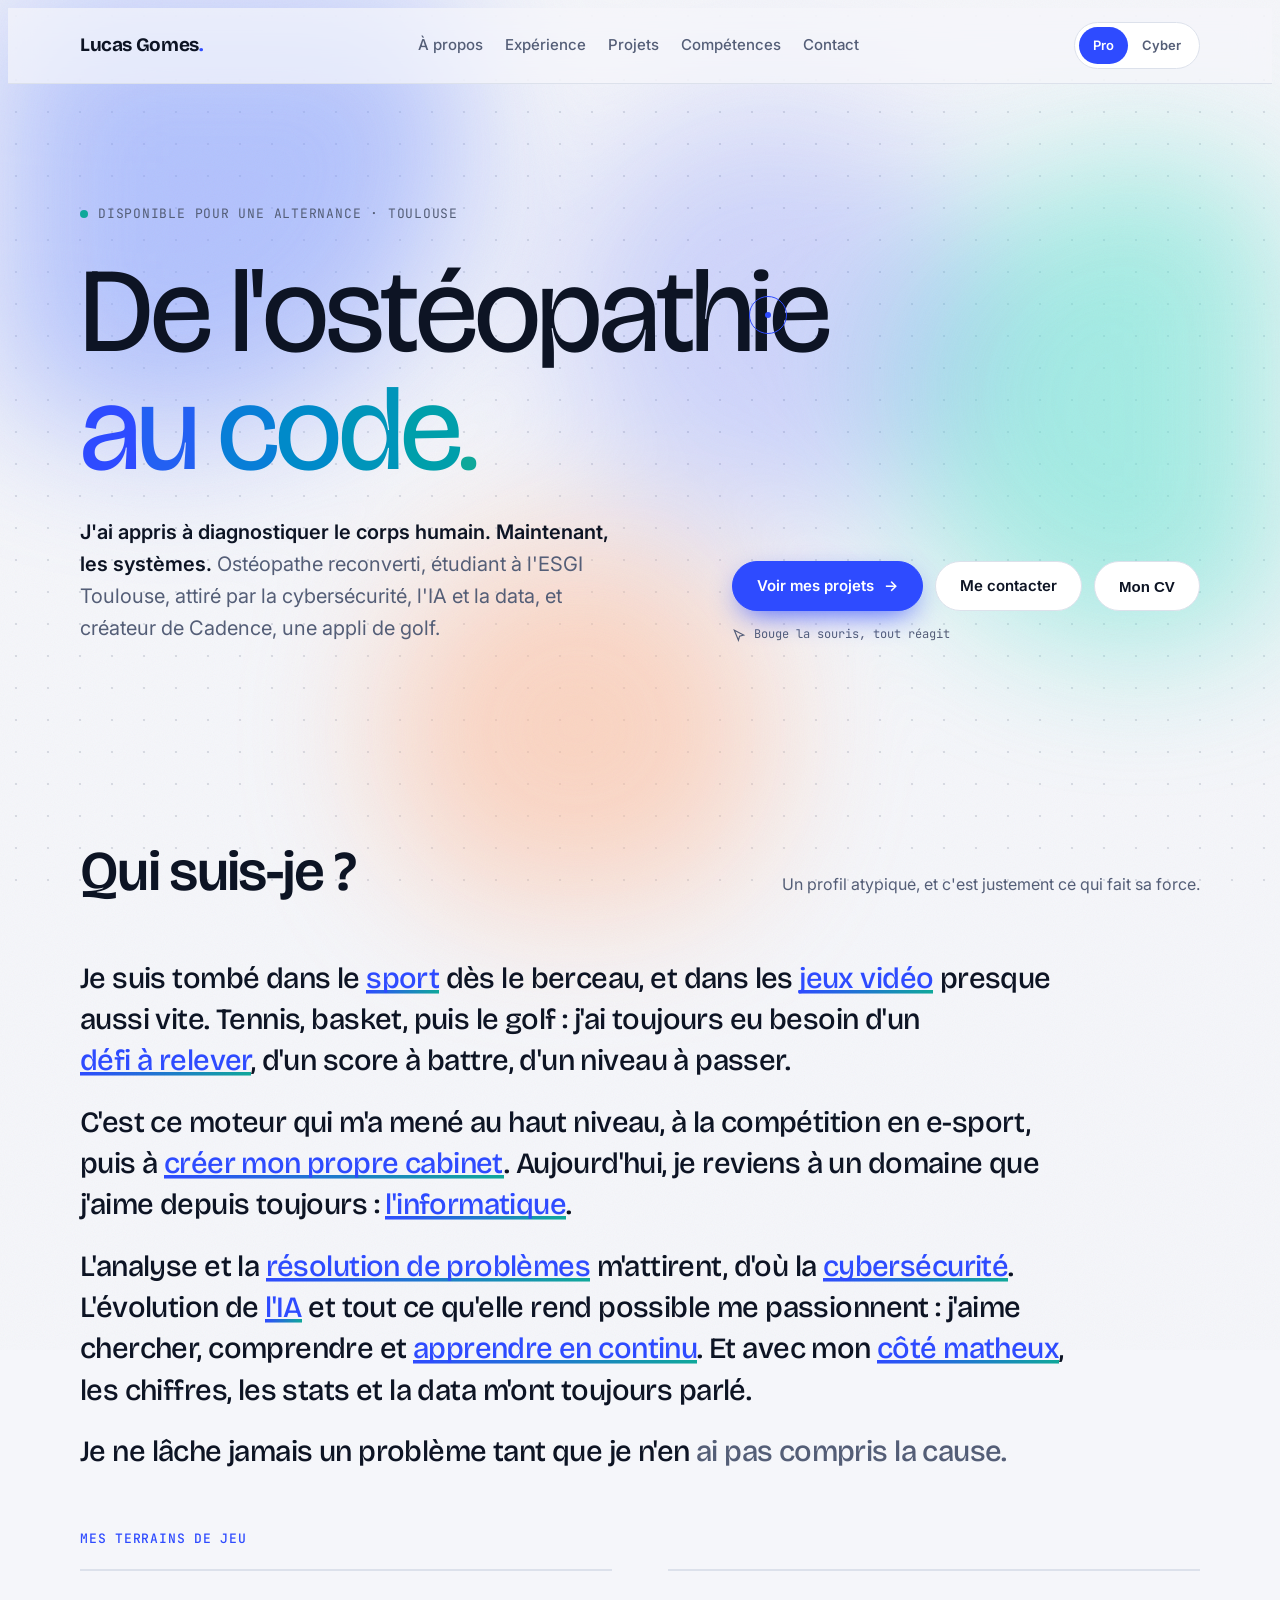
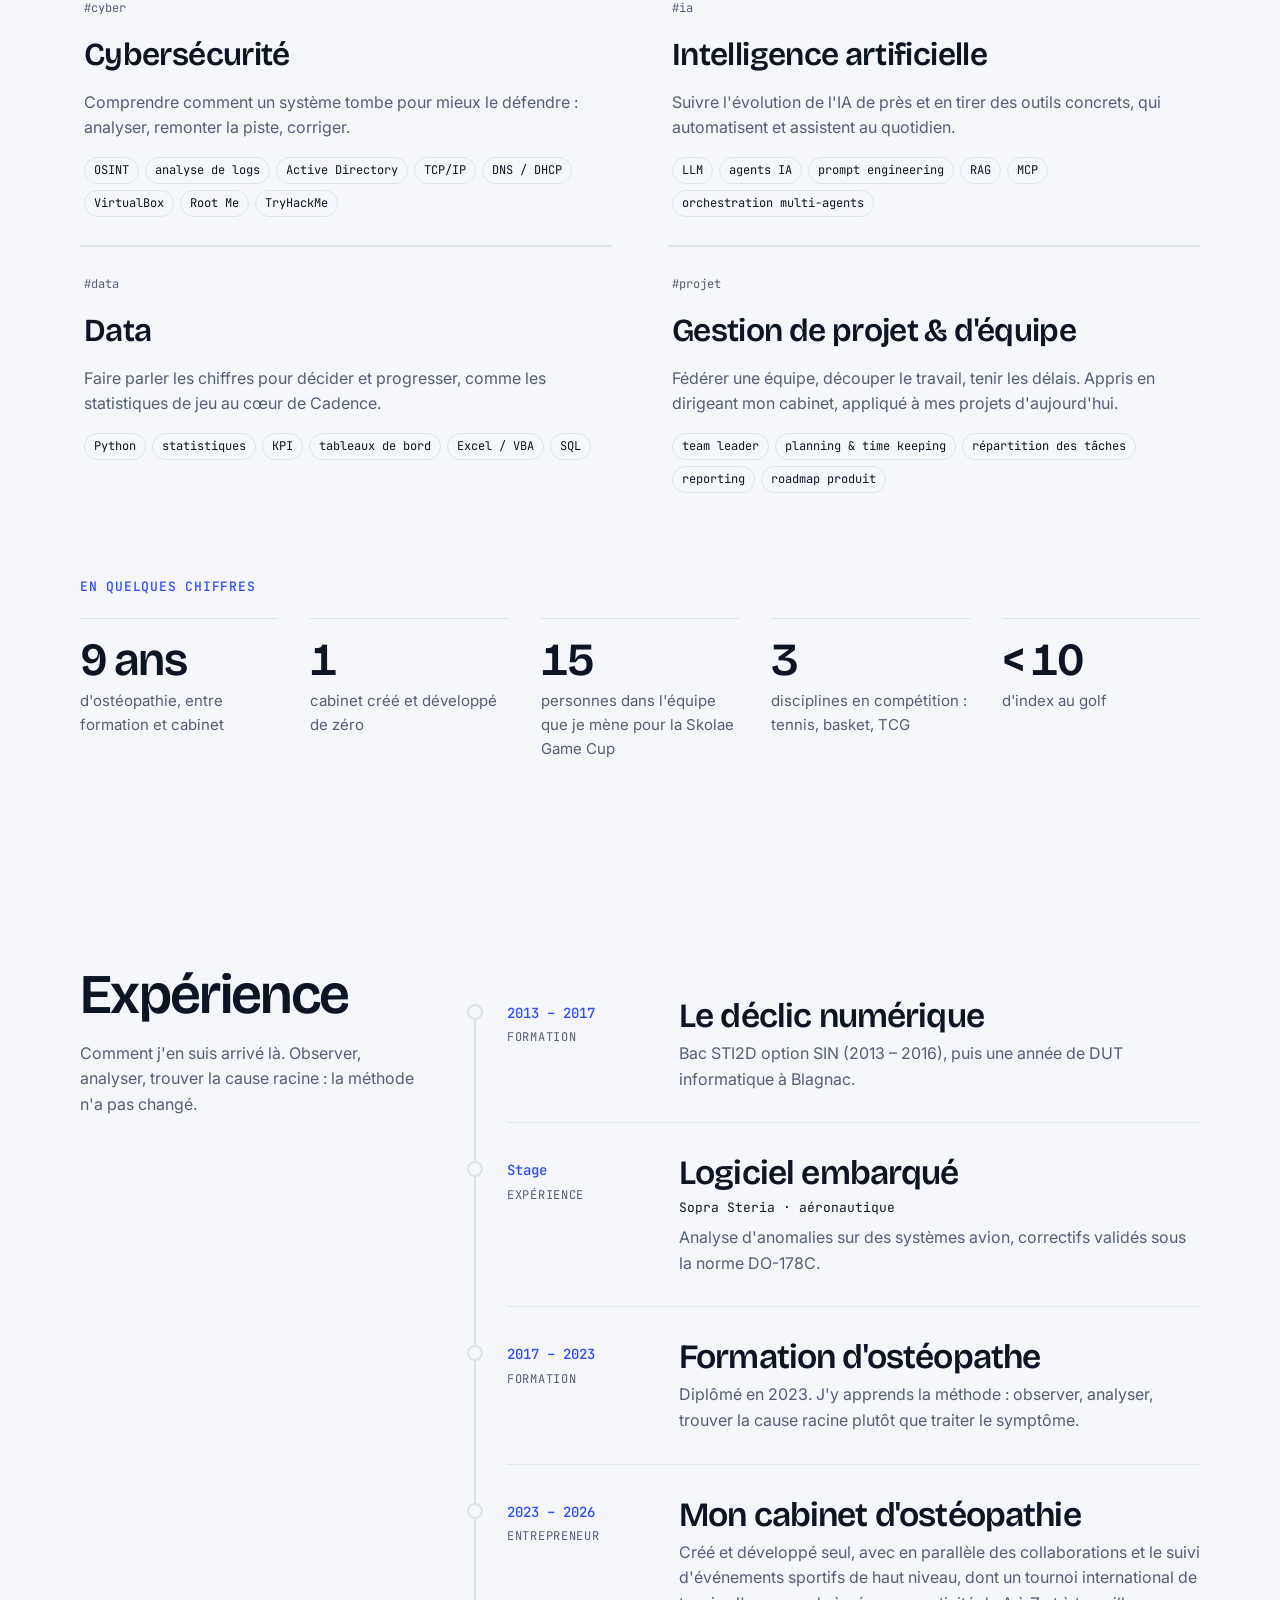
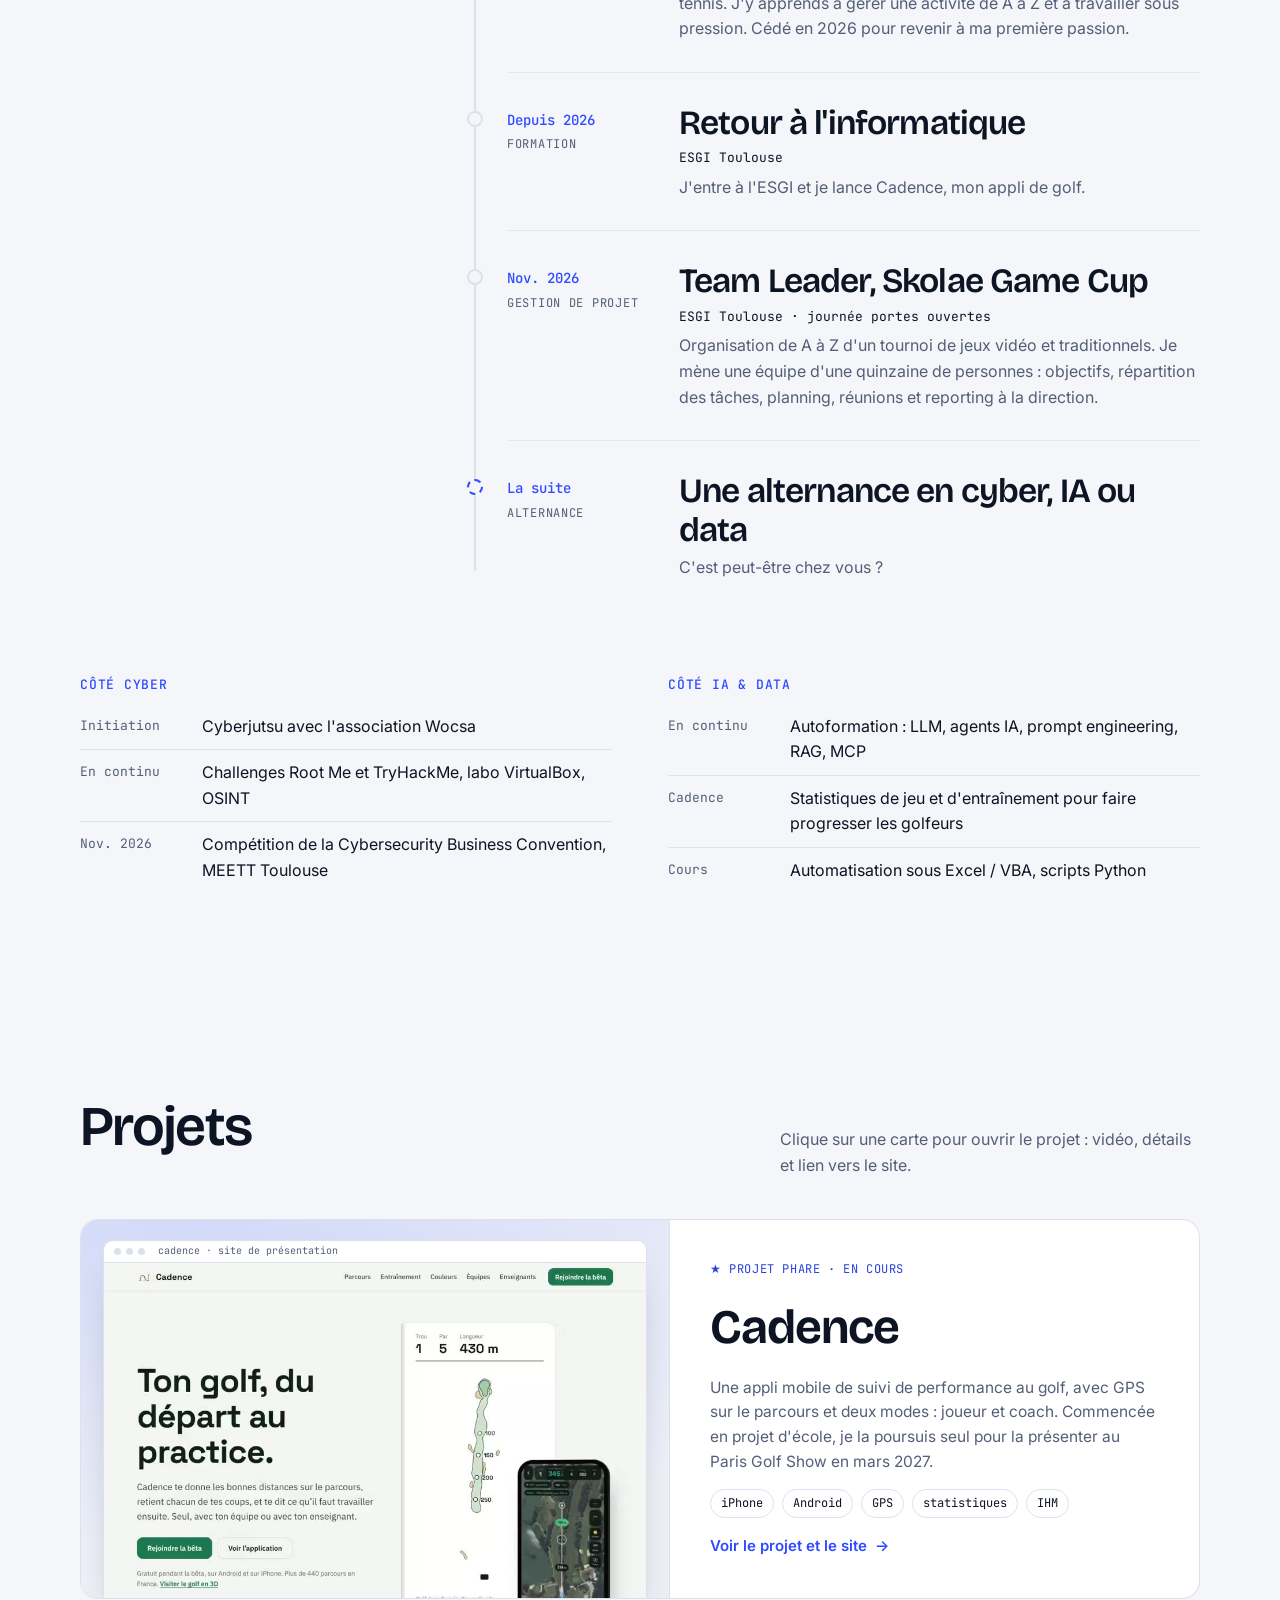
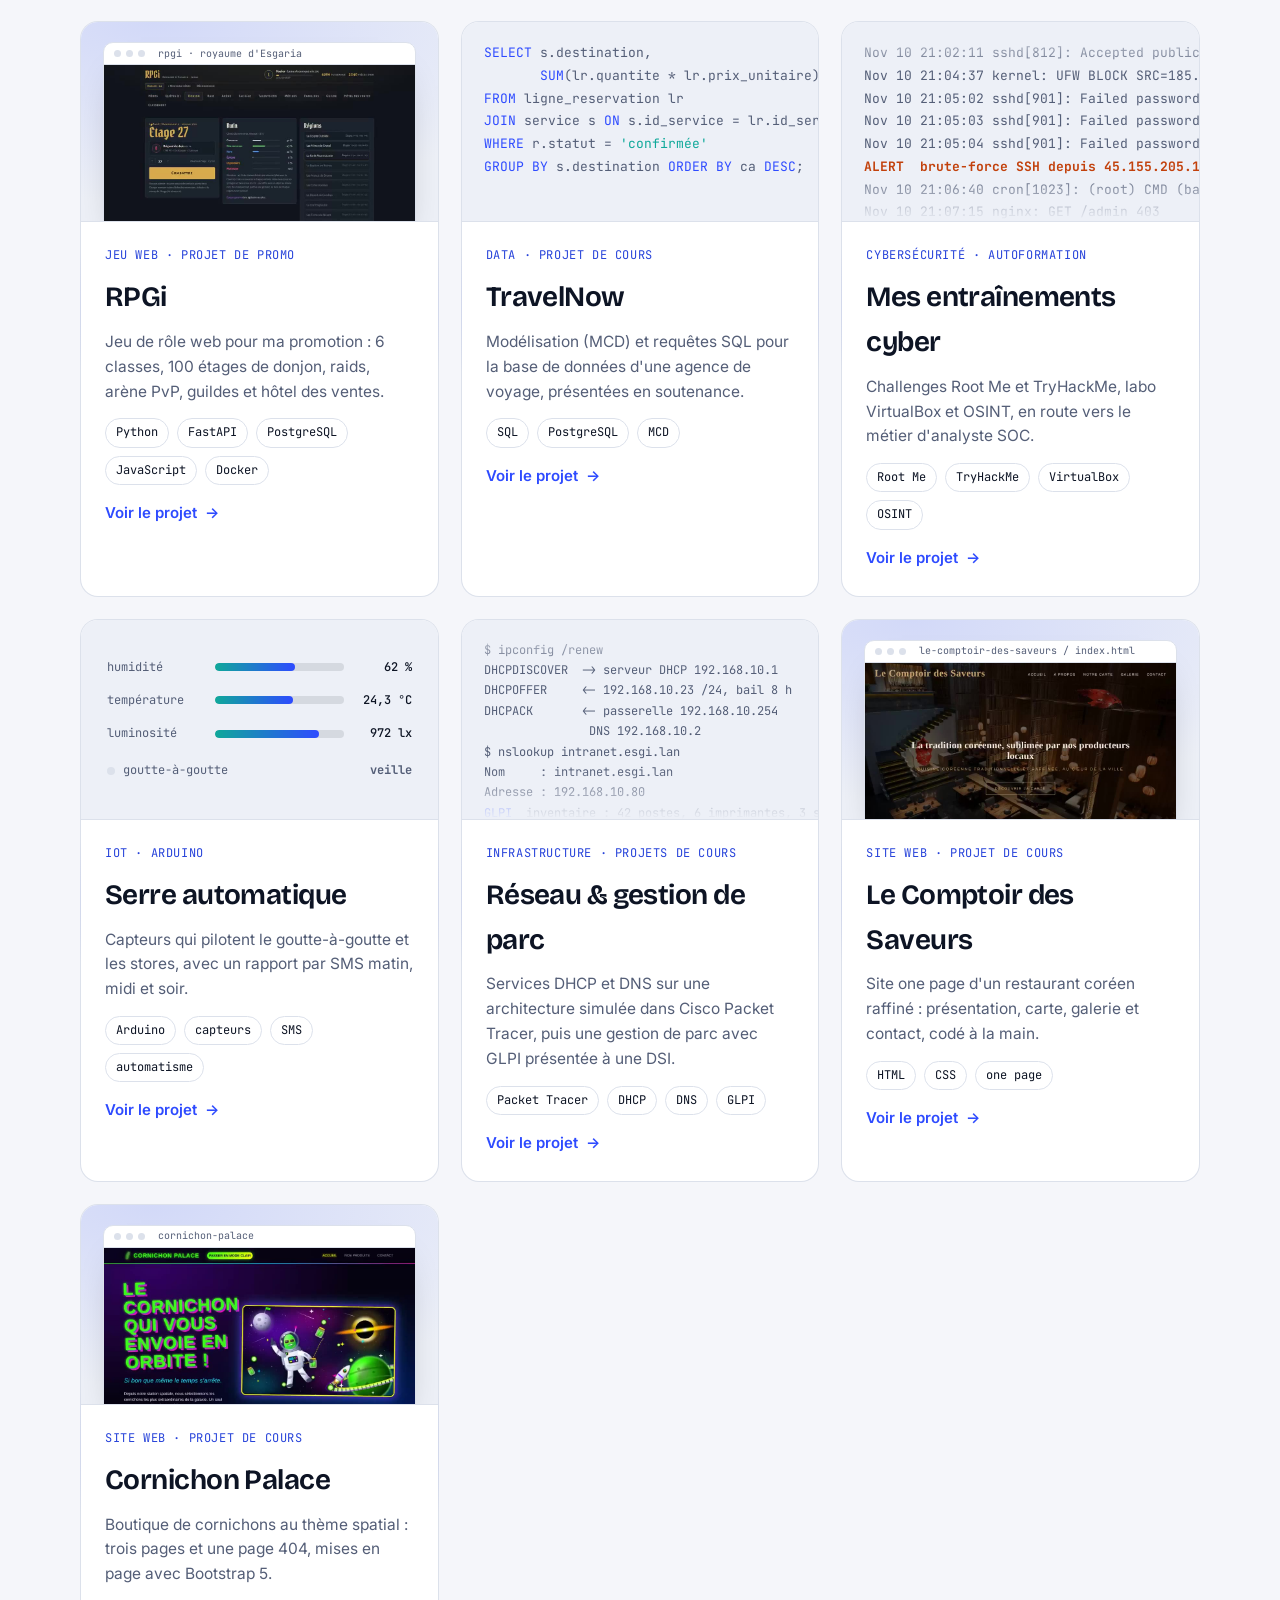
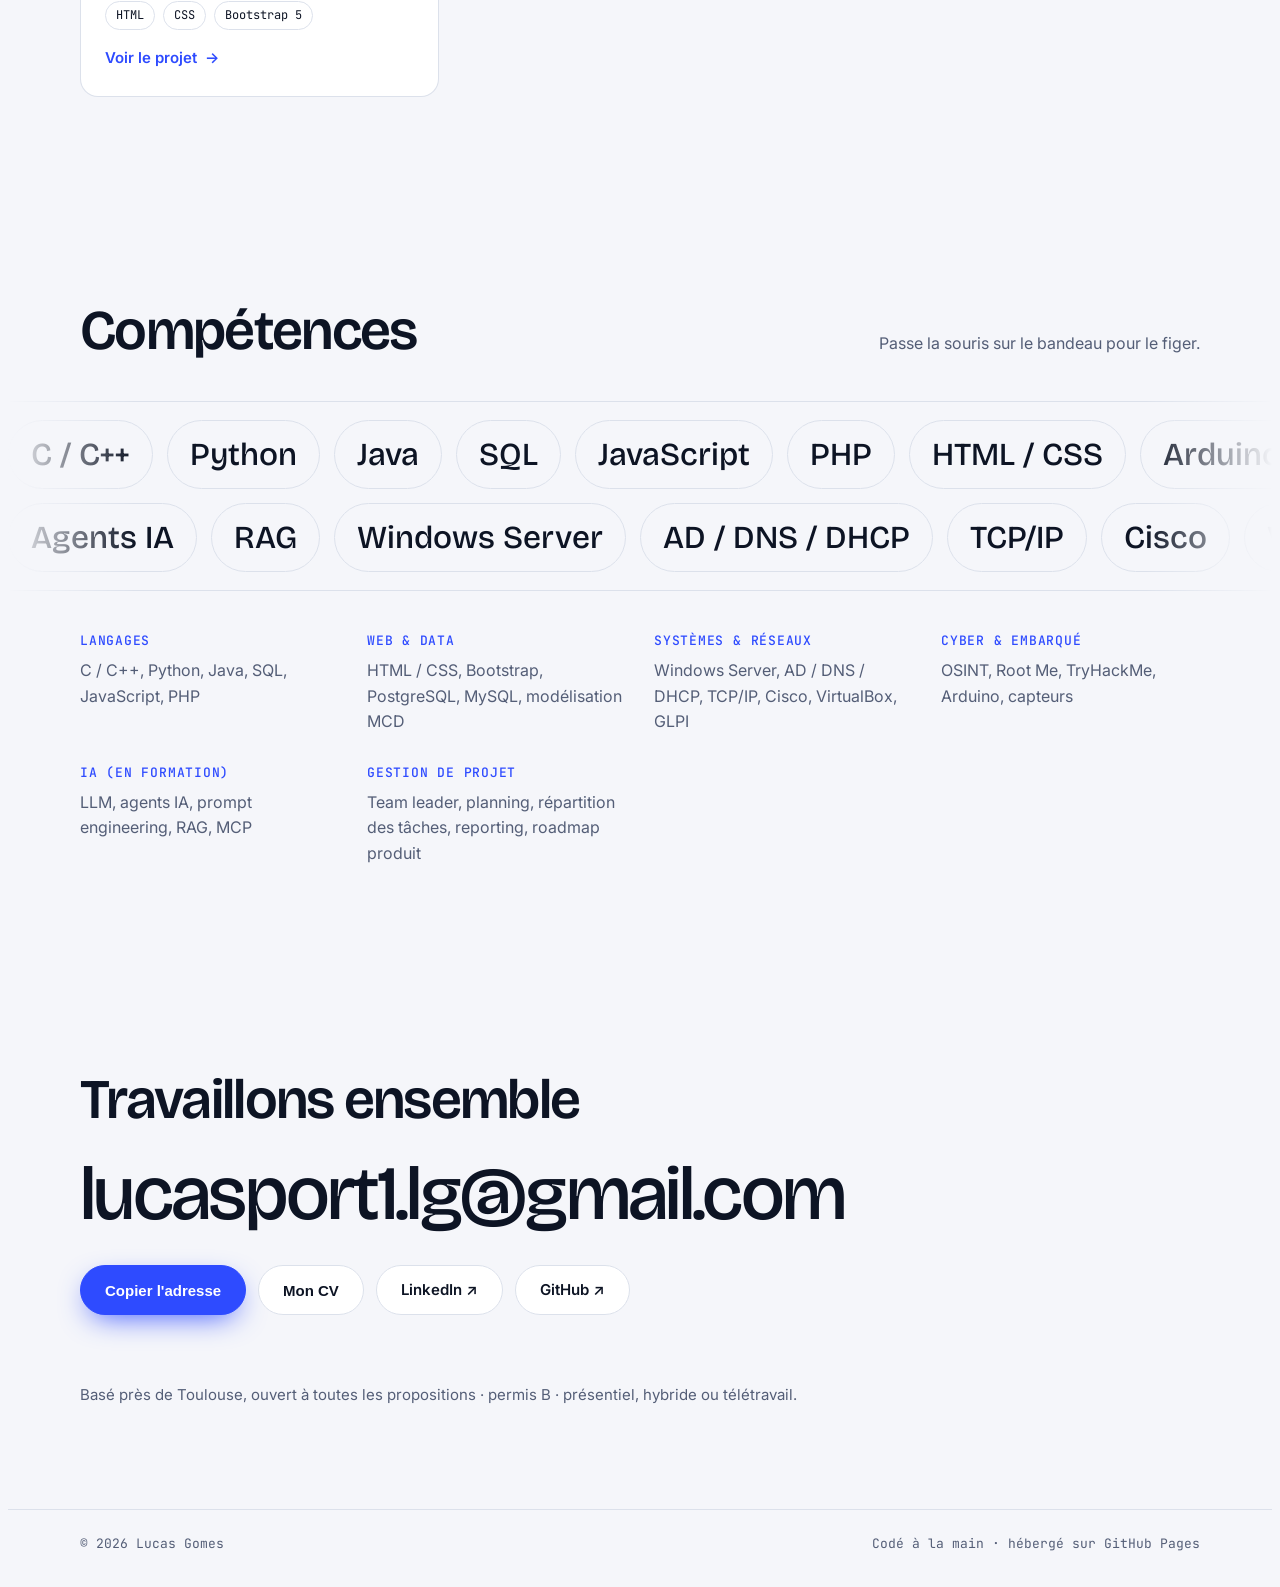
<file: index.html>
<!doctype html>
<html lang="fr">
<head>
<meta charset="utf-8">
<meta name="viewport" content="width=device-width, initial-scale=1, viewport-fit=cover">
<title>Lucas Gomes · Portfolio, alternance cyber, IA et data à Toulouse</title>
<meta name="description" content="Portfolio de Lucas Gomes, étudiant à l'ESGI Toulouse en reconversion vers l'informatique, à la recherche d'une alternance en cybersécurité, IA ou data. Projets : Cadence, TravelNow, serre connectée, sites web.">
<meta name="author" content="Lucas Gomes">
<meta property="og:type" content="website">
<meta property="og:title" content="Lucas Gomes · De l'ostéopathie au code">
<meta property="og:description" content="Étudiant ESGI Toulouse, en recherche d'alternance en cybersécurité, IA ou data.">
<meta property="og:image" content="assets/media/cadence-site-poster.jpg">
<meta name="theme-color" content="#05070B">
<link rel="icon" href="data:image/svg+xml,%3Csvg xmlns='http://www.w3.org/2000/svg' viewBox='0 0 64 64'%3E%3Crect width='64' height='64' rx='14' fill='%2305070B'/%3E%3Ctext x='32' y='42' font-family='monospace' font-size='28' font-weight='700' text-anchor='middle' fill='%233DFFA2'%3ELG%3C/text%3E%3C/svg%3E">
<link rel="preconnect" href="https://fonts.googleapis.com">
<link rel="preconnect" href="https://fonts.gstatic.com" crossorigin>
<link rel="stylesheet" href="https://fonts.googleapis.com/css2?family=Bricolage+Grotesque:opsz,wght@12..96,200..800&family=Inter:wght@400;500;600&family=JetBrains+Mono:wght@400;500;700&display=swap">
<style>
/* Layout : une seule colonne éditoriale (max 1160px), fond vivant fixe derrière (canvas + halos), contenu en couches au-dessus.
   Deux "looks" choisis par le visiteur via data-look sur <html> : pro (clair, dégradés doux) et cyber (sombre, glyphes). */
:root{
  color-scheme: light;
  --bg:#F5F6FA; --bg2:#FFFFFF; --fg:#0D1424; --muted:#545E77; --line:#DCE1EB;
  --card:rgba(255,255,255,.72); --v-bg:#EDF0F7;
  --accent:#2E4BFF; --accent-ink:#FFFFFF; --accent2:#0FA89A; --warn:#C2410C;
  --blob1:#7D98FF; --blob2:#62E3D1; --blob3:#FFB995; --blob-op:.55;
  --field:84,94,119; --field-hot:46,75,255;
  --nav:rgba(245,246,250,.72);
  --display:'Bricolage Grotesque','Space Grotesk',system-ui,sans-serif;
  --body:'Inter',system-ui,-apple-system,'Segoe UI',sans-serif;
  --mono:'JetBrains Mono',ui-monospace,'SFMono-Regular',Menlo,monospace;
  --radius:18px; --h-weight:420; --h-track:-0.035em;
}
:root[data-look="cyber"]{
  color-scheme: dark;
  --bg:#05070B; --bg2:#0A0F15; --fg:#E3EBF2; --muted:#8D9AA9; --line:#1A2430;
  --card:rgba(10,16,23,.78); --v-bg:#081017;
  --accent:#3DFFA2; --accent-ink:#03110A; --accent2:#22D3EE; --warn:#FB923C;
  --blob1:#0C5A40; --blob2:#0A4656; --blob3:#0E3326; --blob-op:.5;
  --field:110,128,148; --field-hot:61,255,162;
  --nav:rgba(5,7,11,.72);
  --display:'JetBrains Mono',ui-monospace,Menlo,monospace;
  --radius:6px; --h-weight:700; --h-track:-0.04em;
}
*{box-sizing:border-box}
html{scroll-behavior:smooth}
body{background:var(--bg);color:var(--fg);font-family:var(--body);font-size:16px;line-height:1.6;overflow-x:hidden;transition:background .4s,color .4s}
::selection{background:var(--accent);color:var(--accent-ink)}
a{color:inherit}
:focus-visible{outline:2px solid var(--accent);outline-offset:3px;border-radius:4px}
.only-cyber{display:none}
:root[data-look="cyber"] .only-cyber{display:revert}
:root[data-look="cyber"] .only-pro{display:none}

/* ---------- fond vivant ---------- */
#field{position:fixed;inset:0;width:100%;height:100%;z-index:0;pointer-events:none}
.blobs{position:fixed;inset:0;z-index:0;pointer-events:none;overflow:hidden;filter:blur(70px);opacity:var(--blob-op);transition:opacity .5s}
.blob{position:absolute;border-radius:50%;will-change:transform}
.b1{width:46vw;height:46vw;left:-10vw;top:-12vw;background:var(--blob1);animation:drift1 22s ease-in-out infinite alternate}
.b2{width:38vw;height:38vw;right:-8vw;top:18vh;background:var(--blob2);animation:drift2 26s ease-in-out infinite alternate}
.b3{width:30vw;height:30vw;left:30vw;top:60vh;background:var(--blob3);animation:drift3 30s ease-in-out infinite alternate}
.bc{width:420px;height:420px;left:0;top:0;background:var(--accent);opacity:.35}
@keyframes drift1{to{transform:translate(18vw,14vh) scale(1.15)}}
@keyframes drift2{to{transform:translate(-20vw,22vh) scale(.9)}}
@keyframes drift3{to{transform:translate(-14vw,-30vh) scale(1.2)}}
.scan{position:fixed;inset:0;z-index:1;pointer-events:none;background:repeating-linear-gradient(to bottom,transparent 0 2px,rgba(0,0,0,.18) 2px 3px);opacity:0;transition:opacity .4s}
:root[data-look="cyber"] .scan{opacity:1}
.grain{position:fixed;inset:-50%;z-index:1;pointer-events:none;opacity:.05;background-image:url("data:image/svg+xml,%3Csvg xmlns='http://www.w3.org/2000/svg' width='160' height='160'%3E%3Cfilter id='n'%3E%3CfeTurbulence type='fractalNoise' baseFrequency='.9' numOctaves='2'/%3E%3C/filter%3E%3Crect width='100%25' height='100%25' filter='url(%23n)'/%3E%3C/svg%3E")}
main,header,footer{position:relative;z-index:2}

/* ---------- curseur ---------- */
.cur{position:fixed;left:0;top:0;z-index:100;pointer-events:none;border-radius:50%;display:none}
.cur-dot{width:6px;height:6px;margin:-3px 0 0 -3px;background:var(--accent)}
.cur-ring{width:38px;height:38px;margin:-19px 0 0 -19px;border:1.5px solid var(--accent);transition:width .25s,height .25s,margin .25s,background .25s,border-radius .25s}
.cur-ring.hover{width:72px;height:72px;margin:-36px 0 0 -36px;background:color-mix(in srgb,var(--accent) 14%,transparent)}
:root[data-look="cyber"] .cur-ring{border-radius:2px}
@media (pointer:fine){ .has-cursor .cur{display:block} .has-cursor, .has-cursor a, .has-cursor button{cursor:none} }

/* ---------- structure ---------- */
.wrap{max-width:1160px;margin:0 auto;padding-left:max(20px,env(safe-area-inset-left,0px));padding-right:max(20px,env(safe-area-inset-right,0px))}
.progress{position:fixed;top:0;left:0;height:3px;width:100%;transform-origin:0 50%;transform:scaleX(0);background:linear-gradient(90deg,var(--accent),var(--accent2));z-index:60}
body::before{content:"";position:fixed;inset:0 0 auto;height:env(safe-area-inset-top,0px);z-index:10;background:var(--bg)}
header{position:sticky;top:env(safe-area-inset-top,0px);z-index:50;backdrop-filter:blur(14px) saturate(1.4);-webkit-backdrop-filter:blur(14px) saturate(1.4);background:var(--nav);border-bottom:1px solid var(--line)}
nav{display:flex;flex-wrap:wrap;align-items:center;justify-content:space-between;gap:12px 24px;padding-block:14px}
.logo{font-family:var(--display);font-weight:700;font-size:19px;text-decoration:none;letter-spacing:-0.02em}
.logo b{color:var(--accent)}
.links{display:flex;flex-wrap:wrap;gap:4px 22px;font-size:15px;font-weight:500}
.links a{text-decoration:none;color:var(--muted);padding-block:8px;position:relative;transition:color .2s}
.links a::after{content:"";position:absolute;left:0;right:0;bottom:4px;height:2px;background:var(--accent);transform:scaleX(0);transform-origin:right;transition:transform .35s cubic-bezier(.7,0,.2,1)}
.links a:hover{color:var(--fg)} .links a:hover::after{transform:scaleX(1);transform-origin:left}
:root[data-look="cyber"] .links a{font-family:var(--mono);font-size:13px}

.switch{position:relative;display:flex;padding:4px;border:1px solid var(--line);border-radius:999px;background:var(--bg2);font-size:13px;font-weight:600}
.switch button{position:relative;z-index:1;border:0;background:none;color:var(--muted);font:inherit;padding:8px 14px;border-radius:999px;min-height:36px;transition:color .3s}
.switch button[aria-pressed="true"]{color:var(--accent-ink)}
.switch .pill{position:absolute;top:4px;bottom:4px;left:4px;border-radius:999px;background:var(--accent);transition:transform .45s cubic-bezier(.7,0,.2,1),width .45s}
:root[data-look="cyber"] .switch,:root[data-look="cyber"] .switch .pill,:root[data-look="cyber"] .switch button{border-radius:4px;font-family:var(--mono)}
::view-transition-old(root),::view-transition-new(root){animation:none;mix-blend-mode:normal}

/* ---------- hero ---------- */
.hero{padding-block:clamp(56px,10vw,120px) clamp(48px,8vw,96px);display:flex;flex-direction:column;gap:28px}
.eyebrow{font-family:var(--mono);font-size:13px;letter-spacing:.06em;text-transform:uppercase;color:var(--muted);display:flex;align-items:center;gap:10px}
.eyebrow .dot{width:8px;height:8px;border-radius:50%;background:var(--accent2);box-shadow:0 0 0 0 var(--accent2);animation:ping 2s infinite}
@keyframes ping{70%{box-shadow:0 0 0 10px transparent}100%{box-shadow:0 0 0 0 transparent}}
:root[data-look="cyber"] .eyebrow{text-transform:none;letter-spacing:0;color:var(--accent)}
.caret{display:inline-block;width:.6em;height:1.1em;background:var(--accent);vertical-align:-.15em;animation:blink 1s steps(1) infinite}
@keyframes blink{50%{opacity:0}}
h1{margin:0;font-family:var(--display);font-weight:var(--h-weight);font-size:clamp(46px,9.4vw,132px);line-height:.98;letter-spacing:var(--h-track);font-variation-settings:'opsz' 96;text-wrap:balance}
h1 .line{display:block}
h1 .w{display:inline-block;white-space:nowrap}
h1 .c{display:inline-block;transition:color .3s;will-change:transform}
h1 .l2 .c{color:color-mix(in oklab,var(--accent) calc(100% - var(--t)*100%),var(--accent2))}
:root[data-look="cyber"] h1{font-size:clamp(38px,7.6vw,104px)}
:root[data-look="cyber"] h1 .l2 .c{color:var(--accent);text-shadow:0 0 24px color-mix(in srgb,var(--accent) 45%,transparent)}
.hero-foot{display:flex;flex-wrap:wrap;align-items:flex-end;justify-content:space-between;gap:28px}
.lede{margin:0;max-width:560px;font-size:clamp(17px,1.6vw,20px);line-height:1.6;color:var(--muted);min-width:0}
.lede strong{color:var(--fg);font-weight:600}
.ctas{display:flex;flex-wrap:wrap;gap:12px}
.btn{display:inline-flex;align-items:center;gap:10px;min-height:50px;padding:0 24px;border-radius:999px;font-weight:600;font-size:15px;text-decoration:none;border:1px solid var(--line);background:var(--bg2);color:var(--fg);transition:background .3s,color .3s,border-color .3s,box-shadow .3s;will-change:transform}
.btn.primary{background:var(--accent);color:var(--accent-ink);border-color:var(--accent);box-shadow:0 10px 30px -10px var(--accent)}
.btn:hover{border-color:var(--accent)}
.btn .arr{transition:transform .3s}
.btn:hover .arr{transform:translateX(4px)}
:root[data-look="cyber"] .btn{border-radius:4px;font-family:var(--mono);font-size:14px}
.hint{font-family:var(--mono);font-size:12px;color:var(--muted);display:flex;align-items:center;gap:8px}
.hint svg{animation:nudge 2.4s ease-in-out infinite}
@keyframes nudge{50%{transform:translate(-4px,-4px)}}

/* ---------- sections ---------- */
section{padding-block:clamp(56px,8vw,104px)}
.sec-head{display:flex;flex-wrap:wrap;align-items:baseline;justify-content:space-between;gap:12px 32px;margin-bottom:40px}
h2{margin:0;font-family:var(--display);font-weight:600;font-size:clamp(32px,4.4vw,56px);letter-spacing:-0.03em;line-height:1.05;text-wrap:balance}
:root[data-look="cyber"] h2{font-weight:700;font-size:clamp(26px,3.4vw,40px)}
:root[data-look="cyber"] h2::before{content:"> ";color:var(--accent)}
.sec-head p{margin:0;color:var(--muted);max-width:420px}

/* à propos */
.about{display:flex;flex-direction:column;gap:56px}
.about .sec-head{margin-bottom:0}
.manifesto{display:flex;flex-direction:column;gap:.7em;font-family:var(--display);font-size:clamp(20px,2.3vw,30px);line-height:1.4;letter-spacing:-0.02em;font-weight:500;max-width:1000px}
.manifesto p{margin:0;text-wrap:pretty}
:root[data-look="cyber"] .manifesto{font-size:clamp(17px,1.8vw,24px);font-weight:500;letter-spacing:-0.01em}
.mw{color:var(--muted);transition:color .5s}
.mw.on{color:var(--fg)}
.k{position:relative;white-space:nowrap;background:linear-gradient(90deg,var(--accent),var(--accent2)) left 92%/0% .12em no-repeat;transition:background-size .7s cubic-bezier(.7,0,.2,1)}
.k.on{background-size:100% .12em}
.k .mw.on{color:var(--accent)}
.k:hover .mw{color:var(--accent2)}
.facts-wrap{display:flex;flex-direction:column;gap:20px}
.f-tags{margin:6px 0 0;padding:0;list-style:none;display:flex;flex-wrap:wrap;gap:6px}
.f-tags li{font-family:var(--mono);font-size:12px;padding:3px 9px;border-radius:999px;border:1px solid var(--line);color:var(--fg);transition:border-color .25s,color .25s,background .25s}
.f-tags li:hover{border-color:var(--accent);color:var(--accent);background:color-mix(in srgb,var(--accent) 8%,transparent)}
:root[data-look="cyber"] .f-tags li{border-radius:3px}
.facts{margin:0;display:grid;grid-template-columns:repeat(auto-fit,minmax(min(100%,170px),1fr));gap:24px 32px}
.facts div{border-top:1px solid var(--line);padding-top:18px;display:flex;flex-direction:column;gap:6px;transition:border-color .3s}
.facts div:hover{border-color:var(--accent)}
.facts dt{font-family:var(--display);font-size:clamp(32px,3.6vw,46px);font-weight:600;letter-spacing:-0.04em;line-height:1;color:var(--fg);font-variant-numeric:tabular-nums;transition:color .3s}
.facts div:hover dt{color:var(--accent)}
.facts dd{margin:0;color:var(--muted);font-size:15px;max-width:220px}
.fields{display:flex;flex-direction:column;gap:20px}
.fields-title{margin:0;font-family:var(--mono);font-size:13px;letter-spacing:.06em;text-transform:uppercase;color:var(--accent);font-weight:500}
.fields-grid{display:grid;grid-template-columns:repeat(auto-fit,minmax(min(100%,420px),1fr));gap:0 56px}
.field{--mx:50%;--my:50%;position:relative;padding:28px 4px 28px;border-top:2px solid var(--line);display:flex;flex-direction:column;gap:10px}
.field::before{content:"";position:absolute;left:0;top:-2px;height:2px;width:100%;background:linear-gradient(90deg,var(--accent),var(--accent2));transform:scaleX(0);transform-origin:left;transition:transform .6s cubic-bezier(.7,0,.2,1)}
.field:hover::before{transform:scaleX(1)}
.f-idx{font-family:var(--mono);font-size:12px;color:var(--muted)}
.f-idx::before{content:"#"}
:root[data-look="cyber"] .f-idx::before{content:"~/"}
.field h4{margin:0;font-family:var(--display);font-size:clamp(24px,2.6vw,32px);font-weight:600;letter-spacing:-0.02em;transition:transform .45s cubic-bezier(.2,.8,.2,1),color .3s}
.field:hover h4{transform:translateX(8px);color:var(--accent)}
.field p{margin:0;color:var(--muted)}

/* expérience : une ligne de vie, sans boîtes */
.xp-layout{display:grid;grid-template-columns:minmax(0,1fr) minmax(0,2.2fr);gap:48px;align-items:start}
@media (max-width:860px){.xp-layout{grid-template-columns:minmax(0,1fr);gap:24px}}
.xp-side{position:sticky;top:110px;display:flex;flex-direction:column;gap:16px}
@media (max-width:860px){.xp-side{position:static}}
.xp-side p{margin:0;color:var(--muted);max-width:340px}
.xp-list{position:relative;display:flex;flex-direction:column;padding-left:44px}
.xp-line{position:absolute;left:11px;top:40px;bottom:40px;width:2px;background:var(--line);border-radius:2px;overflow:hidden}
.xp-fill{position:absolute;inset:0;background:linear-gradient(var(--accent),var(--accent2));transform-origin:top;transform:scaleY(0)}
.xp{--mx:50%;--my:50%;position:relative;display:grid;grid-template-columns:140px minmax(0,1fr);gap:6px 32px;padding-block:30px}
@media (max-width:600px){.xp{grid-template-columns:minmax(0,1fr)}}
.xp+.xp{border-top:1px solid color-mix(in srgb,var(--line) 70%,transparent)}
.xp::before{content:"";position:absolute;inset:0 -24px 0 -12px;pointer-events:none;opacity:0;transition:opacity .4s;background:radial-gradient(420px circle at var(--mx) var(--my),color-mix(in srgb,var(--accent) 10%,transparent),transparent 60%)}
.xp:hover::before{opacity:1}
.xp-node{position:absolute;left:-40px;top:38px;width:16px;height:16px;border-radius:50%;background:var(--bg);border:2px solid var(--line);transition:border-color .4s,background .4s,box-shadow .4s,transform .4s}
.xp.lit .xp-node{border-color:var(--accent);background:var(--accent);box-shadow:0 0 0 6px color-mix(in srgb,var(--accent) 18%,transparent)}
.xp:hover .xp-node{transform:scale(1.3)}
.xp.next .xp-node{background:var(--bg);border-style:dashed;border-color:var(--accent);box-shadow:none}
:root[data-look="cyber"] .xp-node{border-radius:2px}
.xp-when{display:flex;flex-direction:column;gap:4px;padding-top:6px;font-family:var(--mono)}
.xp-date{color:var(--accent);font-weight:500;font-size:14px}
.xp-type{color:var(--muted);font-size:12px;letter-spacing:.06em;text-transform:uppercase}
:root[data-look="cyber"] .xp-date::before{content:"["} :root[data-look="cyber"] .xp-date::after{content:"]"}
:root[data-look="cyber"] .xp-type{text-transform:none;letter-spacing:0}
:root[data-look="cyber"] .xp-type::before{content:"// "}
.xp-what{display:flex;flex-direction:column;gap:6px;min-width:0;transition:transform .45s cubic-bezier(.2,.8,.2,1)}
.xp:hover .xp-what{transform:translateX(10px)}
.xp h3{margin:0;font-family:var(--display);font-size:clamp(22px,2.8vw,34px);font-weight:600;letter-spacing:-0.025em;line-height:1.15;transition:color .3s}
.xp:hover h3{color:var(--accent)}
.xp-what p{margin:0;color:var(--muted);max-width:560px}
.xp-org{font-family:var(--mono);font-size:13px;color:var(--fg)}
.xp-extra{display:grid;grid-template-columns:repeat(auto-fit,minmax(min(100%,300px),1fr));gap:24px 56px;margin-top:64px}
.xp-box h3{margin:0 0 8px;font-family:var(--mono);font-size:13px;letter-spacing:.06em;text-transform:uppercase;color:var(--accent);font-weight:500}
.mini{margin:0;padding:0;list-style:none;display:flex;flex-direction:column}
.mini li{display:grid;grid-template-columns:110px minmax(0,1fr);gap:12px;padding-block:10px;border-top:1px solid var(--line);transition:padding-left .3s,color .3s}
.mini li:first-child{border-top:0}
.mini li:hover{padding-left:8px}
.mini li span{font-family:var(--mono);font-size:13px;color:var(--muted);padding-top:2px}
@media (max-width:420px){.mini li{grid-template-columns:minmax(0,1fr);gap:2px}}

/* projets */
.cards{display:grid;grid-template-columns:repeat(auto-fit,minmax(min(100%,330px),1fr));gap:22px;perspective:1200px}
.card{--mx:50%;--my:50%;position:relative;display:flex;flex-direction:column;text-decoration:none;color:var(--fg);border-radius:var(--radius);border:1px solid transparent;
  background:linear-gradient(var(--bg2),var(--bg2)) padding-box,radial-gradient(420px circle at var(--mx) var(--my),var(--accent),var(--line) 45%) border-box;
  transform-style:preserve-3d;transition:transform .5s cubic-bezier(.2,.8,.2,1),box-shadow .4s;overflow:hidden;min-width:0}
.card::before{content:"";position:absolute;inset:0;z-index:3;pointer-events:none;opacity:0;transition:opacity .3s;background:radial-gradient(500px circle at var(--mx) var(--my),color-mix(in srgb,var(--accent) 16%,transparent),transparent 45%)}
.card:hover::before{opacity:1}
.card:hover{box-shadow:0 30px 60px -30px color-mix(in srgb,var(--accent) 55%,transparent)}
.visual{position:relative;height:200px;background:var(--v-bg);overflow:hidden;border-bottom:1px solid var(--line)}
.card-body{padding:24px 24px 26px;display:flex;flex-direction:column;gap:10px;transform:translateZ(30px)}
.kind{font-family:var(--mono);font-size:12px;letter-spacing:.05em;text-transform:uppercase;color:var(--accent)}
:root[data-look="pro"] .kind{color:color-mix(in oklab,var(--accent) 85%,var(--fg))}
.card h3{margin:0;font-family:var(--display);font-size:28px;font-weight:650;letter-spacing:-0.02em}
.card p{margin:0;color:var(--muted);font-size:15.5px}
.tags{display:flex;flex-wrap:wrap;gap:8px;margin-top:4px}
.tag{font-family:var(--mono);font-size:12px;padding:4px 10px;border-radius:999px;border:1px solid var(--line);color:var(--fg)}
.tag.todo{border-style:dashed;color:var(--muted)}
:root[data-look="cyber"] .tag{border-radius:3px}
.more{margin-top:6px;font-weight:600;font-size:15px;color:var(--accent);display:flex;gap:8px;align-items:center}
.more span{transition:transform .3s}
.card:hover .more span{transform:translateX(6px)}

/* visuels de projet */
.v-cadence{background:repeating-radial-gradient(circle at 70% 55%,transparent 0 18px,color-mix(in srgb,var(--accent2) 22%,transparent) 18px 19px),var(--v-bg)}
.v-cadence .hole{position:absolute;left:70%;top:55%;width:14px;height:14px;margin:-7px;border-radius:50%;background:var(--fg)}
.v-cadence .flag{position:absolute;left:70%;top:55%;width:2px;height:64px;margin-top:-64px;background:var(--fg)}
.v-cadence .flag::after{content:"";position:absolute;left:2px;top:0;border-left:26px solid var(--accent);border-top:9px solid transparent;border-bottom:9px solid transparent;transform-origin:left;animation:wave 1.6s ease-in-out infinite alternate}
@keyframes wave{to{transform:scaleX(.7) skewY(6deg)}}
.v-cadence .ball{position:absolute;left:14%;top:78%;width:16px;height:16px;margin:-8px;border-radius:50%;background:radial-gradient(circle at 35% 30%,#FFFFFF 55%,#D9DEE6);border:1px solid rgba(0,0,0,.12);box-shadow:0 4px 10px rgba(0,0,0,.2);transition:left 1.1s cubic-bezier(.3,.7,.2,1),top 1.1s cubic-bezier(.5,0,.3,1)}
.v-cadence .trail{position:absolute;inset:0}
.card:hover .v-cadence .ball{left:70%;top:55%}
:root[data-look="cyber"] .v-cadence .ball{border-color:transparent;box-shadow:0 0 12px 2px color-mix(in srgb,var(--accent) 55%,transparent),0 0 0 1px var(--accent)}
.v-rpgi{display:grid;grid-template-columns:repeat(12,1fr);grid-template-rows:repeat(5,1fr);gap:4px;padding:16px}
.v-rpgi i{border-radius:3px;background:color-mix(in srgb,var(--accent) calc(var(--k)*100%),var(--v-bg));transition:transform .5s cubic-bezier(.2,.8,.2,1),background .5s;transition-delay:calc(var(--d)*18ms)}
.card:hover .v-rpgi i{transform:rotateY(180deg) scale(.86);background:color-mix(in srgb,var(--accent2) calc(var(--k)*100%),var(--v-bg))}
.code{font-family:var(--mono);font-size:13px;line-height:1.75;padding:20px 22px;margin:0;white-space:pre;color:var(--muted);position:relative}
.code .k{color:var(--accent)} .code .s{color:var(--accent2)} .code .warn{color:var(--warn);font-weight:700}
.v-travel::after{content:"";position:absolute;left:0;right:0;top:20px;height:23px;background:color-mix(in srgb,var(--accent) 14%,transparent);border-left:3px solid var(--accent);transform:translateY(0);opacity:0;transition:opacity .3s}
.card:hover .v-travel::after{opacity:1;animation:rows 2.4s steps(1) infinite}
@keyframes rows{0%{transform:translateY(0)}25%{transform:translateY(23px)}50%{transform:translateY(46px)}75%{transform:translateY(69px)}}
.v-soc .code{animation:logs 9s linear infinite;animation-play-state:paused}
.card:hover .v-soc .code{animation-play-state:running}
@keyframes logs{to{transform:translateY(-50%)}}
/* mini-navigateurs des sites web */
.v-web{background:radial-gradient(120% 90% at 20% 0%,color-mix(in srgb,var(--accent) 14%,var(--v-bg)),var(--v-bg))}
.browser{position:absolute;left:22px;right:22px;top:20px;bottom:-12px;border:1px solid var(--line);border-radius:10px 10px 0 0;background:var(--bg2);overflow:hidden;box-shadow:0 20px 40px -24px rgba(0,0,0,.45);transition:transform .6s cubic-bezier(.2,.8,.2,1)}
.card:hover .browser{transform:translateY(-6px)}
:root[data-look="cyber"] .browser{border-radius:4px 4px 0 0}
.bar{height:22px;display:flex;gap:5px;align-items:center;padding:0 10px;border-bottom:1px solid var(--line)}
.bar i{width:7px;height:7px;border-radius:50%;background:var(--line)}
.bar .url{margin-left:8px;font-family:var(--mono);font-size:10px;color:var(--muted);white-space:nowrap;overflow:hidden;text-overflow:ellipsis}
.viewport{position:relative;height:calc(100% - 22px);overflow:hidden}
/* projet phare en pleine largeur */
.card.feat{grid-column:1/-1;flex-direction:row;flex-wrap:wrap}
.card.feat .visual{flex:1 1 420px;height:auto;min-height:280px;border-bottom:0;border-right:1px solid var(--line)}
.card.feat .card-body{flex:1 1 360px;justify-content:center;padding:40px}
.card.feat h3{font-size:clamp(32px,4vw,48px)}
/* serre : jauges de capteurs */
.v-serre{display:flex;flex-direction:column;justify-content:center;gap:14px;padding:22px 26px;font-family:var(--mono);font-size:12px}
.gauge{display:grid;grid-template-columns:96px minmax(0,1fr) 56px;align-items:center;gap:12px;color:var(--muted)}
.gauge i{position:relative;height:8px;border-radius:4px;background:color-mix(in srgb,var(--fg) 10%,transparent);overflow:hidden}
.gauge i u{position:absolute;inset:0;width:50%;border-radius:inherit;background:linear-gradient(90deg,var(--accent2),var(--accent));transition:width .5s}
.gauge b{color:var(--fg);font-weight:500;text-align:right}
.pump{display:flex;align-items:center;gap:8px;color:var(--muted);margin-top:4px}
.pump em{font-style:normal;margin-left:auto;font-weight:700;color:var(--muted)}
.pump.on em{color:var(--accent)}
.led{width:8px;height:8px;border-radius:50%;background:var(--line);transition:background .3s}
.pump.on .led{background:var(--accent2);animation:ping 1.1s infinite}
.viewport video{width:100%;height:100%;object-fit:cover;object-position:top;display:block;background:var(--v-bg)}
.v-res .code{font-size:12px;line-height:1.7}
.big-view.vid{height:auto;overflow:hidden;background:#000}
.big-view video{width:100%;max-height:min(68vh,640px);display:block;background:#000}
.ov-links{display:flex;flex-wrap:wrap;gap:10px;margin-top:6px}
.where{color:var(--muted);font-size:15px;margin:0}
.viewport .shot{width:100%;display:block;transition:transform 6s cubic-bezier(.45,0,.2,1)}
.card:hover .viewport .shot{transform:translateY(calc(-100% + 170px))}
.slides{display:flex;width:300%;height:100%}
.slides img{width:33.333%;height:100%;flex:none;object-fit:cover;object-position:top}
.card:hover .slides{animation:pages 5s cubic-bezier(.7,0,.2,1) infinite}
@keyframes pages{0%,22%{transform:translateX(0)}33%,55%{transform:translateX(-33.333%)}66%,88%{transform:translateX(-66.666%)}100%{transform:translateX(0)}}

/* fiche projet (ouverte au clic sur une carte) */
.ov{position:fixed;inset:0;z-index:80;overflow-y:auto;overscroll-behavior:contain;background:color-mix(in srgb,var(--bg) 94%,transparent);backdrop-filter:blur(18px);-webkit-backdrop-filter:blur(18px);padding-top:env(safe-area-inset-top,0px);padding-bottom:env(safe-area-inset-bottom,0px)}
.ov-inner{padding-block:28px 64px;display:flex;flex-direction:column;gap:24px}
.ov-top{display:flex;justify-content:space-between;align-items:center;gap:16px;flex-wrap:wrap}
.ov h2{font-size:clamp(34px,5.4vw,72px)}
.ov-grid{display:grid;grid-template-columns:repeat(auto-fit,minmax(min(100%,300px),1fr));gap:32px;align-items:start}
.ov-grid.has-media{grid-template-columns:minmax(0,1fr) minmax(0,1.9fr)}
@media (max-width:860px){.ov-grid.has-media{grid-template-columns:minmax(0,1fr)}}
.ov-info{display:flex;flex-direction:column;gap:20px;min-width:0}
.ov-info>p{margin:0;font-size:17px;line-height:1.7;color:var(--muted)}
.ov dl{margin:0;display:flex;flex-direction:column;gap:14px}
.ov dt{font-family:var(--mono);font-size:12px;letter-spacing:.06em;text-transform:uppercase;color:var(--accent)}
.ov dd{margin:2px 0 0}
.big-browser{border:1px solid var(--line);border-radius:12px;overflow:hidden;background:var(--bg2);box-shadow:0 40px 80px -40px rgba(0,0,0,.5);min-width:0}
:root[data-look="cyber"] .big-browser{border-radius:4px;box-shadow:0 0 0 1px color-mix(in srgb,var(--accent) 30%,transparent),0 40px 80px -40px color-mix(in srgb,var(--accent) 35%,transparent)}
.big-browser .bar{height:38px;padding:0 14px;gap:7px}
.big-browser .bar i{width:10px;height:10px}
.big-browser .bar .url{font-size:12px;margin-left:12px;padding:4px 12px;border-radius:6px;background:var(--v-bg);flex:1;max-width:420px}
.tabs{display:flex;flex-wrap:wrap;gap:6px;padding:10px 14px;border-bottom:1px solid var(--line)}
.tabs button{border:1px solid var(--line);background:none;color:var(--muted);font:500 13px var(--body);padding:8px 14px;border-radius:999px;min-height:36px;transition:background .25s,color .25s,border-color .25s}
.tabs button[aria-pressed="true"]{background:var(--accent);border-color:var(--accent);color:var(--accent-ink)}
:root[data-look="cyber"] .tabs button{border-radius:4px;font-family:var(--mono)}
.big-view{max-height:min(68vh,640px);overflow-y:auto;background:var(--v-bg)}
.big-view img{width:100%;display:block}
.scroll-hint{font-family:var(--mono);font-size:12px;color:var(--muted)}
.soon{border:1px dashed var(--line);border-radius:var(--radius);padding:32px;display:flex;flex-direction:column;gap:10px;background:var(--card)}
.soon strong{font-family:var(--display);font-size:22px}
.soon p{margin:0;color:var(--muted)}
.v-soc::after{content:"";position:absolute;inset:0;background:linear-gradient(var(--v-bg),transparent 25%,transparent 75%,var(--v-bg));pointer-events:none}

/* compétences */
.marquee{overflow:hidden;border-block:1px solid var(--line);padding-block:18px;display:flex;flex-direction:column;gap:14px;mask-image:linear-gradient(90deg,transparent,#000 10%,#000 90%,transparent);-webkit-mask-image:linear-gradient(90deg,transparent,#000 10%,#000 90%,transparent)}
.track{display:flex;gap:14px;width:max-content;animation:slide 38s linear infinite}
.track.rev{animation-direction:reverse;animation-duration:46s}
.marquee:hover .track{animation-play-state:paused}
@keyframes slide{to{transform:translateX(-50%)}}
.chip{font-family:var(--display);font-size:clamp(20px,2.6vw,32px);font-weight:500;padding:8px 22px;border-radius:999px;border:1px solid var(--line);white-space:nowrap;transition:background .25s,color .25s,transform .25s,border-color .25s}
.chip:hover{background:var(--accent);color:var(--accent-ink);border-color:var(--accent);transform:scale(1.06) rotate(-2deg)}
:root[data-look="cyber"] .chip{border-radius:4px;font-size:clamp(16px,2vw,24px)}
.skills{display:grid;grid-template-columns:repeat(auto-fit,minmax(220px,1fr));gap:28px;margin-top:40px}
.skills h3{margin:0 0 6px;font-family:var(--mono);font-size:13px;letter-spacing:.06em;text-transform:uppercase;color:var(--accent);font-weight:500}
.skills p{margin:0;color:var(--muted)}

/* contact */
.contact{display:flex;flex-direction:column;gap:24px}
.big-mail{font-family:var(--display);font-size:clamp(28px,6vw,80px);font-weight:500;letter-spacing:-0.035em;line-height:1.05;word-break:break-word;margin:0;
  background:linear-gradient(90deg,var(--accent),var(--accent2)) left bottom/0% 4px no-repeat;padding-bottom:6px;transition:background-size .6s cubic-bezier(.7,0,.2,1);width:fit-content;max-width:100%}
.big-mail:hover{background-size:100% 4px}
:root[data-look="cyber"] .big-mail{font-size:clamp(22px,4.6vw,60px)}
.copy-msg{font-family:var(--mono);font-size:13px;color:var(--accent2);min-height:20px}
footer{border-top:1px solid var(--line)}
footer .wrap{padding-block:24px;display:flex;flex-wrap:wrap;justify-content:space-between;gap:12px;font-size:13px;color:var(--muted);font-family:var(--mono)}

@media (prefers-reduced-motion:reduce){
  *,*::before,*::after{animation:none!important;transition-duration:.01ms!important}
  html{scroll-behavior:auto}
}
</style>
</head>
<body>

<canvas id="field" aria-hidden="true"></canvas>
<div class="blobs" aria-hidden="true"><div class="blob b1"></div><div class="blob b2"></div><div class="blob b3"></div><div class="blob bc" id="blobCursor"></div></div>
<div class="scan" aria-hidden="true"></div>
<div class="grain" aria-hidden="true"></div>
<div class="progress" id="progress" aria-hidden="true"></div>
<div class="cur cur-ring" id="curRing" aria-hidden="true"></div>
<div class="cur cur-dot" id="curDot" aria-hidden="true"></div>

<header>
  <nav class="wrap" aria-label="Navigation principale">
    <a class="logo" href="#top"><span class="only-pro">Lucas Gomes<b>.</b></span><span class="only-cyber"><b>lucas</b>@gomes:~$</span></a>
    <div class="links">
      <a href="#apropos"><span class="only-pro">À propos</span><span class="only-cyber">./whoami</span></a>
      <a href="#experience"><span class="only-pro">Expérience</span><span class="only-cyber">./experience</span></a>
      <a href="#projets"><span class="only-pro">Projets</span><span class="only-cyber">./projets</span></a>
      <a href="#competences"><span class="only-pro">Compétences</span><span class="only-cyber">./stack</span></a>
      <a href="#contact"><span class="only-pro">Contact</span><span class="only-cyber">./contact</span></a>
    </div>
    <div class="switch" role="group" aria-label="Thème du site">
      <span class="pill" id="pill"></span>
      <button type="button" id="look-pro" data-look="pro" aria-pressed="true">Pro</button>
      <button type="button" id="look-cyber" data-look="cyber" aria-pressed="false">Cyber</button>
    </div>
  </nav>
</header>

<main id="top">
  <div class="wrap hero">
    <div class="eyebrow">
      <span class="only-pro" style="display:flex;align-items:center;gap:10px"><span class="dot"></span>Disponible pour une alternance · Toulouse</span>
      <span class="only-cyber"><span id="typed"></span><span class="caret"></span></span>
    </div>
    <h1 id="title" aria-label="De l'ostéopathie au code.">
      <span class="line l1" data-text="De l'ostéopathie"></span>
      <span class="line l2" data-text="au code."></span>
    </h1>
    <div class="hero-foot">
      <p class="lede"><strong>J'ai appris à diagnostiquer le corps humain. Maintenant, les systèmes.</strong> Ostéopathe reconverti, étudiant à l'ESGI Toulouse, attiré par la cybersécurité, l'IA et la data, et créateur de Cadence, une appli de golf.</p>
      <div style="display:flex;flex-direction:column;gap:14px;align-items:flex-start">
        <div class="ctas">
          <a class="btn primary magnet" href="#projets">Voir mes projets <span class="arr">→</span></a>
          <a class="btn magnet" href="#contact">Me contacter</a>
          <button type="button" class="btn magnet" data-open="cv">Mon CV</button>
        </div>
        <span class="hint"><svg width="14" height="14" viewBox="0 0 24 24" fill="none" stroke="currentColor" stroke-width="2" aria-hidden="true"><path d="M4 4l7 17 2-7 7-2z"/></svg>Bouge la souris, tout réagit</span>
      </div>
    </div>
  </div>

  <section id="apropos">
    <div class="wrap about">
      <div class="sec-head">
        <h2 class="scr">Qui suis-je ?</h2>
        <p>Un profil atypique, et c'est justement ce qui fait sa force.</p>
      </div>
      <div class="manifesto" id="manifesto">
        <p>Je suis tombé dans le <span class="k">sport</span> dès le berceau, et dans les <span class="k">jeux vidéo</span> presque aussi vite. Tennis, basket, puis le golf : j'ai toujours eu besoin d'un <span class="k">défi à relever</span>, d'un score à battre, d'un niveau à passer.</p>
        <p>C'est ce moteur qui m'a mené au haut niveau, à la compétition en e-sport, puis à <span class="k">créer mon propre cabinet</span>. Aujourd'hui, je reviens à un domaine que j'aime depuis toujours : <span class="k">l'informatique</span>.</p>
        <p>L'analyse et la <span class="k">résolution de problèmes</span> m'attirent, d'où la <span class="k">cybersécurité</span>. L'évolution de <span class="k">l'IA</span> et tout ce qu'elle rend possible me passionnent : j'aime chercher, comprendre et <span class="k">apprendre en continu</span>. Et avec mon <span class="k">côté matheux</span>, les chiffres, les stats et la data m'ont toujours parlé.</p>
        <p>Je ne lâche jamais un problème tant que je n'en ai pas <span class="k">compris la cause</span>.</p>
      </div>
      <div class="fields">
        <h3 class="fields-title">Mes terrains de jeu</h3>
        <div class="fields-grid">
          <article class="field">
            <span class="f-idx">cyber</span>
            <h4>Cybersécurité</h4>
            <p>Comprendre comment un système tombe pour mieux le défendre : analyser, remonter la piste, corriger.</p>
            <ul class="f-tags"><li>OSINT</li><li>analyse de logs</li><li>Active Directory</li><li>TCP/IP</li><li>DNS / DHCP</li><li>VirtualBox</li><li>Root Me</li><li>TryHackMe</li></ul>
          </article>
          <article class="field">
            <span class="f-idx">ia</span>
            <h4>Intelligence artificielle</h4>
            <p>Suivre l'évolution de l'IA de près et en tirer des outils concrets, qui automatisent et assistent au quotidien.</p>
            <ul class="f-tags"><li>LLM</li><li>agents IA</li><li>prompt engineering</li><li>RAG</li><li>MCP</li><li>orchestration multi-agents</li></ul>
          </article>
          <article class="field">
            <span class="f-idx">data</span>
            <h4>Data</h4>
            <p>Faire parler les chiffres pour décider et progresser, comme les statistiques de jeu au cœur de Cadence.</p>
            <ul class="f-tags"><li>Python</li><li>statistiques</li><li>KPI</li><li>tableaux de bord</li><li>Excel / VBA</li><li>SQL</li></ul>
          </article>
          <article class="field">
            <span class="f-idx">projet</span>
            <h4>Gestion de projet &amp; d'équipe</h4>
            <p>Fédérer une équipe, découper le travail, tenir les délais. Appris en dirigeant mon cabinet, appliqué à mes projets d'aujourd'hui.</p>
            <ul class="f-tags"><li>team leader</li><li>planning &amp; time keeping</li><li>répartition des tâches</li><li>reporting</li><li>roadmap produit</li></ul>
          </article>
        </div>
      </div>
      <div class="facts-wrap">
        <h3 class="fields-title">En quelques chiffres</h3>
        <dl class="facts">
          <div><dt data-count="9" data-suffix=" ans">9 ans</dt><dd>d'ostéopathie, entre formation et cabinet</dd></div>
          <div><dt data-count="1">1</dt><dd>cabinet créé et développé de zéro</dd></div>
          <div><dt data-count="15">15</dt><dd>personnes dans l'équipe que je mène pour la Skolae Game Cup</dd></div>
          <div><dt data-count="3">3</dt><dd>disciplines en compétition : tennis, basket, TCG</dd></div>
          <div><dt data-count="10" data-prefix="&lt; ">&lt; 10</dt><dd>d'index au golf</dd></div>
        </dl>
      </div>
    </div>
  </section>

  <section id="experience">
    <div class="wrap xp-layout">
      <div class="xp-side">
        <h2 class="scr">Expérience</h2>
        <p>Comment j'en suis arrivé là. Observer, analyser, trouver la cause racine : la méthode n'a pas changé.</p>
      </div>
      <div class="xp-list" id="xpList">
        <span class="xp-line" aria-hidden="true"><span class="xp-fill" id="xpFill"></span></span>
        <article class="xp">
          <span class="xp-node" aria-hidden="true"></span>
          <div class="xp-when"><span class="xp-date">2013 – 2017</span><span class="xp-type">Formation</span></div>
          <div class="xp-what"><h3>Le déclic numérique</h3><p>Bac STI2D option SIN (2013 – 2016), puis une année de DUT informatique à Blagnac.</p></div>
        </article>
        <article class="xp">
          <span class="xp-node" aria-hidden="true"></span>
          <div class="xp-when"><span class="xp-date">Stage</span><span class="xp-type">Expérience</span></div>
          <div class="xp-what"><h3>Logiciel embarqué</h3><span class="xp-org">Sopra Steria · aéronautique</span><p>Analyse d'anomalies sur des systèmes avion, correctifs validés sous la norme DO-178C.</p></div>
        </article>
        <article class="xp">
          <span class="xp-node" aria-hidden="true"></span>
          <div class="xp-when"><span class="xp-date">2017 – 2023</span><span class="xp-type">Formation</span></div>
          <div class="xp-what"><h3>Formation d'ostéopathe</h3><p>Diplômé en 2023. J'y apprends la méthode : observer, analyser, trouver la cause racine plutôt que traiter le symptôme.</p></div>
        </article>
        <article class="xp">
          <span class="xp-node" aria-hidden="true"></span>
          <div class="xp-when"><span class="xp-date">2023 – 2026</span><span class="xp-type">Entrepreneur</span></div>
          <div class="xp-what"><h3>Mon cabinet d'ostéopathie</h3><p>Créé et développé seul, avec en parallèle des collaborations et le suivi d'événements sportifs de haut niveau, dont un tournoi international de tennis. J'y apprends à gérer une activité de A à Z et à travailler sous pression. Cédé en 2026 pour revenir à ma première passion.</p></div>
        </article>
        <article class="xp">
          <span class="xp-node" aria-hidden="true"></span>
          <div class="xp-when"><span class="xp-date">Depuis 2026</span><span class="xp-type">Formation</span></div>
          <div class="xp-what"><h3>Retour à l'informatique</h3><span class="xp-org">ESGI Toulouse</span><p>J'entre à l'ESGI et je lance Cadence, mon appli de golf.</p></div>
        </article>
        <article class="xp">
          <span class="xp-node" aria-hidden="true"></span>
          <div class="xp-when"><span class="xp-date">Nov. 2026</span><span class="xp-type">Gestion de projet</span></div>
          <div class="xp-what"><h3>Team Leader, Skolae Game Cup</h3><span class="xp-org">ESGI Toulouse · journée portes ouvertes</span><p>Organisation de A à Z d'un tournoi de jeux vidéo et traditionnels. Je mène une équipe d'une quinzaine de personnes : objectifs, répartition des tâches, planning, réunions et reporting à la direction.</p></div>
        </article>
        <article class="xp next">
          <span class="xp-node" aria-hidden="true"></span>
          <div class="xp-when"><span class="xp-date">La suite</span><span class="xp-type">Alternance</span></div>
          <div class="xp-what"><h3>Une alternance en cyber, IA ou data</h3><p>C'est peut-être chez vous ?</p></div>
        </article>
      </div>
    </div>
    <div class="wrap xp-extra">
      <div class="xp-box">
        <h3>Côté cyber</h3>
        <ol class="mini">
          <li><span>Initiation</span>Cyberjutsu avec l'association Wocsa</li>
          <li><span>En continu</span>Challenges Root Me et TryHackMe, labo VirtualBox, OSINT</li>
          <li><span>Nov. 2026</span>Compétition de la Cybersecurity Business Convention, MEETT Toulouse</li>
        </ol>
      </div>
      <div class="xp-box">
        <h3>Côté IA &amp; data</h3>
        <ol class="mini">
          <li><span>En continu</span>Autoformation : LLM, agents IA, prompt engineering, RAG, MCP</li>
          <li><span>Cadence</span>Statistiques de jeu et d'entraînement pour faire progresser les golfeurs</li>
          <li><span>Cours</span>Automatisation sous Excel / VBA, scripts Python</li>
        </ol>
      </div>
    </div>
  </section>

  <section id="projets">
    <div class="wrap">
      <div class="sec-head">
        <h2 class="scr">Projets</h2>
        <p>Clique sur une carte pour ouvrir le projet : vidéo, détails et lien vers le site.</p>
      </div>
      <div class="cards">
        <a class="card tilt feat" href="#projets">
          <div class="visual v-web" aria-hidden="true">
            <div class="browser">
              <div class="bar"><i></i><i></i><i></i><span class="url">cadence · site de présentation</span></div>
              <div class="viewport"><video src="assets/media/cadence-site.mp4" poster="assets/media/cadence-site-poster.jpg" muted loop playsinline preload="metadata"></video></div>
            </div>
          </div>
          <div class="card-body">
            <span class="kind">★ Projet phare · en cours</span>
            <h3>Cadence</h3>
            <p>Une appli mobile de suivi de performance au golf, avec GPS sur le parcours et deux modes : joueur et coach. Commencée en projet d'école, je la poursuis seul pour la présenter au Paris Golf Show en mars 2027.</p>
            <div class="tags"><span class="tag">iPhone</span><span class="tag">Android</span><span class="tag">GPS</span><span class="tag">statistiques</span><span class="tag">IHM</span></div>
            <span class="more">Voir le projet et le site <span>→</span></span>
          </div>
        </a>
        <a class="card tilt" href="#projets">
          <div class="visual v-web" aria-hidden="true">
            <div class="browser">
              <div class="bar"><i></i><i></i><i></i><span class="url">rpgi · royaume d'Esgaria</span></div>
              <div class="viewport"><video src="assets/media/rpgi.mp4" poster="assets/media/rpgi-poster.jpg" muted loop playsinline preload="metadata"></video></div>
            </div>
          </div>
          <div class="card-body">
            <span class="kind">Jeu web · projet de promo</span>
            <h3>RPGi</h3>
            <p>Jeu de rôle web pour ma promotion : 6 classes, 100 étages de donjon, raids, arène PvP, guildes et hôtel des ventes.</p>
            <div class="tags"><span class="tag">Python</span><span class="tag">FastAPI</span><span class="tag">PostgreSQL</span><span class="tag">JavaScript</span><span class="tag">Docker</span></div>
            <span class="more">Voir le projet <span>→</span></span>
          </div>
        </a>
        <a class="card tilt" href="#projets">
          <div class="visual v-travel" aria-hidden="true"><pre class="code"><span class="k">SELECT</span> s.destination,
       <span class="k">SUM</span>(lr.quantite * lr.prix_unitaire) <span class="k">AS</span> ca
<span class="k">FROM</span> ligne_reservation lr
<span class="k">JOIN</span> service s <span class="k">ON</span> s.id_service = lr.id_service
<span class="k">WHERE</span> r.statut = <span class="s">'confirmée'</span>
<span class="k">GROUP BY</span> s.destination <span class="k">ORDER BY</span> ca <span class="k">DESC</span>;</pre></div>
          <div class="card-body">
            <span class="kind">Data · projet de cours</span>
            <h3>TravelNow</h3>
            <p>Modélisation (MCD) et requêtes SQL pour la base de données d'une agence de voyage, présentées en soutenance.</p>
            <div class="tags"><span class="tag">SQL</span><span class="tag">PostgreSQL</span><span class="tag">MCD</span></div>
            <span class="more">Voir le projet <span>→</span></span>
          </div>
        </a>
        <a class="card tilt" href="#projets">
          <div class="visual v-soc" aria-hidden="true"><pre class="code" id="logs"></pre></div>
          <div class="card-body">
            <span class="kind">Cybersécurité · autoformation</span>
            <h3>Mes entraînements cyber</h3>
            <p>Challenges Root Me et TryHackMe, labo VirtualBox et OSINT, en route vers le métier d'analyste SOC.</p>
            <div class="tags"><span class="tag">Root Me</span><span class="tag">TryHackMe</span><span class="tag">VirtualBox</span><span class="tag">OSINT</span></div>
            <span class="more">Voir le projet <span>→</span></span>
          </div>
        </a>
        <a class="card tilt" href="#projets">
          <div class="visual v-serre" aria-hidden="true">
            <div class="gauge"><span>humidité</span><i><u></u></i><b>63 %</b></div>
            <div class="gauge"><span>température</span><i><u></u></i><b>24 °C</b></div>
            <div class="gauge"><span>luminosité</span><i><u></u></i><b>760 lx</b></div>
            <div class="pump"><span class="led"></span>goutte-à-goutte<em>veille</em></div>
          </div>
          <div class="card-body">
            <span class="kind">IoT · Arduino</span>
            <h3>Serre automatique</h3>
            <p>Capteurs qui pilotent le goutte-à-goutte et les stores, avec un rapport par SMS matin, midi et soir.</p>
            <div class="tags"><span class="tag">Arduino</span><span class="tag">capteurs</span><span class="tag">SMS</span><span class="tag">automatisme</span></div>
            <span class="more">Voir le projet <span>→</span></span>
          </div>
        </a>
        <a class="card tilt" href="#projets">
          <div class="visual v-soc v-res" aria-hidden="true"><pre class="code" id="resLog"></pre></div>
          <div class="card-body">
            <span class="kind">Infrastructure · projets de cours</span>
            <h3>Réseau &amp; gestion de parc</h3>
            <p>Services DHCP et DNS sur une architecture simulée dans Cisco Packet Tracer, puis une gestion de parc avec GLPI présentée à une DSI.</p>
            <div class="tags"><span class="tag">Packet Tracer</span><span class="tag">DHCP</span><span class="tag">DNS</span><span class="tag">GLPI</span></div>
            <span class="more">Voir le projet <span>→</span></span>
          </div>
        </a>
        <a class="card tilt" href="#projets">
          <div class="visual v-web" aria-hidden="true">
            <div class="browser">
              <div class="bar"><i></i><i></i><i></i><span class="url">le-comptoir-des-saveurs / index.html</span></div>
              <div class="viewport"><video src="assets/media/resto.mp4" poster="assets/media/resto-poster.jpg" muted loop playsinline preload="metadata"></video></div>
            </div>
          </div>
          <div class="card-body">
            <span class="kind">Site web · projet de cours</span>
            <h3>Le Comptoir des Saveurs</h3>
            <p>Site one page d'un restaurant coréen raffiné : présentation, carte, galerie et contact, codé à la main.</p>
            <div class="tags"><span class="tag">HTML</span><span class="tag">CSS</span><span class="tag">one page</span></div>
            <span class="more">Voir le projet <span>→</span></span>
          </div>
        </a>
        <a class="card tilt" href="#projets">
          <div class="visual v-web" aria-hidden="true">
            <div class="browser">
              <div class="bar"><i></i><i></i><i></i><span class="url">cornichon-palace</span></div>
              <div class="viewport"><video src="assets/media/cp-index.mp4" poster="assets/media/cp-index-poster.jpg" muted loop playsinline preload="metadata"></video></div>
            </div>
          </div>
          <div class="card-body">
            <span class="kind">Site web · projet de cours</span>
            <h3>Cornichon Palace</h3>
            <p>Boutique de cornichons au thème spatial : trois pages et une page 404, mises en page avec Bootstrap 5.</p>
            <div class="tags"><span class="tag">HTML</span><span class="tag">CSS</span><span class="tag">Bootstrap 5</span></div>
            <span class="more">Voir le projet <span>→</span></span>
          </div>
        </a>
      </div>
    </div>
  </section>

  <section id="competences">
    <div class="wrap"><div class="sec-head"><h2 class="scr">Compétences</h2><p>Passe la souris sur le bandeau pour le figer.</p></div></div>
    <div class="marquee" aria-label="Technologies">
      <div class="track" id="t1"></div>
      <div class="track rev" id="t2"></div>
    </div>
    <div class="wrap">
      <div class="skills">
        <div><h3>Langages</h3><p>C / C++, Python, Java, SQL, JavaScript, PHP</p></div>
        <div><h3>Web &amp; data</h3><p>HTML / CSS, Bootstrap, PostgreSQL, MySQL, modélisation MCD</p></div>
        <div><h3>Systèmes &amp; réseaux</h3><p>Windows Server, AD / DNS / DHCP, TCP/IP, Cisco, VirtualBox, GLPI</p></div>
        <div><h3>Cyber &amp; embarqué</h3><p>OSINT, Root Me, TryHackMe, Arduino, capteurs</p></div>
        <div><h3>IA (en formation)</h3><p>LLM, agents IA, prompt engineering, RAG, MCP</p></div>
        <div><h3>Gestion de projet</h3><p>Team leader, planning, répartition des tâches, reporting, roadmap produit</p></div>
      </div>
    </div>
  </section>

  <section id="contact">
    <div class="wrap contact">
      <h2 class="scr">Travaillons ensemble</h2>
      <p class="big-mail" id="mail">lucasport1.lg@gmail.com</p>
      <div class="ctas">
        <button type="button" class="btn primary magnet" id="copy">Copier l'adresse</button>
        <button type="button" class="btn magnet" data-open="cv">Mon CV</button>
        <a class="btn magnet" href="https://www.linkedin.com/in/lucas-gomes-toulouse" target="_blank" rel="noopener">LinkedIn ↗</a>
        <a class="btn magnet" href="https://github.com/lucas-gomes-tech" target="_blank" rel="noopener">GitHub ↗</a>
      </div>
      <span class="copy-msg" id="copyMsg" role="status"></span>
      <p class="where">Basé près de Toulouse, ouvert à toutes les propositions · permis B · présentiel, hybride ou télétravail.</p>
    </div>
  </section>
</main>

<footer><div class="wrap"><span>© 2026 Lucas Gomes</span><span>Codé à la main · hébergé sur GitHub Pages</span></div></footer>

<div class="ov" id="ov" role="dialog" aria-modal="true" aria-labelledby="ovTitle" hidden>
  <div class="wrap ov-inner">
    <div class="ov-top">
      <span class="kind" id="ovKind"></span>
      <button type="button" class="btn" id="ovClose">Fermer ✕</button>
    </div>
    <h2 id="ovTitle"></h2>
    <div class="ov-grid" id="ovGrid">
      <div class="ov-info"><p id="ovDesc"></p><dl id="ovFacts"></dl><div class="tags" id="ovTags"></div></div>
      <div id="ovMedia"></div>
    </div>
  </div>
</div>

<script>
(() => {
  const root = document.documentElement;
  const reduce = matchMedia('(prefers-reduced-motion: reduce)').matches;
  const fine = matchMedia('(pointer: fine)').matches;
  if (fine && !reduce) document.body.classList.add('has-cursor');
  const GLYPHS = '01<>/\\{}[]#$%&*+=;:ABCDEFabcdef';
  const rnd = s => s[Math.floor(Math.random() * s.length)];

  /* ---------- titre découpé en lettres ---------- */
  const chars = [];
  document.querySelectorAll('#title .line').forEach((line, li) => {
    const text = line.dataset.text;
    const total = text.length;
    let idx = 0;
    text.split(' ').forEach((word, wi, arr) => {
      const w = document.createElement('span'); w.className = 'w'; w.setAttribute('aria-hidden', 'true');
      for (const ch of word) {
        const c = document.createElement('span'); c.className = 'c'; c.textContent = ch;
        c.dataset.o = ch; c.style.setProperty('--t', (idx / Math.max(1, total - 1)).toFixed(3));
        w.appendChild(c); chars.push(c); idx++;
      }
      line.appendChild(w);
      if (wi < arr.length - 1) { line.appendChild(document.createTextNode(' ')); idx++; }
    });
  });

  function scramble(els, dur = 900) {
    if (reduce) return;
    const start = performance.now();
    els.forEach((el, i) => { el._lock = true; el._at = start + (i / els.length) * dur; });
    (function tick(now) {
      let busy = false;
      els.forEach(el => {
        if (now < el._at) { el.textContent = el.dataset.o === ' ' ? ' ' : rnd(GLYPHS); busy = true; }
        else if (el._lock) { el.textContent = el.dataset.o; el._lock = false; }
      });
      if (busy) requestAnimationFrame(tick);
    })(start);
  }
  function scrambleText(el) {
    if (reduce || el._busy) return;
    const orig = el.dataset.o || (el.dataset.o = el.textContent);
    el._busy = true; const t0 = performance.now(), dur = 700;
    (function tick(now) {
      const p = Math.min(1, (now - t0) / dur), n = Math.floor(p * orig.length);
      el.textContent = orig.slice(0, n) + [...orig.slice(n)].map(c => c === ' ' ? ' ' : rnd(GLYPHS)).join('');
      if (p < 1) requestAnimationFrame(tick); else { el.textContent = orig; el._busy = false; }
    })(t0);
  }

  /* ---------- thèmes ---------- */
  const pill = document.getElementById('pill');
  const btns = document.querySelectorAll('.switch button');
  function placePill() {
    const on = document.querySelector('.switch button[aria-pressed="true"]');
    pill.style.width = on.offsetWidth + 'px';
    pill.style.transform = `translateX(${on.offsetLeft - 4}px)`;
  }
  let typedTimer;
  function typeLine() {
    const el = document.getElementById('typed'); const txt = 'visiteur@lucas-gomes:~$ cat bienvenue.txt';
    clearInterval(typedTimer);
    if (reduce) { el.textContent = txt; return; }
    let i = 0; el.textContent = '';
    typedTimer = setInterval(() => { el.textContent = txt.slice(0, ++i); if (i >= txt.length) clearInterval(typedTimer); }, 38);
  }
  function apply(look) {
    root.dataset.look = look;
    btns.forEach(b => b.setAttribute('aria-pressed', String(b.dataset.look === look)));
    chars.forEach(c => { c.style.transform = ''; c.style.fontVariationSettings = ''; c.textContent = c.dataset.o; });
    try { localStorage.setItem('portfolio-look', look); } catch (e) {}
    buildField();
    requestAnimationFrame(placePill);
    if (look === 'cyber') { typeLine(); scramble(chars); document.querySelectorAll('.scr').forEach(scrambleText); }
  }
  btns.forEach(b => b.addEventListener('click', e => {
    const look = b.dataset.look; if (look === root.dataset.look) return;
    if (!document.startViewTransition || reduce) { apply(look); return; }
    const x = e.clientX || innerWidth - 60, y = e.clientY || 30;
    const r = Math.hypot(Math.max(x, innerWidth - x), Math.max(y, innerHeight - y));
    const t = document.startViewTransition(() => apply(look));
    t.ready.then(() => root.animate({ clipPath: [`circle(0px at ${x}px ${y}px)`, `circle(${r}px at ${x}px ${y}px)`] },
      { duration: 750, easing: 'cubic-bezier(.7,0,.2,1)', pseudoElement: '::view-transition-new(root)' })).catch(() => {});
  }));
  let saved = 'pro'; try { saved = localStorage.getItem('portfolio-look') || 'pro'; } catch (e) {}

  /* ---------- souris ---------- */
  const m = { x: innerWidth * .6, y: innerHeight * .35, sx: innerWidth * .6, sy: innerHeight * .35, rx: innerWidth * .6, ry: innerHeight * .35, on: false };
  addEventListener('pointermove', e => { m.x = e.clientX; m.y = e.clientY; m.on = true; }, { passive: true });
  document.addEventListener('pointerleave', () => { m.on = false; });
  const ring = document.getElementById('curRing'), dot = document.getElementById('curDot'), blobC = document.getElementById('blobCursor');
  document.addEventListener('pointerover', e => ring.classList.toggle('hover', !!e.target.closest('a,button,.card,.chip,.xp,.k,.field,.facts div')));

  /* ---------- champ interactif (canvas) ---------- */
  const cv = document.getElementById('field'), ctx = cv.getContext('2d');
  let W, H, pts = [], gap;
  function buildField() {
    const dpr = Math.min(devicePixelRatio || 1, 2);
    W = innerWidth; H = innerHeight; cv.width = W * dpr; cv.height = H * dpr; ctx.setTransform(dpr, 0, 0, dpr, 0, 0);
    const cyber = root.dataset.look === 'cyber'; gap = cyber ? 26 : 32; pts = [];
    for (let y = gap / 2; y < H + gap; y += gap) for (let x = gap / 2; x < W + gap; x += gap)
      pts.push({ x, y, ch: rnd(GLYPHS), hot: 0 });
    ctx.font = '12px "JetBrains Mono", monospace'; ctx.textAlign = 'center'; ctx.textBaseline = 'middle';
    if (reduce) draw();
  }
  function draw() {
    ctx.clearRect(0, 0, W, H);
    const cyber = root.dataset.look === 'cyber';
    const cs = getComputedStyle(root);
    const base = cs.getPropertyValue('--field').trim(), hot = cs.getPropertyValue('--field-hot').trim();
    const R = cyber ? 170 : 200;
    for (const p of pts) {
      const dx = p.x - m.rx, dy = p.y - m.ry, d = Math.hypot(dx, dy);
      const f = m.on ? Math.max(0, 1 - d / R) : 0;
      if (cyber) {
        if (f > 0 && Math.random() < f * .25) { p.ch = rnd(GLYPHS); p.hot = 1; }
        else if (Math.random() < .0008) { p.ch = rnd(GLYPHS); p.hot = .6; }
        p.hot *= .94;
        const a = .10 + Math.max(f, p.hot) * .85;
        ctx.fillStyle = (f > .05 || p.hot > .1) ? `rgba(${hot},${a})` : `rgba(${base},.10)`;
        ctx.fillText(p.ch, p.x, p.y);
      } else {
        const push = f * f * 22, k = d || 1;
        const x = p.x + dx / k * push, y = p.y + dy / k * push;
        ctx.beginPath(); ctx.arc(x, y, 1.1 + f * 2.6, 0, 6.283);
        ctx.fillStyle = f > .02 ? `rgba(${hot},${.25 + f * .7})` : `rgba(${base},.22)`;
        ctx.fill();
      }
    }
  }

  /* ---------- effets cartes / boutons ---------- */
  if (fine && !reduce) {
    document.querySelectorAll('.tilt').forEach(card => {
      card.addEventListener('pointermove', e => {
        const r = card.getBoundingClientRect(), px = (e.clientX - r.left) / r.width, py = (e.clientY - r.top) / r.height;
        card.style.setProperty('--mx', px * 100 + '%'); card.style.setProperty('--my', py * 100 + '%');
        card.style.transition = 'transform .12s linear, box-shadow .4s';
        card.style.transform = `rotateX(${(.5 - py) * 9}deg) rotateY(${(px - .5) * 11}deg) translateZ(0)`;
      });
      card.addEventListener('pointerleave', () => { card.style.transition = ''; card.style.transform = ''; });
    });
    document.querySelectorAll('.magnet').forEach(b => {
      b.addEventListener('pointermove', e => {
        const r = b.getBoundingClientRect();
        b.style.transform = `translate(${(e.clientX - r.left - r.width / 2) * .28}px,${(e.clientY - r.top - r.height / 2) * .4}px)`;
      });
      b.addEventListener('pointerleave', () => { b.style.transition = 'transform .5s cubic-bezier(.2,.8,.2,1),background .3s,color .3s,border-color .3s'; b.style.transform = ''; });
      b.addEventListener('pointerenter', () => { b.style.transition = 'transform .1s linear,background .3s,color .3s,border-color .3s'; });
    });
  }

  /* ---------- boucle ---------- */
  const prog = document.getElementById('progress');
  /* manifeste : les mots s'allument au fil du défilement */
  const manifesto = document.getElementById('manifesto');
  const splitWords = node => {
    [...node.childNodes].forEach(ch => {
      if (ch.nodeType === 3) {
        const frag = document.createDocumentFragment();
        ch.textContent.split(/(\s+)/).forEach(part => {
          if (!part) return;
          if (/^\s+$/.test(part)) frag.append(document.createTextNode(part));
          else { const s = document.createElement('span'); s.className = 'mw'; s.textContent = part; frag.append(s); }
        });
        ch.replaceWith(frag);
      } else if (ch.nodeType === 1) splitWords(ch);
    });
  };
  splitWords(manifesto);
  const words = [...manifesto.querySelectorAll('.mw')], kws = [...manifesto.querySelectorAll('.k')];
  let litWords = -1;
  if (reduce) { words.forEach(w => w.classList.add('on')); kws.forEach(k => k.classList.add('on')); }
  /* chiffres qui défilent quand ils apparaissent */
  const countIO = new IntersectionObserver(es => es.forEach(e => {
    if (!e.isIntersecting || reduce) return;
    const dt = e.target, end = +dt.dataset.count, pre = dt.dataset.prefix || '', suf = dt.dataset.suffix || '', t0 = performance.now();
    countIO.unobserve(dt);
    (function tick(now) {
      const p = Math.min(1, (now - t0) / 1100), v = Math.round(end * (1 - Math.pow(1 - p, 3)));
      dt.textContent = pre + v + suf; if (p < 1) requestAnimationFrame(tick);
    })(t0);
  }), { threshold: .8 });
  document.querySelectorAll('.facts dt[data-count]').forEach(d => countIO.observe(d));
  const xpList = document.getElementById('xpList'), xpFill = document.getElementById('xpFill');
  const xpItems = [...document.querySelectorAll('.xp')];
  if (reduce) { xpFill.style.transform = 'scaleY(1)'; xpItems.forEach(it => it.classList.add('lit')); }
  xpItems.forEach(it => it.addEventListener('pointermove', e => {
    const r = it.getBoundingClientRect();
    it.style.setProperty('--mx', (e.clientX - r.left) + 'px'); it.style.setProperty('--my', (e.clientY - r.top) + 'px');
  }));
  function frame() {
    m.sx += (m.x - m.sx) * .2; m.sy += (m.y - m.sy) * .2;
    m.rx += (m.x - m.rx) * .09; m.ry += (m.y - m.ry) * .09;
    dot.style.transform = `translate(${m.x}px,${m.y}px)`;
    ring.style.transform = `translate(${m.sx}px,${m.sy}px)`;
    blobC.style.transform = `translate(${m.rx - 210}px,${m.ry - 210}px)`;
    const cyber = root.dataset.look === 'cyber';
    if (m.on) for (const c of chars) {
      const r = c.getBoundingClientRect();
      if (r.bottom < -50 || r.top > H + 50) continue;
      const d = Math.hypot(r.left + r.width / 2 - m.x, r.top + r.height / 2 - m.y);
      const f = Math.max(0, 1 - d / 240);
      if (cyber) {
        if (!c._lock && f > .35 && Math.random() < f * .18) { c.textContent = rnd(GLYPHS); clearTimeout(c._t); c._t = setTimeout(() => { if (!c._lock) c.textContent = c.dataset.o; }, 90); }
        c.style.transform = `translateY(${-f * 6}px)`;
      } else {
        c.style.fontVariationSettings = `'wght' ${Math.round(420 + f * 380)}, 'opsz' 96`;
        c.style.transform = `translateY(${-f * f * 14}px)`;
      }
    }
    const max = document.documentElement.scrollHeight - innerHeight;
    prog.style.transform = `scaleX(${max > 0 ? scrollY / max : 0})`;
    const mr = manifesto.getBoundingClientRect();
    if (mr.top < H && mr.bottom > 0) {
      const mp = Math.min(1, Math.max(0, (H * .85 - mr.top) / (mr.height + H * .25)));
      const n = Math.round(mp * words.length);
      if (n !== litWords) { words.forEach((w, i) => w.classList.toggle('on', i < n)); kws.forEach(k => k.classList.toggle('on', !!k.querySelector('.mw.on'))); litWords = n; }
    }
    const xr = xpList.getBoundingClientRect(), mark = H * .6;
    const xprog = Math.min(1, Math.max(0, (mark - xr.top) / xr.height));
    xpFill.style.transform = `scaleY(${xprog})`;
    xpItems.forEach(it => it.classList.toggle('lit', it.getBoundingClientRect().top + 40 < mark));
    draw();
    if (!document.hidden) requestAnimationFrame(frame);
  }
  document.addEventListener('visibilitychange', () => { if (!document.hidden && !reduce) requestAnimationFrame(frame); });

  /* ---------- contenus générés ---------- */
  const rp = document.getElementById('rpgi');
  if (rp) for (let i = 0; i < 60; i++) {
    const s = document.createElement('i');
    const col = i % 12, row = Math.floor(i / 12);
    const sword = (col === row + 3) || (col === 7 && row === 3) || (col === 8 && row === 4) || (col === 6 && row === 4);
    s.style.setProperty('--k', sword ? .95 : (Math.random() * .25).toFixed(2));
    s.style.setProperty('--d', col + row * 2);
    rp.appendChild(s);
  }
  const logLines = [
    'Nov 10 21:02:11 sshd[812]: Accepted publickey for admin',
    'Nov 10 21:04:37 kernel: UFW BLOCK SRC=185.220.101.4',
    'Nov 10 21:05:02 sshd[901]: Failed password for root',
    'Nov 10 21:05:03 sshd[901]: Failed password for root',
    'Nov 10 21:05:04 sshd[901]: Failed password for root',
    '<span class="warn">ALERT  brute-force SSH depuis 45.155.205.12</span>',
    'Nov 10 21:06:40 cron[1023]: (root) CMD (backup.sh)',
    'Nov 10 21:07:15 nginx: GET /admin 403',
    'Nov 10 21:08:59 sudo: analyste : COMMAND=/usr/bin/journalctl'
  ];
  const lg = document.getElementById('logs'); lg.innerHTML = logLines.concat(logLines).join('\n');
  const RES = ['$ ipconfig /renew', 'DHCPDISCOVER  -> serveur DHCP 192.168.10.1', 'DHCPOFFER     <- 192.168.10.23 /24, bail 8 h', 'DHCPACK       <- passerelle 192.168.10.254', '               DNS 192.168.10.2', '$ nslookup intranet.esgi.lan', 'Nom     : intranet.esgi.lan', 'Adresse : 192.168.10.80', '<span class="k">GLPI</span>  inventaire : 42 postes, 6 imprimantes, 3 switchs', '<span class="warn">GLPI  ticket #128 : écran HS salle B204</span>'];
  document.getElementById('resLog').innerHTML = RES.concat(RES).join('\n');
  /* serre : capteurs simulés, l'arrosage se déclenche quand l'humidité passe sous 52 % */
  (() => {
    const card = document.querySelector('.v-serre').closest('.card');
    const gs = [...card.querySelectorAll('.gauge')].map(g => ({ u: g.querySelector('u'), b: g.querySelector('b') }));
    const pump = card.querySelector('.pump'), st = pump.querySelector('em');
    let k = 0, hum = 63, watering = false;
    const step = () => {
      k++; hum += watering ? 1.6 + Math.random() * .6 : -(.35 + Math.random() * .3);
      if (hum < 52) watering = true; if (hum > 70) watering = false;
      const tv = 24 + Math.sin(k / 9) * 2.6 + (Math.random() - .5) * .6, lv = 760 + Math.sin(k / 7 + 1) * 220 + (Math.random() - .5) * 40;
      [[hum, 100, 0, ' %'], [tv, 40, 1, ' °C'], [lv, 1200, 0, ' lx']].forEach(([v, max, d, u], i) => { gs[i].u.style.width = Math.min(100, v / max * 100) + '%'; gs[i].b.textContent = v.toFixed(d).replace('.', ',') + u; });
      pump.classList.toggle('on', watering); st.textContent = watering ? 'ON' : 'veille';
    };
    step();
    let iv = null;
    card.addEventListener('pointerenter', () => { if (!reduce && !iv) iv = setInterval(step, 260); });
    card.addEventListener('pointerleave', () => { clearInterval(iv); iv = null; });
  })();
  const tech = ['C / C++', 'Python', 'Java', 'SQL', 'JavaScript', 'PHP', 'HTML / CSS', 'Arduino'];
  const tech2 = ['Agents IA', 'RAG', 'Windows Server', 'AD / DNS / DHCP', 'TCP/IP', 'Cisco', 'VirtualBox', 'OSINT', 'Root Me', 'TryHackMe'];
  const fill = (id, arr) => { document.getElementById(id).innerHTML = arr.concat(arr).map(t => `<span class="chip">${t}</span>`).join(''); };
  fill('t1', tech.concat(tech)); fill('t2', tech2.concat(tech2));

  /* ---------- titres qui se brouillent en cyber ---------- */
  const io = new IntersectionObserver(es => es.forEach(e => { if (e.isIntersecting && root.dataset.look === 'cyber') scrambleText(e.target); }), { threshold: .6 });
  document.querySelectorAll('.scr').forEach(h => { h.dataset.o = h.textContent; io.observe(h); h.addEventListener('pointerenter', () => { if (root.dataset.look === 'cyber') scrambleText(h); }); });

  /* ---------- copier l'adresse ---------- */
  const mail = document.getElementById('mail'), msg = document.getElementById('copyMsg');
  document.getElementById('copy').addEventListener('click', () => {
    const t = mail.textContent;
    const fallback = () => { const r = document.createRange(); r.selectNodeContents(mail); const s = getSelection(); s.removeAllRanges(); s.addRange(r); msg.textContent = 'Adresse sélectionnée, fais Ctrl+C pour la copier.'; };
    if (navigator.clipboard) navigator.clipboard.writeText(t).then(() => { msg.textContent = 'Adresse copiée.'; }, fallback); else fallback();
  });

  /* ---------- fiches projet ---------- */
  const PROJECTS = {
    cadence: { kind: 'Projet phare · en cours', title: 'Cadence', desc: "Une appli mobile de suivi de performance au golf, avec GPS sur le parcours et deux modes : joueur et coach. Commencée en projet d'école, je la poursuis seul pour la présenter au Paris Golf Show en mars 2027.",
      facts: [['Plateformes', 'iPhone et Android'], ['Fonctions', 'GPS sur le parcours, statistiques de jeu et d\'entraînement, mode joueur et mode coach'], ['Philosophie', "L'appli complète le coach, elle ne le remplace pas"], ['Prochaine étape', 'Présentation au Paris Golf Show, le 13 mars 2027']],
      tags: ['iPhone', 'Android', 'GPS', 'statistiques', 'IHM'],
      link: 'projets/cadence/', linkLabel: 'Voir le site de Cadence ↗', link2: 'https://cadence-golf.netlify.app', link2Label: "Essayer l'appli web ↗",
      pages: [['Site de présentation', 'assets/media/cadence-site-poster.jpg', 'assets/media/cadence-site.mp4', 'cadence · site de présentation']] },
    reseau: { kind: 'Infrastructure · projets de cours ESGI', title: 'Réseau & gestion de parc',
      desc: "Deux projets d'infrastructure à l'ESGI : la mise en place des services DHCP et DNS sur une architecture réseau simulée dans Cisco Packet Tracer, puis le déploiement d'une gestion de parc avec GLPI, présentée à une DSI.",
      facts: [['Réseau', 'LAN 192.168.1.0/24 en étoile : routeur passerelle, switch, serveur DHCP/DNS, serveur web et postes clients en DHCP'], ['Analyse', 'Échanges DHCP (Discover, Offer, Request, Ack), DNS puis HTTP observés pas à pas en mode Simulation'], ['Gestion de parc', 'Inventaire du matériel, suivi des tickets d\'incident avec GLPI'], ['Rendu', 'Document technique, présentation et oral devant la DSI']],
      tags: ['Cisco Packet Tracer', 'DHCP', 'DNS', 'GLPI', 'TCP/IP'], url: 'TP Services DHCP et DNS.pkt',
      pages: [['Topologie et simulation', 'assets/media/reseau-packet-tracer.jpg']] },
    cv: { kind: 'Curriculum vitae', title: 'Mon CV', desc: "Mon CV généraliste, en français et en anglais.",
      tags: ['Cybersécurité', 'IA', 'Data', 'Gestion de projet'], url: 'CV-Lucas-Gomes.pdf', download: true,
      link: 'cv/CV-Lucas-Gomes-FR.pdf', linkLabel: 'Télécharger en français ↓', link2: 'cv/CV-Lucas-Gomes-EN.pdf', link2Label: 'Download in English ↓',
      pages: [['Français', 'assets/media/cv-fr.jpg', '', 'CV-Lucas-Gomes-FR.pdf'], ['English', 'assets/media/cv-en.jpg', '', 'CV-Lucas-Gomes-EN.pdf']] },
    rpgi: { kind: 'Jeu web · projet personnel pour ma promo', title: 'RPGi',
      desc: "Un jeu de rôle web dans le royaume d'Esgaria, réservé aux étudiants de ma promotion, inspiré de Shakes & Fidget et de La Brute. Du PvE sans temps d'attente (donjons et raids), une arène PvP, des guildes et une économie entre joueurs. Connexion avec Discord, réservée aux membres du serveur de la promo.",
      facts: [['Contenu', '6 classes (tank, mêlée, distance, mage, soigneur), 10 régions et 100 étages de donjon, raids en groupe, arène classée, talents, métiers, familiers'],
        ['Serveur', 'Python, FastAPI, SQLAlchemy et PostgreSQL : combats, butins et achats sont calculés côté serveur, rien ne peut être triché depuis le navigateur'],
        ['Interface', 'HTML, CSS et JavaScript sans framework'],
        ['Sécurité', 'Connexion OAuth Discord, cookies de session signés, protection CSRF, limites de débit, verrouillage des transactions en base'],
        ['Déploiement', 'Docker Compose avec PostgreSQL et Caddy (HTTPS automatique), sauvegardes quotidiennes, tests automatisés avec pytest']],
      tags: ['Python', 'FastAPI', 'PostgreSQL', 'JavaScript', 'Docker', 'OAuth', 'game design'], url: "rpgi · royaume d'Esgaria",
      pages: [['Partie en vidéo', 'assets/media/rpgi-poster.jpg', 'assets/media/rpgi.mp4'], ['Héros', 'assets/media/rpgi-heros.jpg'], ['Donjon', 'assets/media/rpgi-donjon.jpg'], ['Combat', 'assets/media/rpgi-combat.jpg'],
        ['Raid', 'assets/media/rpgi-raid.jpg'], ['Arène PvP', 'assets/media/rpgi-arene.jpg'], ['Talents', 'assets/media/rpgi-talents.jpg'], ['Sac', 'assets/media/rpgi-sac.jpg']] },
    travelnow: { kind: 'Data · projet de cours ESGI', title: 'TravelNow',
      desc: "La base de données d'une agence de voyage : les clients créent un compte, réservent un voyage composé de plusieurs services (vol, hébergement, activité) et le paient en une ou plusieurs fois. Du besoin métier au modèle conceptuel, puis aux tables PostgreSQL et aux requêtes, présentés en soutenance devant le « client ».",
      facts: [['Modélisation', 'MCD Merise : utilisateur, réservation, service, paiement, avec une association porteuse (quantité, prix appliqué)'],
        ['Base', 'PostgreSQL : clés primaires et étrangères, contraintes CHECK, montants en NUMERIC'],
        ['Requêtes', 'Jointures, LEFT JOIN, agrégats GROUP BY, filtres sur une période, suivi des acomptes et du reste à payer']],
      tags: ['SQL', 'PostgreSQL', 'MCD', 'Merise'], url: 'travelnow · PostgreSQL',
      pages: [['MCD', 'assets/media/tn-mcd.jpg'], ['Réservations d\'un client', 'assets/media/tn-reservations-client.jpg'], ['Synthèse par client', 'assets/media/tn-synthese-clients.jpg'],
        ['Reste à payer', 'assets/media/tn-reste-a-payer.jpg'], ['CA par destination', 'assets/media/tn-ca-destination.jpg']] },
    soc: { kind: 'Cybersécurité · autoformation', title: 'Mes entraînements cyber', desc: "Challenges Root Me et TryHackMe, labo VirtualBox et OSINT, en route vers le métier d'analyste SOC.", tags: ['Root Me', 'TryHackMe', 'VirtualBox', 'OSINT'] },
    serre: { kind: 'IoT · Arduino', title: 'Serre automatique',
      desc: "Une serre construite et câblée entièrement à la main, sans kit. Des capteurs mesurent en continu l'humidité du sol et de l'air, la température et la luminosité, et l'Arduino agit pour garder chaque mesure dans la bonne plage pour chaque plant : il règle le goutte-à-goutte et ouvre ou ferme les stores. Un rapport part par SMS le matin, le midi et le soir, et une petite caméra permet de surveiller les plants.",
      facts: [['Capteurs', 'Humidité du sol, température et humidité de l\'air, luminosité'],
        ['Arrosage', 'Goutte-à-goutte piloté par relais : il s\'active quand la terre est trop sèche et se coupe quand elle est trop humide'],
        ['Lumière', 'Stores motorisés qui s\'ouvrent ou se ferment quand la luminosité est trop faible ou trop forte'],
        ['Suivi', 'Rapport par SMS matin, midi et soir pour vérifier que les mesures conviennent à chaque plant, caméra pour voir les plants']],
      tags: ['Arduino', 'C / C++', 'capteurs', 'GSM / SMS', 'électronique', 'automatisme'], url: 'serre-automatique · schéma',
      pages: [['Schéma de câblage', 'assets/media/serre-schema.jpg']] },
    resto: { kind: 'Site web · projet de cours ESGI', title: 'Le Comptoir des Saveurs',
      desc: "Site vitrine one page d'un restaurant coréen raffiné, réalisé pour le TP noté du module HTML & CSS. Toute la mise en page est codée à la main, sans framework.",
      facts: [['Structure', 'Une seule page : accueil, à propos, carte, galerie, contact'], ['Technos', 'HTML5 et CSS3, sans framework'], ['Points forts', 'Ambiance sombre et dorée, carte de six plats, galerie photo']],
      tags: ['HTML', 'CSS', 'one page'], url: 'le-comptoir-des-saveurs / index.html', link: 'projets/comptoir-des-saveurs/', linkLabel: 'Voir le site en ligne ↗', pages: [['Page complète', 'assets/media/resto-poster.jpg', 'assets/media/resto.mp4']] },
    cornichon: { kind: 'Site web · projet de cours ESGI', title: 'Cornichon Palace',
      desc: 'Boutique vitrine de cornichons dans un univers spatial. Trois pages et une page 404 personnalisée, mises en page avec la grille Bootstrap 5.',
      facts: [['Pages', 'Accueil, Nos produits, Contact, plus une page 404'], ['Technos', 'HTML5, CSS3, Bootstrap 5'], ['Points forts', 'Univers graphique complet, cartes produits, bouton pour passer en mode clair']],
      tags: ['HTML', 'CSS', 'Bootstrap 5'], url: 'cornichon-palace / index.html', link: 'projets/cornichon-palace/', linkLabel: 'Voir le site en ligne ↗', link2: 'projets/cornichon-palace/404.html', link2Label: 'Voir la page 404 ↗',
      pages: [['Accueil', 'assets/media/cp-index-poster.jpg', 'assets/media/cp-index.mp4', 'cornichon-palace / index.html'], ['Nos produits', 'assets/media/cp-produits-poster.jpg', 'assets/media/cp-produits.mp4', 'cornichon-palace / produits.html'],
        ['Contact', 'assets/media/cp-contact-poster.jpg', 'assets/media/cp-contact.mp4', 'cornichon-palace / contact.html'], ['Page 404', 'assets/media/cp-404-poster.jpg', 'assets/media/cp-404.mp4', 'cornichon-palace / 404.html']] }
  };
  const order = ['cadence', 'rpgi', 'travelnow', 'soc', 'serre', 'reseau', 'resto', 'cornichon'];
  const ov = document.getElementById('ov');
  let lastCard = null;
  const el = (tag, cls, txt) => { const n = document.createElement(tag); if (cls) n.className = cls; if (txt != null) n.textContent = txt; return n; };
  function openProject(id, x, y) {
    const p = PROJECTS[id]; if (!p) return;
    document.getElementById('ovKind').textContent = p.kind;
    const t = document.getElementById('ovTitle'); t.textContent = p.title; t.dataset.o = p.title;
    document.getElementById('ovDesc').textContent = p.desc;
    const dl = document.getElementById('ovFacts'); dl.replaceChildren();
    (p.facts || []).forEach(([k, v]) => { const d = el('div'); d.append(el('dt', null, k), el('dd', null, v)); dl.append(d); });
    const tg = document.getElementById('ovTags'); tg.replaceChildren(...p.tags.map(s => el('span', 'tag' + (s.startsWith('[') ? ' todo' : ''), s)));
    document.querySelectorAll('.ov-links').forEach(n => n.remove());
    if (p.link) {
      const row = el('div', 'ov-links');
      const a = el('a', 'btn primary', p.linkLabel || 'Voir le site ↗'); a.href = p.link; a.target = '_blank'; a.rel = 'noopener'; if (p.download) a.download = ''; row.append(a);
      if (p.link2) { const b = el('a', 'btn', p.link2Label); b.href = p.link2; b.target = '_blank'; b.rel = 'noopener'; if (p.download) b.download = ''; row.append(b); }
      tg.after(row);
    }
    const media = document.getElementById('ovMedia'); media.replaceChildren();
    document.getElementById('ovGrid').classList.toggle('has-media', !!p.pages);
    if (p.pages) {
      const bb = el('div', 'big-browser');
      const bar = el('div', 'bar'); bar.append(el('i'), el('i'), el('i')); const url = el('span', 'url', p.url); bar.append(url); bb.append(bar);
      const view = el('div', 'big-view');
      const hint = el('p', 'scroll-hint');
      const show = i => { const [, img, vid, u] = p.pages[i]; view.replaceChildren(); view.scrollTop = 0; url.textContent = u || p.url;
        if (vid) { const v = el('video'); v.src = vid; v.poster = img; v.muted = true; v.loop = true; v.playsInline = true; v.controls = true; v.autoplay = !reduce;
          view.append(v); view.classList.add('vid'); if (!reduce) v.play().catch(() => {}); hint.textContent = '▶ Défilement enregistré sur le vrai site'; }
        else { const im = el('img'); im.src = img; im.alt = p.title + ', ' + p.pages[i][0]; view.append(im);
          /* clic : image en taille réelle dans un nouvel onglet */
          im.style.cursor = 'zoom-in'; im.title = 'Ouvrir en grand'; im.addEventListener('click', () => window.open(img, '_blank', 'noopener')); view.classList.remove('vid');
          hint.textContent = (p.pages.length > 1 ? '◧ Change de vue avec les onglets · ' : '') + '🔍 Clique sur l\'image pour l\'agrandir';
          im.addEventListener('load', () => { if (view.scrollHeight > view.clientHeight + 4) hint.textContent = '↕ Fais défiler pour tout voir'; }); }
        tabs && tabs.querySelectorAll('button').forEach((b, j) => b.setAttribute('aria-pressed', String(i === j))); };
      let tabs = null;
      if (p.pages.length > 1) {
        tabs = el('div', 'tabs'); tabs.setAttribute('role', 'group'); tabs.setAttribute('aria-label', 'Pages du site');
        p.pages.forEach((pg, i) => { const b = el('button', null, pg[0]); b.type = 'button'; b.addEventListener('click', () => show(i)); tabs.append(b); });
        bb.append(tabs);
      }
      bb.append(view); show(0);
      media.append(bb, hint);
    } else {
      const s = el('div', 'soon'); s.append(el('strong', null, 'Fiche détaillée en préparation'), el('p', null, 'Captures, démo, choix techniques et lien vers le code arriveront ici.'));
      media.append(s);
    }
    ov.hidden = false; ov.scrollTop = 0; document.body.style.overflow = 'hidden';
    if (!reduce) {
      const r = Math.hypot(Math.max(x, innerWidth - x), Math.max(y, innerHeight - y));
      ov.animate({ clipPath: [`circle(0px at ${x}px ${y}px)`, `circle(${r}px at ${x}px ${y}px)`] }, { duration: 650, easing: 'cubic-bezier(.7,0,.2,1)' });
      if (root.dataset.look === 'cyber') scrambleText(t);
    }
    document.getElementById('ovClose').focus();
  }
  function closeProject() {
    if (ov.hidden) return;
    ov.querySelectorAll('video').forEach(v => v.pause());
    const done = () => { ov.hidden = true; document.body.style.overflow = ''; lastCard && lastCard.focus(); };
    if (reduce) return done();
    ov.animate({ opacity: [1, 0], transform: ['scale(1)', 'scale(.98)'] }, { duration: 220, easing: 'ease-in' }).onfinish = done;
  }
  document.querySelectorAll('.cards .card').forEach((c, i) => {
    c.dataset.project = order[i]; c.setAttribute('href', '#projets');
    c.addEventListener('click', e => { e.preventDefault(); lastCard = c; const r = c.getBoundingClientRect();
      openProject(order[i], e.clientX || r.left + r.width / 2, e.clientY || r.top + r.height / 2); });
  });
  document.querySelectorAll('[data-open]').forEach(b => b.addEventListener('click', e => { lastCard = b; const r = b.getBoundingClientRect();
    openProject(b.dataset.open, e.clientX || r.left + r.width / 2, e.clientY || r.top + r.height / 2); }));
  /* vidéos des cartes : lecture au survol */
  document.querySelectorAll('.cards .card').forEach(c => { const v = c.querySelector('video'); if (!v) return;
    c.addEventListener('pointerenter', () => { if (!reduce) v.play().catch(() => {}); });
    c.addEventListener('pointerleave', () => { v.pause(); v.currentTime = 0; }); });
  document.getElementById('ovClose').addEventListener('click', closeProject);
  ov.addEventListener('keydown', e => { if (e.key === 'Escape') closeProject(); });

  addEventListener('resize', () => { buildField(); placePill(); });
  apply(saved);
  if (!reduce) requestAnimationFrame(frame);
  document.fonts && document.fonts.ready.then(placePill);
})();
</script>
</body>
</html>
</file>
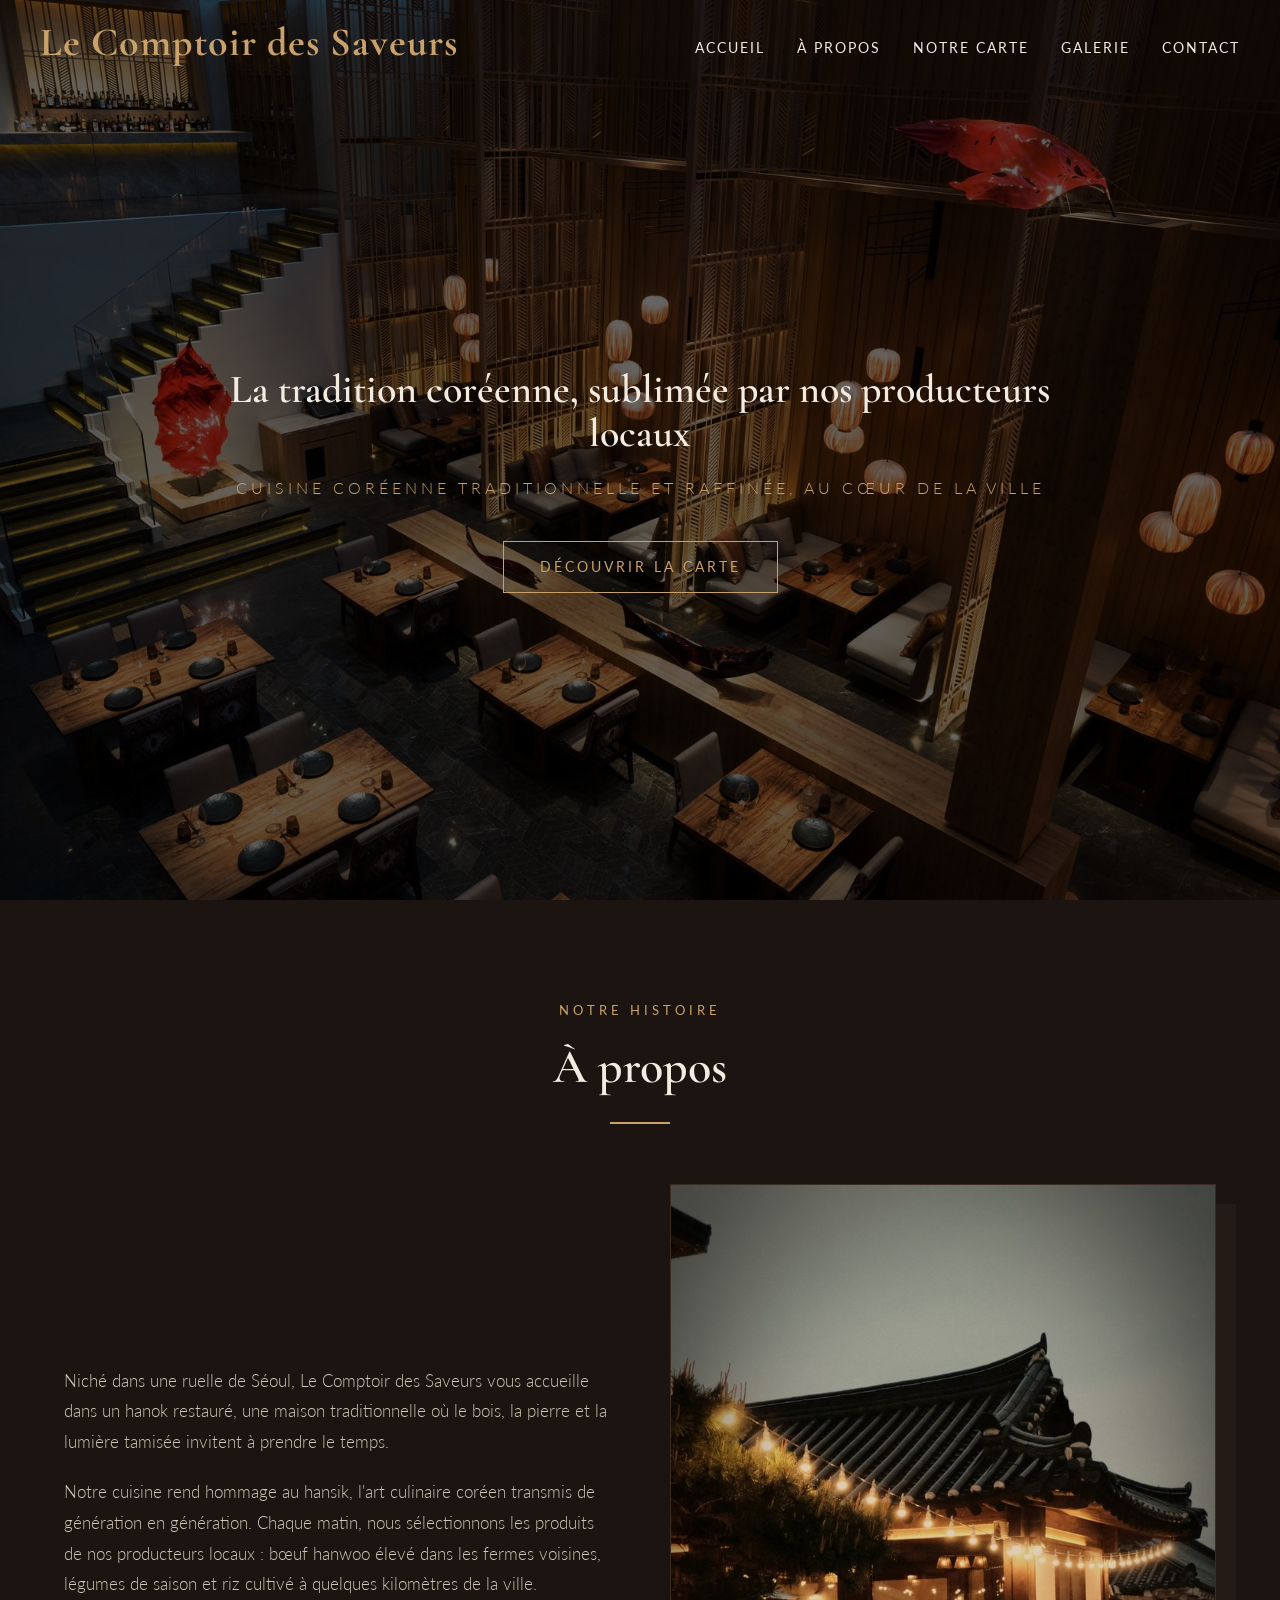
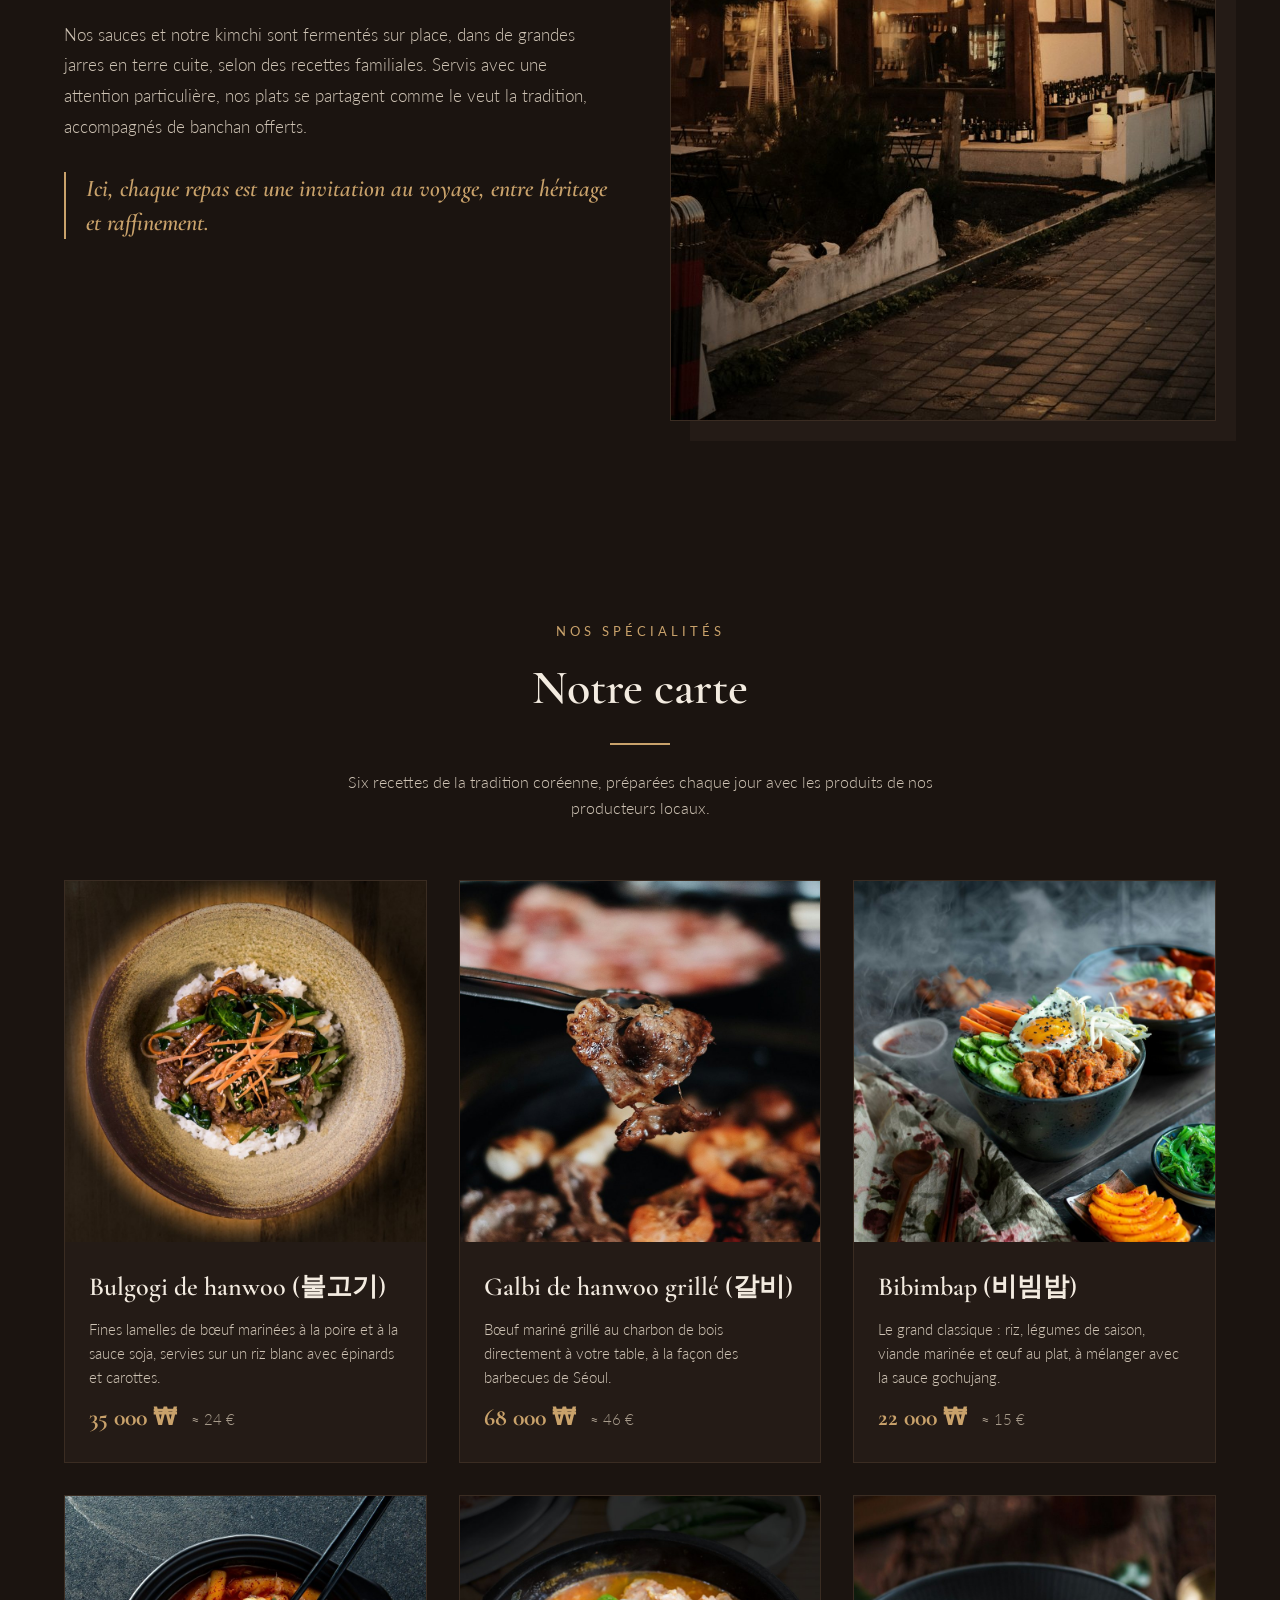
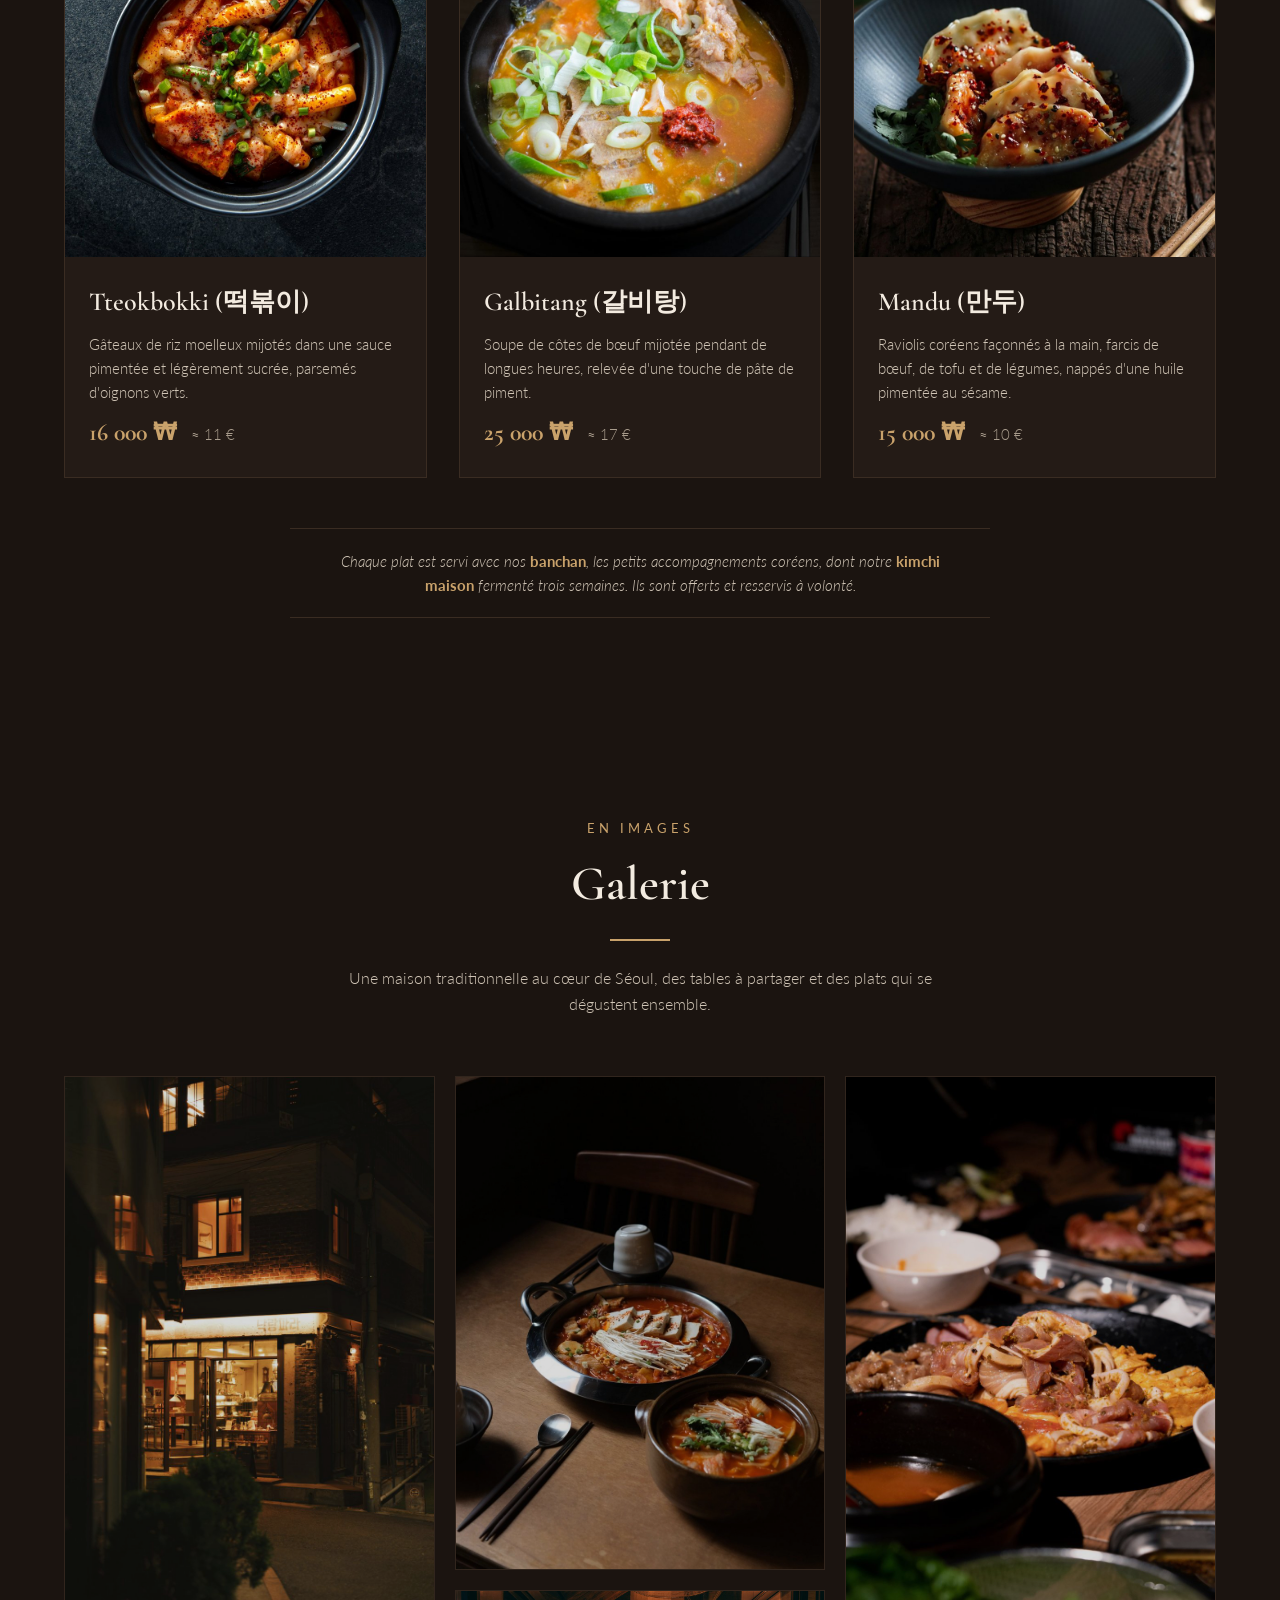
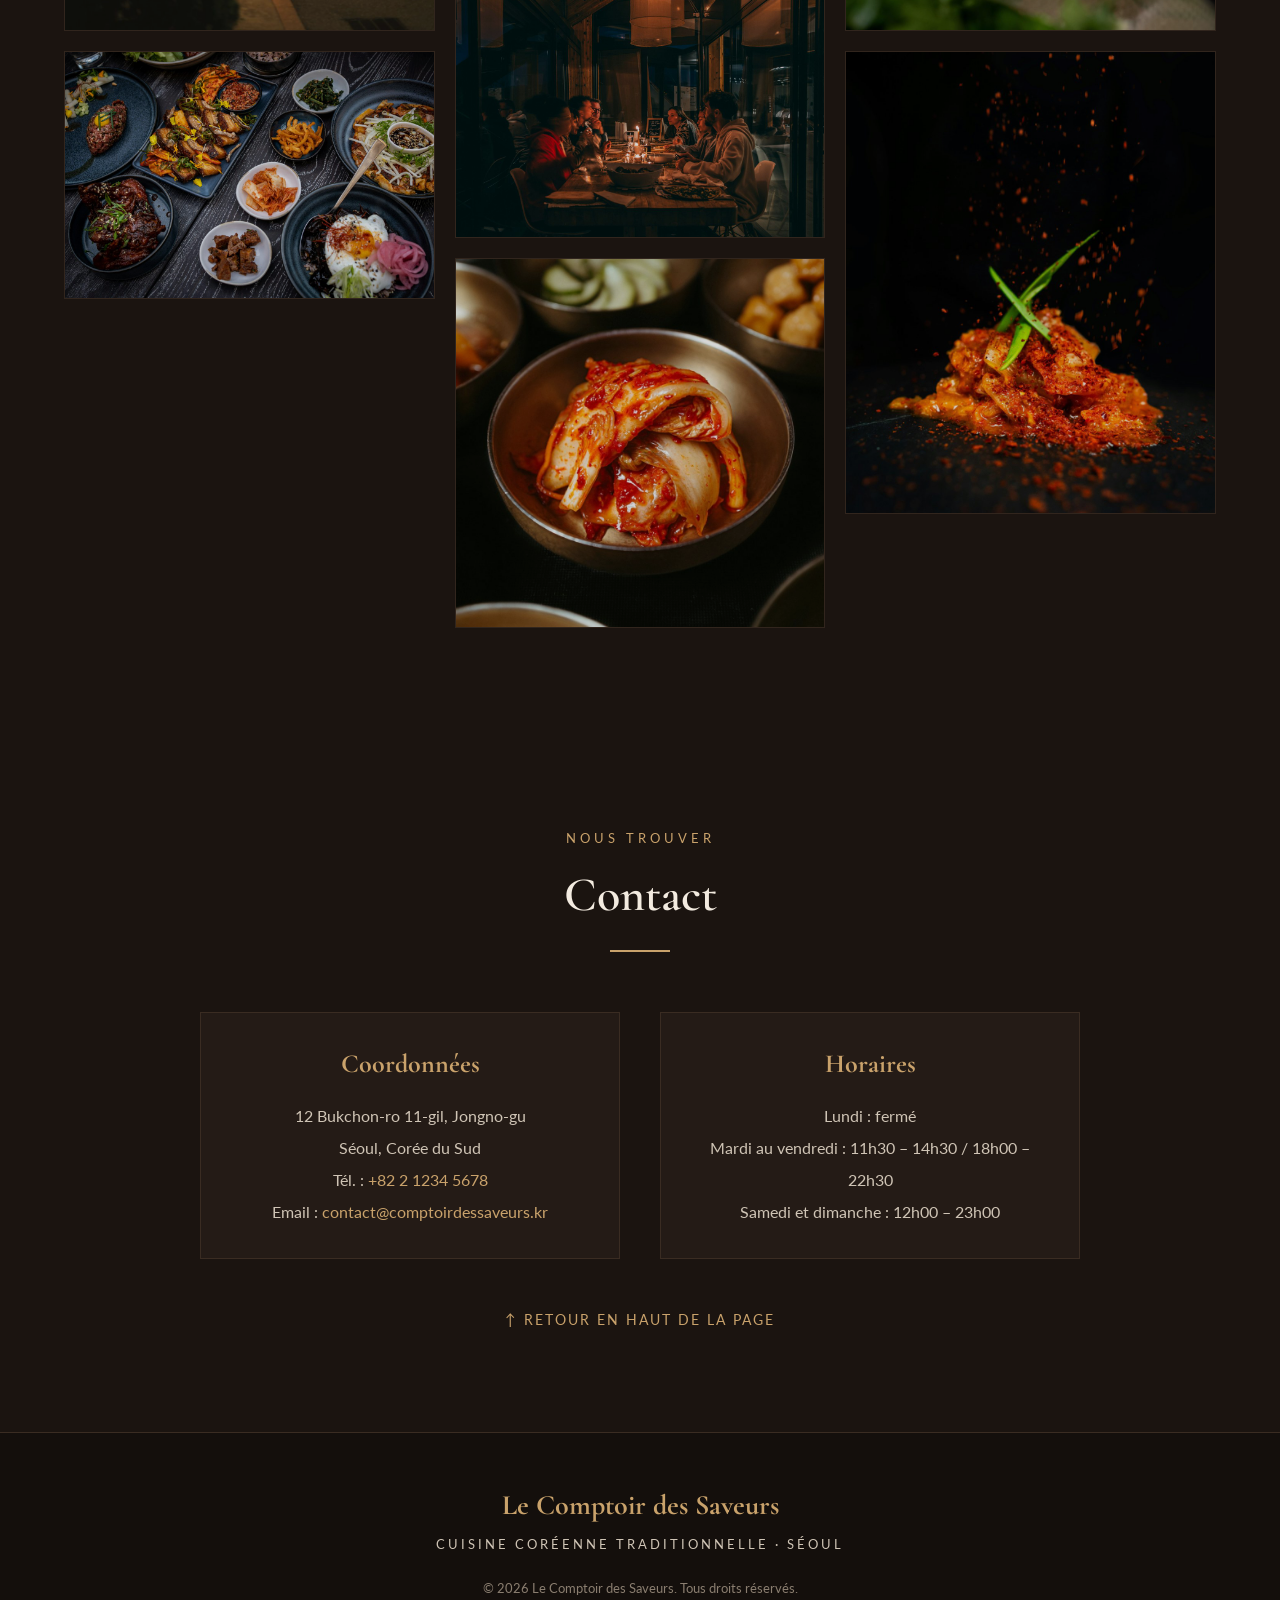
<file: projets/comptoir-des-saveurs/index.html>
<!DOCTYPE html>
<html lang="fr">
<head>
    <meta charset="UTF-8">
    <meta name="viewport" content="width=device-width, initial-scale=1.0">
    <title>Le Comptoir des Saveurs</title>
    <link rel="stylesheet" href="css/style.css">
</head>

<body>


    <!--SECTION 1 : ACCUEIL --> 

    <header id="accueil">

        <!-- NOM DU RESTO -->
        <h1>Le Comptoir des Saveurs</h1>

        <nav>

            <!-- MENU HORIZONTAL : lien vers chaque section -->
            <ul>
                <li><a href="#accueil">Accueil</a></li>
                <li><a href="#a-propos">À propos</a></li>
                <li><a href="#carte">Notre carte</a></li>
                <li><a href="#galerie">Galerie</a></li>
                <li><a href="#contact">Contact</a></li>
            </ul>

        </nav>

        <!-- image principale -->
        <img src="images/accueil.jpg" alt="Salle du restaurant habillée de bois, avec claustras ajourés, suspensions lumineuses et tables dressées pour le dîner">
        
        <!-- titre d'accroche -->
        <p class="accroche">La tradition coréenne, sublimée par nos producteurs locaux</p>
        <p class="sous-titre">Cuisine coréenne traditionnelle et raffinée, au cœur de la ville</p>
        
        <!-- bouton vers la carte -->
        <a href="#carte" class="bouton">Découvrir la carte</a>

    </header>

    <main>

        <!-- SECTION 2 : À PROPOS -->

        <section id="a-propos">

            <p class="sur-titre">Notre histoire</p>
            <h2>À propos</h2>

            <div class="a-propos-contenu">

                <div class="a-propos-texte">
                    <p>Niché dans une ruelle de Séoul, Le Comptoir des Saveurs vous accueille dans un hanok restauré, une maison traditionnelle où le bois, la pierre et la lumière tamisée invitent à prendre le temps.</p>

                    <p>Notre cuisine rend hommage au hansik, l'art culinaire coréen transmis de génération en génération. Chaque matin, nous sélectionnons les produits de nos producteurs locaux : bœuf hanwoo élevé dans les fermes voisines, légumes de saison et riz cultivé à quelques kilomètres de la ville.</p>

                    <p>Nos sauces et notre kimchi sont fermentés sur place, dans de grandes jarres en terre cuite, selon des recettes familiales. Servis avec une attention particulière, nos plats se partagent comme le veut la tradition, accompagnés de banchan offerts.</p>

                    <p class="signature">Ici, chaque repas est une invitation au voyage, entre héritage et raffinement.</p>
                </div>

                <img src="images/restaurant.jpg" alt="Le hanok du Comptoir des Saveurs à la tombée de la nuit, toit de tuiles traditionnel et guirlande lumineuse">

            </div>

        </section>

    
        <!-- SECTION 3 : NOTRE CARTE -->
    
        <section id="carte">

            <p class="sur-titre">Nos spécialités</p>
            <h2>Notre carte</h2>
            <p class="intro-section">Six recettes de la tradition coréenne, préparées chaque jour avec les produits de nos producteurs locaux.</p>

            <div class="grille-carte">

                <article class="plat">
                    <img src="images/bulgogi.jpg" alt="Bol de bulgogi : fines lamelles de bœuf mariné sur du riz, épinards, carottes et graines de sésame">
                    <div class="plat-texte">
                        <h3>Bulgogi de hanwoo (불고기)</h3>
                        <p>Fines lamelles de bœuf marinées à la poire et à la sauce soja, servies sur un riz blanc avec épinards et carottes.</p>
                        <p class="prix">35 000 ₩ <span class="prix-euro">≈ 24 €</span></p>
                    </div>
                </article>

                <article class="plat">
                    <img src="images/galbi.jpg" alt="Morceau de bœuf grillé tenu par une pince au-dessus d'un barbecue coréen au charbon">
                    <div class="plat-texte">
                        <h3>Galbi de hanwoo grillé (갈비)</h3>
                        <p>Bœuf mariné grillé au charbon de bois directement à votre table, à la façon des barbecues de Séoul.</p>
                        <p class="prix">68 000 ₩ <span class="prix-euro">≈ 46 €</span></p>
                    </div>
                </article>

                <article class="plat">
                    <img src="images/bibimbap.jpg" alt="Bibimbap dans un bol noir : riz, concombre, carottes, pousses de soja, viande épicée et œuf au plat">
                    <div class="plat-texte">
                        <h3>Bibimbap (비빔밥)</h3>
                        <p>Le grand classique : riz, légumes de saison, viande marinée et œuf au plat, à mélanger avec la sauce gochujang.</p>
                        <p class="prix">22 000 ₩ <span class="prix-euro">≈ 15 €</span></p>
                    </div>
                </article>

                <article class="plat">
                    <img src="images/tteokbokki.jpg" alt="Tteokbokki vu de dessus dans un bol noir posé sur une ardoise, avec oignons verts et baguettes">
                    <div class="plat-texte">
                        <h3>Tteokbokki (떡볶이)</h3>
                        <p>Gâteaux de riz moelleux mijotés dans une sauce pimentée et légèrement sucrée, parsemés d'oignons verts.</p>
                        <p class="prix">16 000 ₩ <span class="prix-euro">≈ 11 €</span></p>
                    </div>
                </article>

                <article class="plat">
                    <img src="images/galbitang.jpg" alt="Soupe de côtes de bœuf fumante dans un bol en fonte noire, garnie d'oignons verts et de pâte de piment">
                    <div class="plat-texte">
                        <h3>Galbitang (갈비탕)</h3>
                        <p>Soupe de côtes de bœuf mijotée pendant de longues heures, relevée d'une touche de pâte de piment.</p>
                        <p class="prix">25 000 ₩ <span class="prix-euro">≈ 17 €</span></p>
                    </div>
                </article>

                <article class="plat">
                    <img src="images/mandu.jpg" alt="Mandu dans un bol noir, nappés d'huile pimentée et de graines de sésame, sur une table en bois sombre">
                    <div class="plat-texte">
                        <h3>Mandu (만두)</h3>
                        <p>Raviolis coréens façonnés à la main, farcis de bœuf, de tofu et de légumes, nappés d'une huile pimentée au sésame.</p>
                        <p class="prix">15 000 ₩ <span class="prix-euro">≈ 10 €</span></p>
                    </div>
                </article>

            </div>

            <p class="note-carte">Chaque plat est servi avec nos <strong>banchan</strong>, les petits accompagnements coréens, dont notre <strong>kimchi maison</strong> fermenté trois semaines. Ils sont offerts et resservis à volonté.</p>

        </section>


        <!-- SECTION 4 : GALERIE PHOTO -->
        
        <section id="galerie">

            <p class="sur-titre">En images</p>
            <h2>Galerie</h2>
            <p class="intro-section">Une maison traditionnelle au cœur de Séoul, des tables à partager et des plats qui se dégustent ensemble.</p>

            <div class="grille-galerie">
                <img src="images/galerie-devanture-nuit.jpg" alt="Devanture du restaurant éclairée le soir dans une ruelle de Séoul, façade en briques et grandes vitres chaleureuses">
                <img src="images/galerie-table-ardoise.jpg" alt="Table dressée vue de dessus avec viande marinée, tartare de bœuf, galette coréenne, bibimbap et petits bols de banchan">
                <img src="images/galerie-jjigae.jpg" alt="Ragoût de kimchi au tofu et aux champignons enoki, servi dans une marmite en métal sur une table en bois">
                <img src="images/galerie-clients.jpg" alt="Groupe d'amis dînant à la lueur des bougies autour d'une grande table en bois">
                <img src="images/galerie-kimchi.jpg" alt="Kimchi de chou servi dans un bol en laiton traditionnel, entouré d'autres banchan">
                <img src="images/galerie-barbecue.jpg" alt="Viandes marinées prêtes à griller sur une plaque en fonte, entourées de riz et d'accompagnements">
                <img src="images/galerie-kimchi-piment.jpg" alt="Kimchi sur fond noir, saupoudré de piment rouge et décoré de deux brins de ciboulette">
            </div>

        </section>

        <!-- SECTION 5 : CONTACT -->
    <section id="contact">

        <p class="sur-titre">Nous trouver</p>
        <h2>Contact</h2>

        <div class="contact-contenu">

            <div class="contact-bloc">
                <h3>Coordonnées</h3>
                <address>
                    12 Bukchon-ro 11-gil, Jongno-gu<br>
                    Séoul, Corée du Sud<br>
                    Tél. : <a href="tel:+82212345678">+82 2 1234 5678</a><br>
                    Email : <a href="mailto:contact@comptoirdessaveurs.kr">contact@comptoirdessaveurs.kr</a>
                </address>
            </div>

            <div class="contact-bloc">
                <h3>Horaires</h3>
                <ul class="horaires">
                    <li>Lundi : fermé</li>
                    <li>Mardi au vendredi : 11h30 – 14h30 / 18h00 – 22h30</li>
                    <li>Samedi et dimanche : 12h00 – 23h00</li>
                </ul>
            </div>

        </div>

        <p class="retour-haut"><a href="#accueil">↑ Retour en haut de la page</a></p>

    </section>

    </main>

    <!-- PIED DE PAGE -->
    <footer>
        <p class="footer-nom">Le Comptoir des Saveurs</p>
        <p class="footer-slogan">Cuisine coréenne traditionnelle · Séoul</p>
        <p class="footer-copyright">&copy; 2026 Le Comptoir des Saveurs. Tous droits réservés.</p>
    </footer>

</body>
</html>
</file>
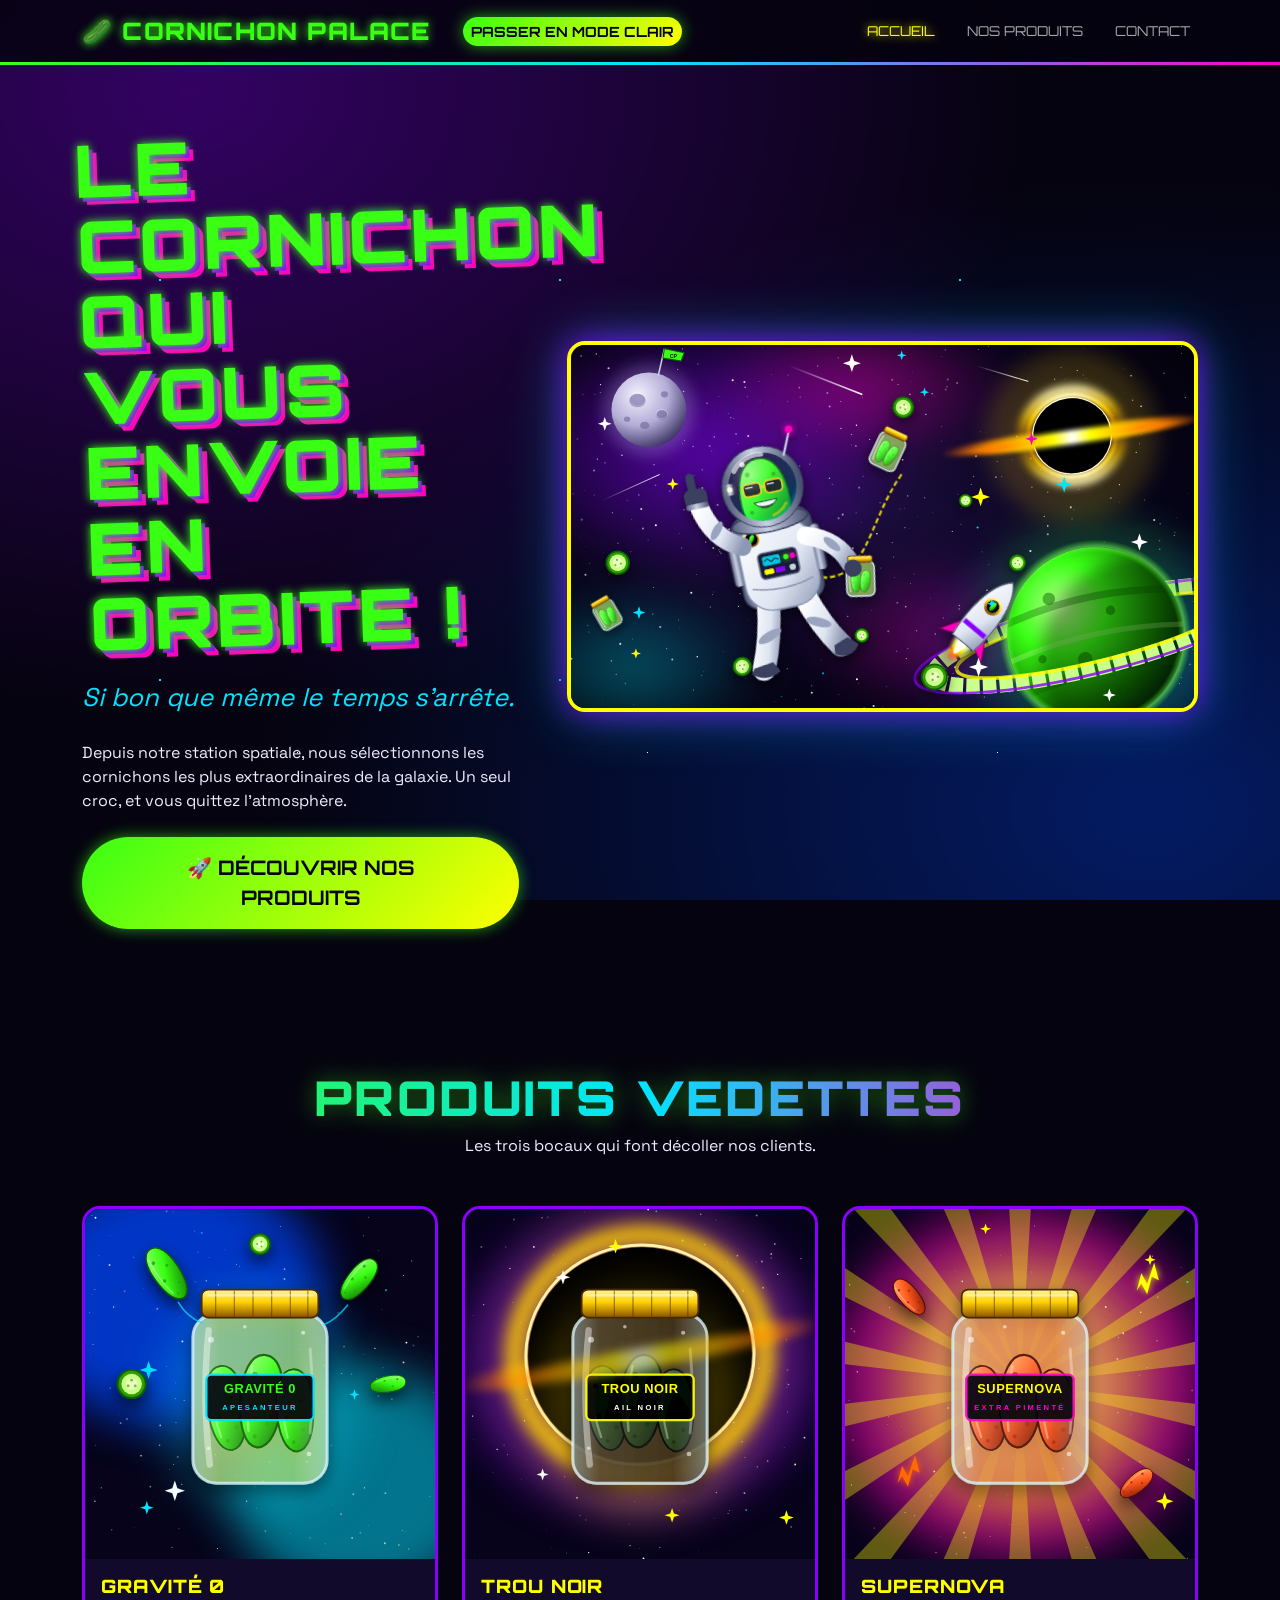
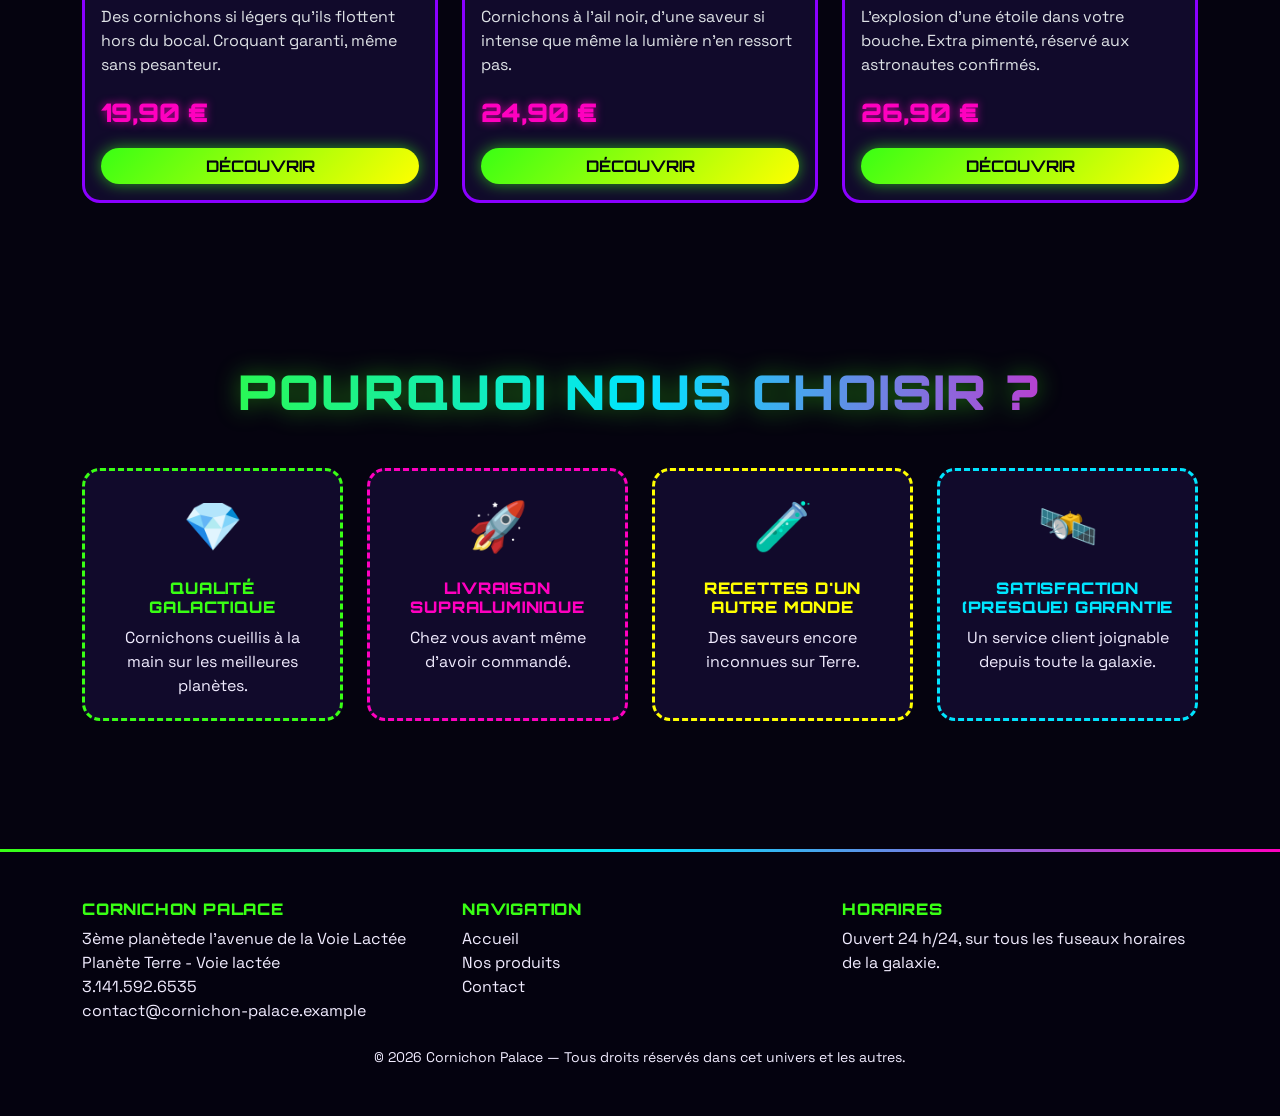
<file: projets/cornichon-palace/index.html>
<!DOCTYPE html>
<html lang="fr" data-bs-theme="dark">
<head>
    <meta charset="UTF-8">
    <!-- Adapte l'affichage à la largeur de l'écran -->
    <meta name="viewport" content="width=device-width, initial-scale=1.0">
    <title>Cornichon Palace - Accueil</title>

    <!-- Polices -->
    <link rel="preconnect" href="https://fonts.googleapis.com">
    <link rel="preconnect" href="https://fonts.gstatic.com" crossorigin>
    <link href="https://fonts.googleapis.com/css2?family=Orbitron:wght@700;900&family=Space+Grotesk:wght@400;700&display=swap" rel="stylesheet">

    <!-- Bootstrap et CSS -->
    <link rel="stylesheet" href="https://cdn.jsdelivr.net/npm/bootstrap@5.3.3/dist/css/bootstrap.min.css">
    <link rel="stylesheet" href="css/style.css">
</head>
  
<body>
    <!-- ===== NAVIGATION ===== -->
    <header>
        <nav class="navbar navbar-expand-lg navbar-cosmique sticky-top">
            <div class="container">
                <!-- Nom du site avec le petit cornichon qui tourne (css) -->
                <a class="navbar-brand" href="index.html"><span class="cornichon-tournant">🥒</span> Cornichon Palace</a>
                <!-- Bouton qui bascule entre le mode sombre et le mode clair -->
                <button id="boutonTheme" class="btn btn-cosmique btn-sm ms-lg-3 mt-2 mt-lg-0" type="button" aria-pressed="true">Passer en mode clair</button>
                <!-- Bouton hamburger pour mobile -->
                <button class="navbar-toggler" type="button" data-bs-toggle="collapse" data-bs-target="#menuPrincipal" aria-controls="menuPrincipal" aria-expanded="false" aria-label="Ouvrir le menu">
                    <span class="navbar-toggler-icon"></span>
                </button>
                <!-- Contenu du menu -->
                <div class="collapse navbar-collapse" id="menuPrincipal">
                    <!-- Liens vers les 3 pages ; ms-auto pour les pousser à droite -->
                    <ul class="navbar-nav ms-auto gap-lg-3">
                        <li class="nav-item"><a class="nav-link active" aria-current="page" href="index.html">Accueil</a></li>
                        <li class="nav-item"><a class="nav-link" href="produits.html">Nos produits</a></li>
                        <li class="nav-item"><a class="nav-link" href="contact.html">Contact</a></li>
                    </ul>
                </div>
            </div>
        </nav>
    </header>

    <!-- Contenu principal de la page -->
    <main>
        <!-- ===== HERO ===== -->
        <!-- Section principale (hero) : titre, slogan, bouton et image -->
        <section class="hero">
            <div class="container">
                <!-- Grille Bootstrap : texte et image côte à côte sur ordi, l'un sous l'autre sur mobile -->
                <div class="row align-items-center g-5">
                    <!-- Colonne du texte (5 sur 12 pour pc), centrée sur mobile -->
                    <div class="col-lg-5 text-center text-lg-start">
                        <!-- Titre extravagant de la page -->
                        <h1 class="hero-titre mb-4">Le cornichon qui vous envoie en orbite !</h1>
                        <!-- Slogan commercial -->
                        <p class="hero-slogan mb-4">Si bon que même le temps s'arrête.</p>
                        <p class="mb-4">Depuis notre station spatiale, nous sélectionnons les cornichons les plus extraordinaires de la galaxie. Un seul croc, et vous quittez l'atmosphère.</p>
                        <!-- Bouton qui mène à la page des produits -->
                        <a href="produits.html" class="btn btn-cosmique btn-lg px-5 py-3">🚀 Découvrir nos produits</a>
                    </div>
                    <!-- Colonne de l'image (7 sur 12 sur pc) -->
                    <div class="col-lg-7">
                        <!-- img-fluid l'empêche de dépasser de son conteneur -->
                        <img src="images/hero-cornichon.svg" class="img-fluid hero-image" alt="Un cornichon astronaute flotte dans l'espace entre une planète-cornichon, une lune et un trou noir">
                    </div>
                </div>
            </div>
        </section>

        <!-- ===== PRODUITS VEDETTES ===== -->
        <section class="section">
            <div class="container">
                <!-- Titre et phrase d'intro des produits vedettes -->
                <h2 class="titre-section text-center mb-2">Produits vedettes</h2>
                <p class="text-center mb-5">Les trois bocaux qui font décoller nos clients.</p>

                <!-- Grille des produits : 1 par ligne sur mobile (col-12), 2 sur tablette (col-md-6), 3 sur ordinateur (col-lg-4) -->
                <div class="row g-4">
                    <!-- Colonne qui contient une carte produit -->
                    <div class="col-12 col-md-6 col-lg-4">
                        <!-- h-100 = hauteur identique produit -->
                        <article class="card carte-cornichon h-100">
                            <!-- Image du produit en haut de la carte -->
                            <img src="images/produit1.svg" class="card-img-top" alt="Bocal Gravité 0 : des cornichons en apesanteur">
                            <!-- d-flex flex-column permet d'empiler les éléments verticalement -->
                            <div class="card-body d-flex flex-column">
                                <h3 class="card-title">Gravité 0</h3>
                                <p class="card-text">Des cornichons si légers qu'ils flottent hors du bocal. Croquant garanti, même sans pesanteur.</p>
                                <!-- mt-auto = pousse en bas pour aligner prix et boutons des cartes -->
                                <p class="prix mt-auto">19,90 €</p>
                                <!-- Bouton « Découvrir » qui mène au catalogue -->
                                <a href="produits.html" class="btn btn-cosmique">Découvrir</a>
                            </div>
                        </article>
                    </div>
                    <div class="col-12 col-md-6 col-lg-4">
                        <article class="card carte-cornichon h-100">
                            <img src="images/produit2.svg" class="card-img-top" alt="Bocal Trou Noir : cornichons à l'ail noir devant un trou noir">
                            <div class="card-body d-flex flex-column">
                                <h3 class="card-title">Trou Noir</h3>
                                <p class="card-text">Cornichons à l'ail noir, d'une saveur si intense que même la lumière n'en ressort pas.</p>
                                <p class="prix mt-auto">24,90 €</p>
                                <a href="produits.html" class="btn btn-cosmique">Découvrir</a>
                            </div>
                        </article>
                    </div>
                    <div class="col-12 col-md-6 col-lg-4">
                        <article class="card carte-cornichon h-100">
                            <img src="images/produit5.svg" class="card-img-top" alt="Bocal Supernova : cornichons pimentés devant une explosion d'étoile">
                            <div class="card-body d-flex flex-column">
                                <h3 class="card-title">Supernova</h3>
                                <p class="card-text">L'explosion d'une étoile dans votre bouche. Extra pimenté, réservé aux astronautes confirmés.</p>
                                <p class="prix mt-auto">26,90 €</p>
                                <a href="produits.html" class="btn btn-cosmique">Découvrir</a>
                            </div>
                        </article>
                    </div>
                </div>
            </div>
        </section>

        <!-- ===== AVANTAGES ===== -->
        <section class="section">
            <div class="container">
                <!-- Titre section des avantages -->
                <h2 class="titre-section text-center mb-5">Pourquoi nous choisir ?</h2>
                <!-- Grille des 4 avantages : 2 par ligne sur mobile (col-6), 4 sur ordinateur (col-lg-3) -->
                <div class="row g-4 text-center">
                    <div class="col-6 col-lg-3">
                        <!-- Bloc avantage ; la 2e classe (avantage-vert, -rose…) choisit sa couleur -->
                        <div class="avantage avantage-vert">
                            <!-- Icône décorative ; aria-hidden la cache aux lecteurs d'écran -->
                            <span class="avantage-icone" aria-hidden="true">💎</span>
                            <h3 class="mt-3">Qualité galactique</h3>
                            <p class="mb-0">Cornichons cueillis à la main sur les meilleures planètes.</p>
                        </div>
                    </div>
                    <div class="col-6 col-lg-3">
                        <div class="avantage avantage-rose">
                            <span class="avantage-icone" aria-hidden="true">🚀</span>
                            <h3 class="mt-3">Livraison supraluminique</h3>
                            <p class="mb-0">Chez vous avant même d'avoir commandé.</p>
                        </div>
                    </div>
                    <div class="col-6 col-lg-3">
                        <div class="avantage avantage-jaune">
                            <span class="avantage-icone" aria-hidden="true">🧪</span>
                            <h3 class="mt-3">Recettes d'un autre monde</h3>
                            <p class="mb-0">Des saveurs encore inconnues sur Terre.</p>
                        </div>
                    </div>
                    <div class="col-6 col-lg-3">
                        <div class="avantage avantage-cyan">
                            <span class="avantage-icone" aria-hidden="true">🛰️</span>
                            <h3 class="mt-3">Satisfaction (presque) garantie</h3>
                            <p class="mb-0">Un service client joignable depuis toute la galaxie.</p>
                        </div>
                    </div>
                </div>
            </div>
        </section>
    </main>

    <!-- ===== PIED DE PAGE ===== -->
    <!-- Pied de page commun aux 3 pages : coordonnées, liens et copyright -->
    <footer class="pied-de-page py-5 mt-5">
        <div class="container">
            <div class="row g-4">
                <div class="col-md-4">
                    <h2>Cornichon Palace</h2>
                    <!-- Coordonnées de l'entreprise -->
                    <address class="mb-0">
                        3ème planètede l'avenue de la Voie Lactée<br>
                        Planète Terre - Voie lactée<br>
                        3.141.592.6535<br>
                        <a href="mailto:contact@cornichon-palace.example">contact@cornichon-palace.example</a>
                    </address>
                </div>
                <div class="col-md-4">
                    <h2>Navigation</h2>
                    <!-- Liens de navigation (list-unstyled retire les puces) -->
                    <ul class="list-unstyled mb-0">
                        <li><a href="index.html">Accueil</a></li>
                        <li><a href="produits.html">Nos produits</a></li>
                        <li><a href="contact.html">Contact</a></li>
                    </ul>
                </div>
                <div class="col-md-4">
                    <h2>Horaires</h2>
                    <p class="mb-0">Ouvert 24 h/24, sur tous les fuseaux horaires de la galaxie.</p>
                </div>
            </div>
            <!-- Copyright -->
            <p class="text-center small mt-4 mb-0">&copy; 2026 Cornichon Palace — Tous droits réservés dans cet univers et les autres.</p>
        </div>
    </footer>
   

    <!-- Bootstrap JS (inclut Popper : menu hamburger, modales...) -->
    <script src="https://cdn.jsdelivr.net/npm/bootstrap@5.3.3/dist/js/bootstrap.bundle.min.js"></script>
    <script>
        // Récupère la balise <html> (qui porte data-bs-theme) et le bouton du thème
        const html = document.documentElement;
        const boutonTheme = document.getElementById("boutonTheme");

        // Au clic : on inverse le thème et on met à jour le texte du bouton
        boutonTheme.addEventListener("click", () => {
            const estSombre = html.getAttribute("data-bs-theme") === "dark";
            const nouveauTheme = estSombre ? "light" : "dark";

            html.setAttribute("data-bs-theme", nouveauTheme);
            boutonTheme.textContent = estSombre
                ? "Passer en mode sombre"
                : "Passer en mode clair";
            boutonTheme.setAttribute("aria-pressed", String(nouveauTheme === "dark"));
        });</script>
</body>
</html>
</file>
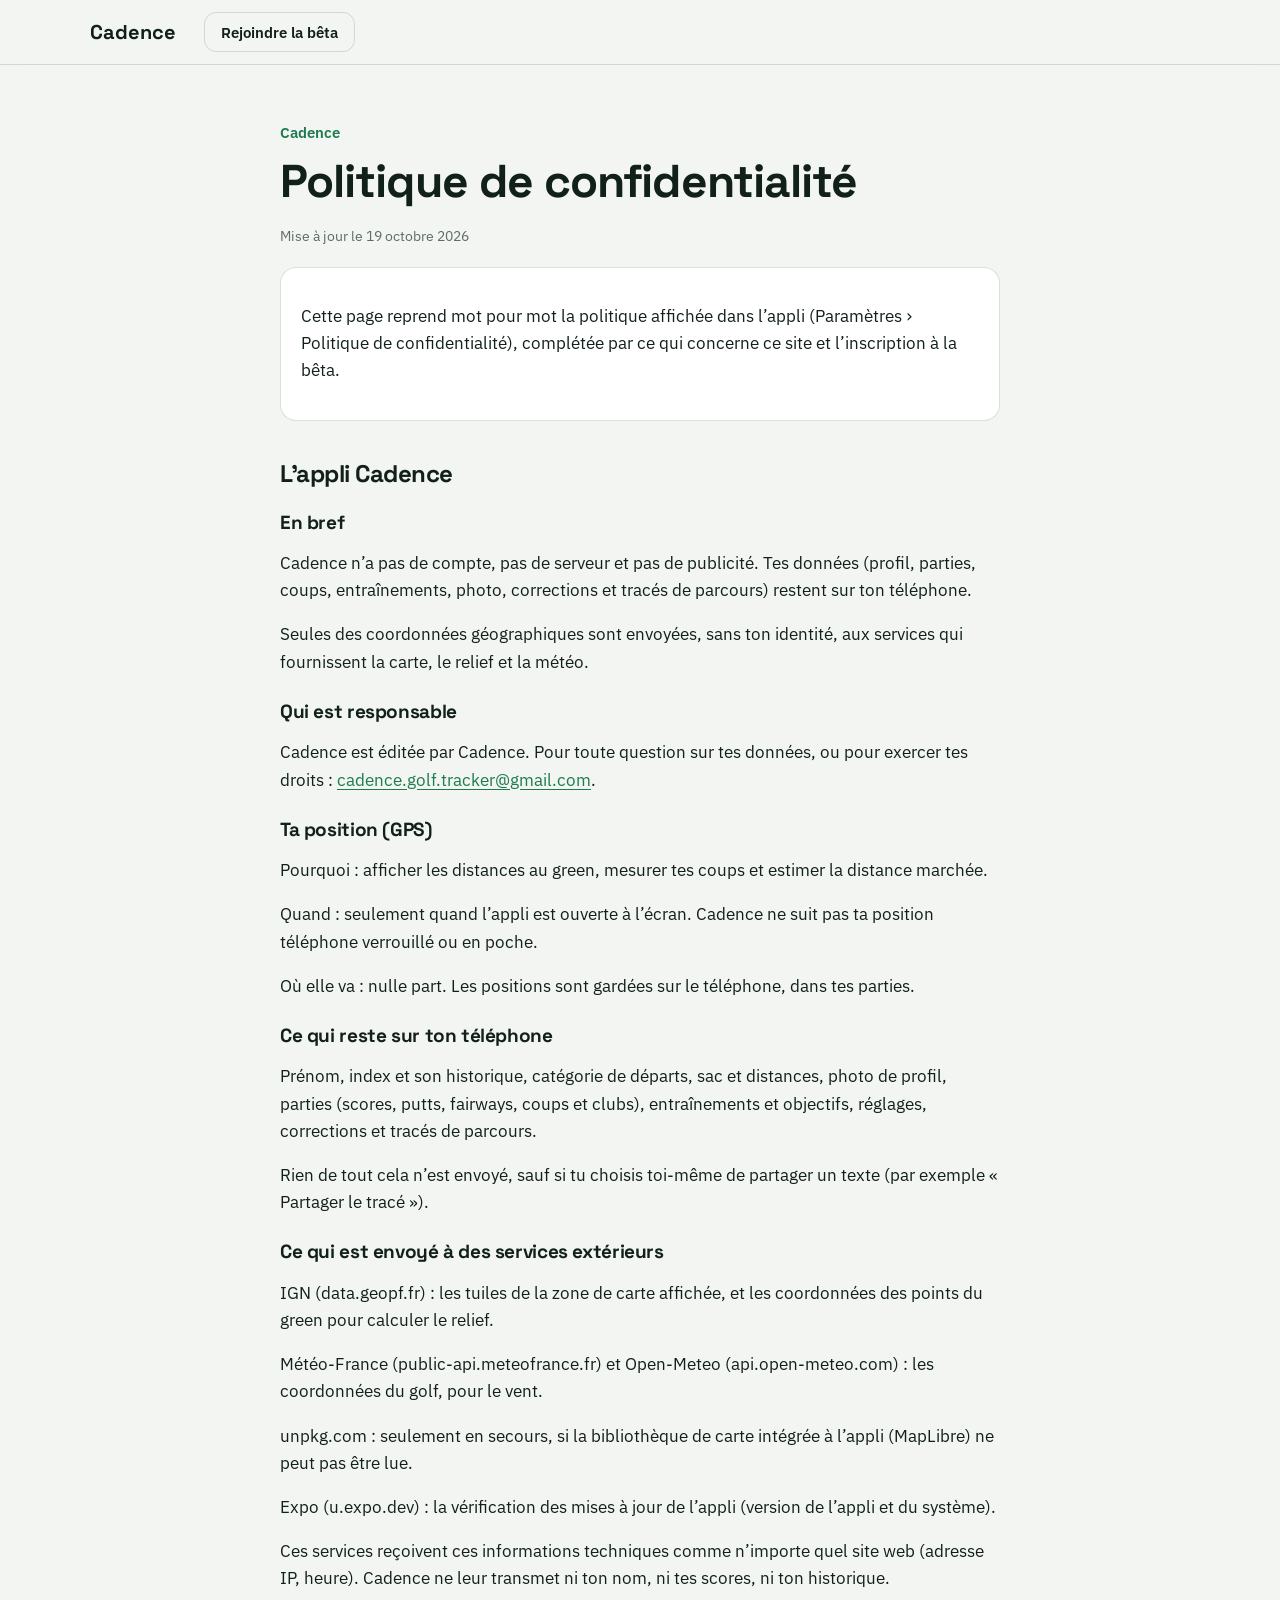
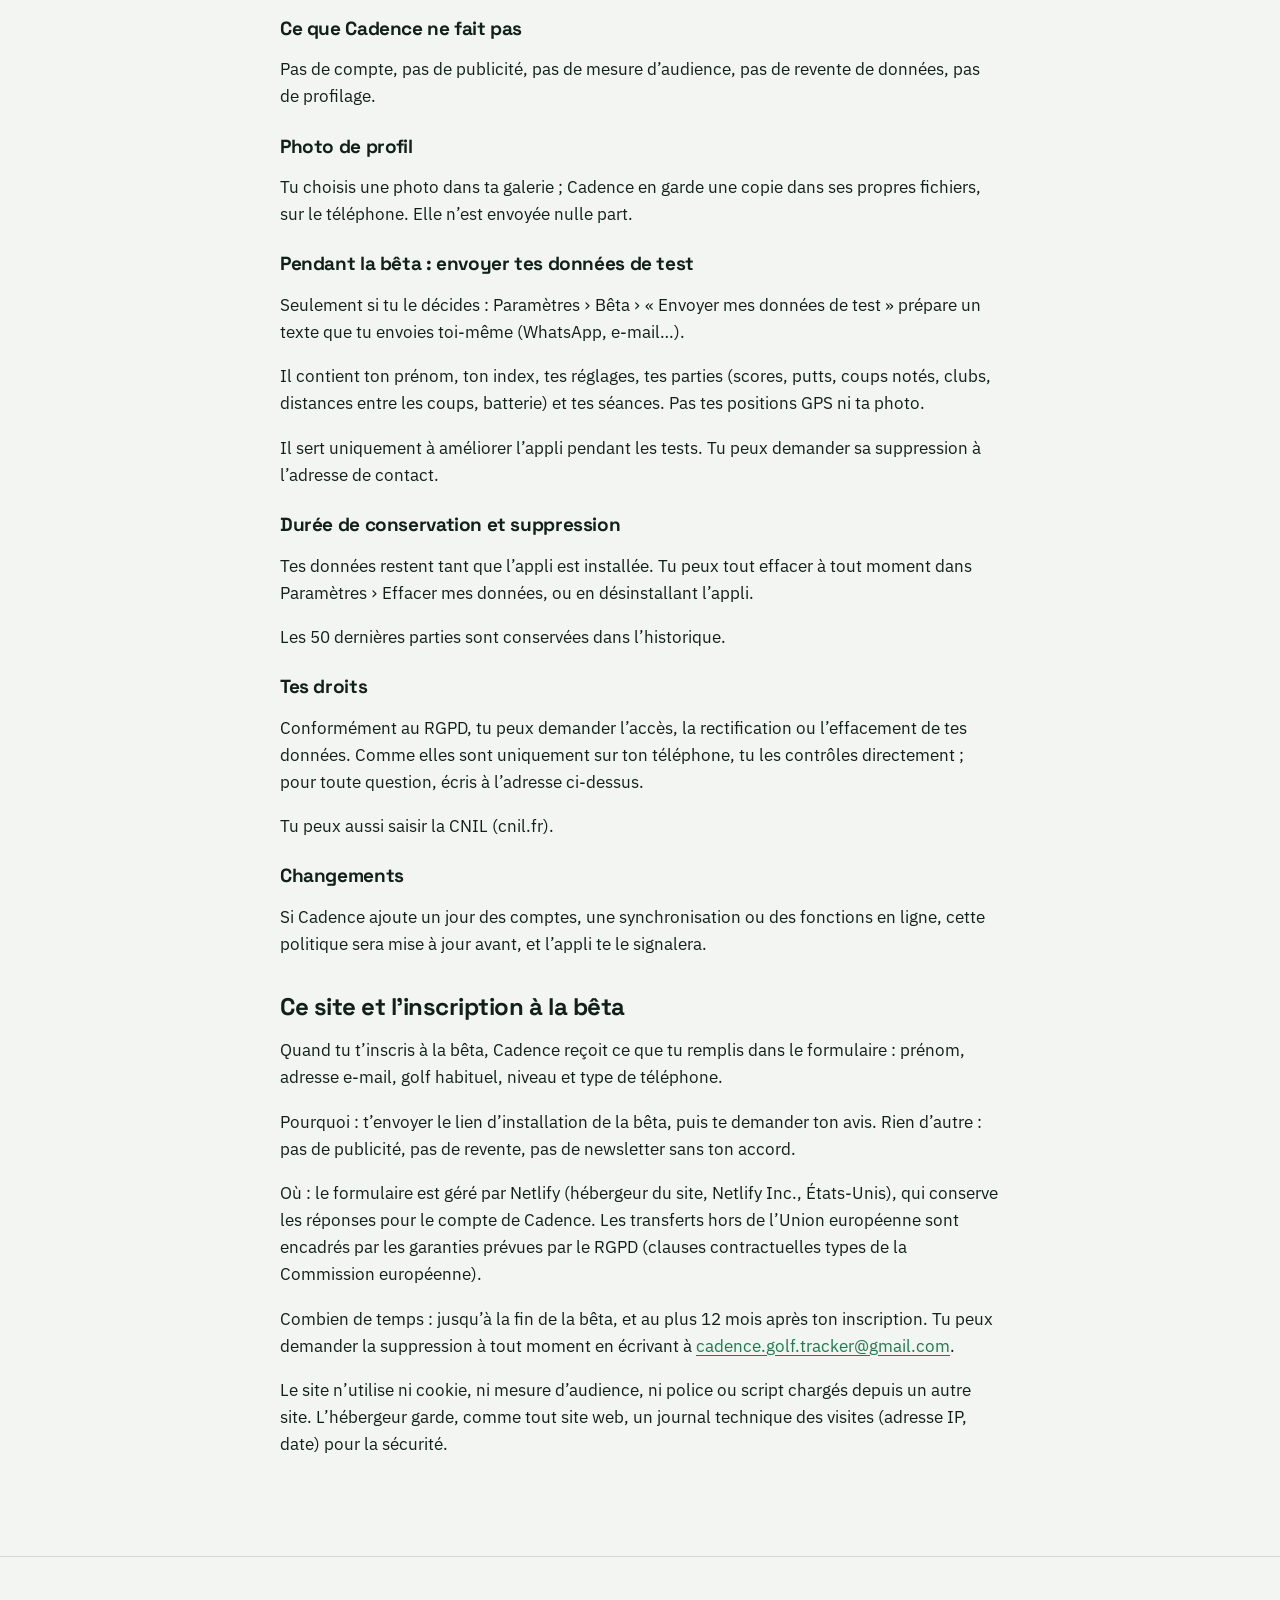
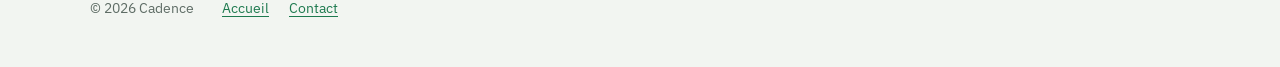
<file: projets/cadence/confidentialite.html>
<!doctype html>
<html lang="fr">
<head>
<meta charset="utf-8">
<meta name="viewport" content="width=device-width, initial-scale=1">
<title>Politique de confidentialité · Cadence</title>
<meta name="description" content="Ce que l’appli Cadence et son site gardent, envoient et ne font pas avec tes données.">
<meta name="theme-color" content="#f2f5f1">
<link rel="icon" href="favicon.png">
<link rel="stylesheet" href="style.css">
</head>
<body>
<header class="top">
  <div class="wrap">
    <a class="brand" href="index.html">Cadence</a>
    <a class="btn small ghost" href="index.html#beta">Rejoindre la bêta</a>
  </div>
</header>
<main class="doc" id="contenu">
  <p class="eyebrow">Cadence</p>
  <h1>Politique de confidentialité</h1>
  <p class="updated">Mise à jour le 19 octobre 2026</p>
  <div class="box"><p>Cette page reprend mot pour mot la politique affichée dans l’appli (Paramètres › Politique de confidentialité), complétée par ce qui concerne ce site et l’inscription à la bêta.</p></div>
  <h2 style="margin-top:40px">L’appli Cadence</h2>
  <h3 style="font-size:19px;margin:26px 0 8px">En bref</h3>
  <p>Cadence n’a pas de compte, pas de serveur et pas de publicité. Tes données (profil, parties, coups, entraînements, photo, corrections et tracés de parcours) restent sur ton téléphone.</p>
  <p>Seules des coordonnées géographiques sont envoyées, sans ton identité, aux services qui fournissent la carte, le relief et la météo.</p>
  <h3 style="font-size:19px;margin:26px 0 8px">Qui est responsable</h3>
  <p>Cadence est éditée par Cadence. Pour toute question sur tes données, ou pour exercer tes droits : <a href="mailto:cadence.golf.tracker@gmail.com">cadence.golf.tracker@gmail.com</a>.</p>
  <h3 style="font-size:19px;margin:26px 0 8px">Ta position (GPS)</h3>
  <p>Pourquoi : afficher les distances au green, mesurer tes coups et estimer la distance marchée.</p>
  <p>Quand : seulement quand l’appli est ouverte à l’écran. Cadence ne suit pas ta position téléphone verrouillé ou en poche.</p>
  <p>Où elle va : nulle part. Les positions sont gardées sur le téléphone, dans tes parties.</p>
  <h3 style="font-size:19px;margin:26px 0 8px">Ce qui reste sur ton téléphone</h3>
  <p>Prénom, index et son historique, catégorie de départs, sac et distances, photo de profil, parties (scores, putts, fairways, coups et clubs), entraînements et objectifs, réglages, corrections et tracés de parcours.</p>
  <p>Rien de tout cela n’est envoyé, sauf si tu choisis toi-même de partager un texte (par exemple « Partager le tracé »).</p>
  <h3 style="font-size:19px;margin:26px 0 8px">Ce qui est envoyé à des services extérieurs</h3>
  <p>IGN (data.geopf.fr) : les tuiles de la zone de carte affichée, et les coordonnées des points du green pour calculer le relief.</p>
  <p>Météo-France (public-api.meteofrance.fr) et Open-Meteo (api.open-meteo.com) : les coordonnées du golf, pour le vent.</p>
  <p>unpkg.com : seulement en secours, si la bibliothèque de carte intégrée à l’appli (MapLibre) ne peut pas être lue.</p>
  <p>Expo (u.expo.dev) : la vérification des mises à jour de l’appli (version de l’appli et du système).</p>
  <p>Ces services reçoivent ces informations techniques comme n’importe quel site web (adresse IP, heure). Cadence ne leur transmet ni ton nom, ni tes scores, ni ton historique.</p>
  <h3 style="font-size:19px;margin:26px 0 8px">Ce que Cadence ne fait pas</h3>
  <p>Pas de compte, pas de publicité, pas de mesure d’audience, pas de revente de données, pas de profilage.</p>
  <h3 style="font-size:19px;margin:26px 0 8px">Photo de profil</h3>
  <p>Tu choisis une photo dans ta galerie ; Cadence en garde une copie dans ses propres fichiers, sur le téléphone. Elle n’est envoyée nulle part.</p>
  <h3 style="font-size:19px;margin:26px 0 8px">Pendant la bêta : envoyer tes données de test</h3>
  <p>Seulement si tu le décides : Paramètres › Bêta › « Envoyer mes données de test » prépare un texte que tu envoies toi-même (WhatsApp, e-mail…).</p>
  <p>Il contient ton prénom, ton index, tes réglages, tes parties (scores, putts, coups notés, clubs, distances entre les coups, batterie) et tes séances. Pas tes positions GPS ni ta photo.</p>
  <p>Il sert uniquement à améliorer l’appli pendant les tests. Tu peux demander sa suppression à l’adresse de contact.</p>
  <h3 style="font-size:19px;margin:26px 0 8px">Durée de conservation et suppression</h3>
  <p>Tes données restent tant que l’appli est installée. Tu peux tout effacer à tout moment dans Paramètres › Effacer mes données, ou en désinstallant l’appli.</p>
  <p>Les 50 dernières parties sont conservées dans l’historique.</p>
  <h3 style="font-size:19px;margin:26px 0 8px">Tes droits</h3>
  <p>Conformément au RGPD, tu peux demander l’accès, la rectification ou l’effacement de tes données. Comme elles sont uniquement sur ton téléphone, tu les contrôles directement ; pour toute question, écris à l’adresse ci-dessus.</p>
  <p>Tu peux aussi saisir la CNIL (cnil.fr).</p>
  <h3 style="font-size:19px;margin:26px 0 8px">Changements</h3>
  <p>Si Cadence ajoute un jour des comptes, une synchronisation ou des fonctions en ligne, cette politique sera mise à jour avant, et l’appli te le signalera.</p>
  <h2 id="beta">Ce site et l’inscription à la bêta</h2>
  <p>Quand tu t’inscris à la bêta, Cadence reçoit ce que tu remplis dans le formulaire : prénom, adresse e-mail, golf habituel, niveau et type de téléphone.</p>
  <p>Pourquoi : t’envoyer le lien d’installation de la bêta, puis te demander ton avis. Rien d’autre : pas de publicité, pas de revente, pas de newsletter sans ton accord.</p>
  <p>Où : le formulaire est géré par Netlify (hébergeur du site, Netlify Inc., États-Unis), qui conserve les réponses pour le compte de Cadence. Les transferts hors de l’Union européenne sont encadrés par les garanties prévues par le RGPD (clauses contractuelles types de la Commission européenne).</p>
  <p>Combien de temps : jusqu’à la fin de la bêta, et au plus 12 mois après ton inscription. Tu peux demander la suppression à tout moment en écrivant à <a href="mailto:cadence.golf.tracker@gmail.com">cadence.golf.tracker@gmail.com</a>.</p>
  <p>Le site n’utilise ni cookie, ni mesure d’audience, ni police ou script chargés depuis un autre site. L’hébergeur garde, comme tout site web, un journal technique des visites (adresse IP, date) pour la sécurité.</p>
</main>
<footer>
  <div class="wrap">
    <span>© 2026 Cadence</span>
    <nav aria-label="Liens du pied de page"><a href="index.html">Accueil</a><a href="mailto:cadence.golf.tracker@gmail.com">Contact</a></nav>
  </div>
</footer>
</body>
</html>
</file>
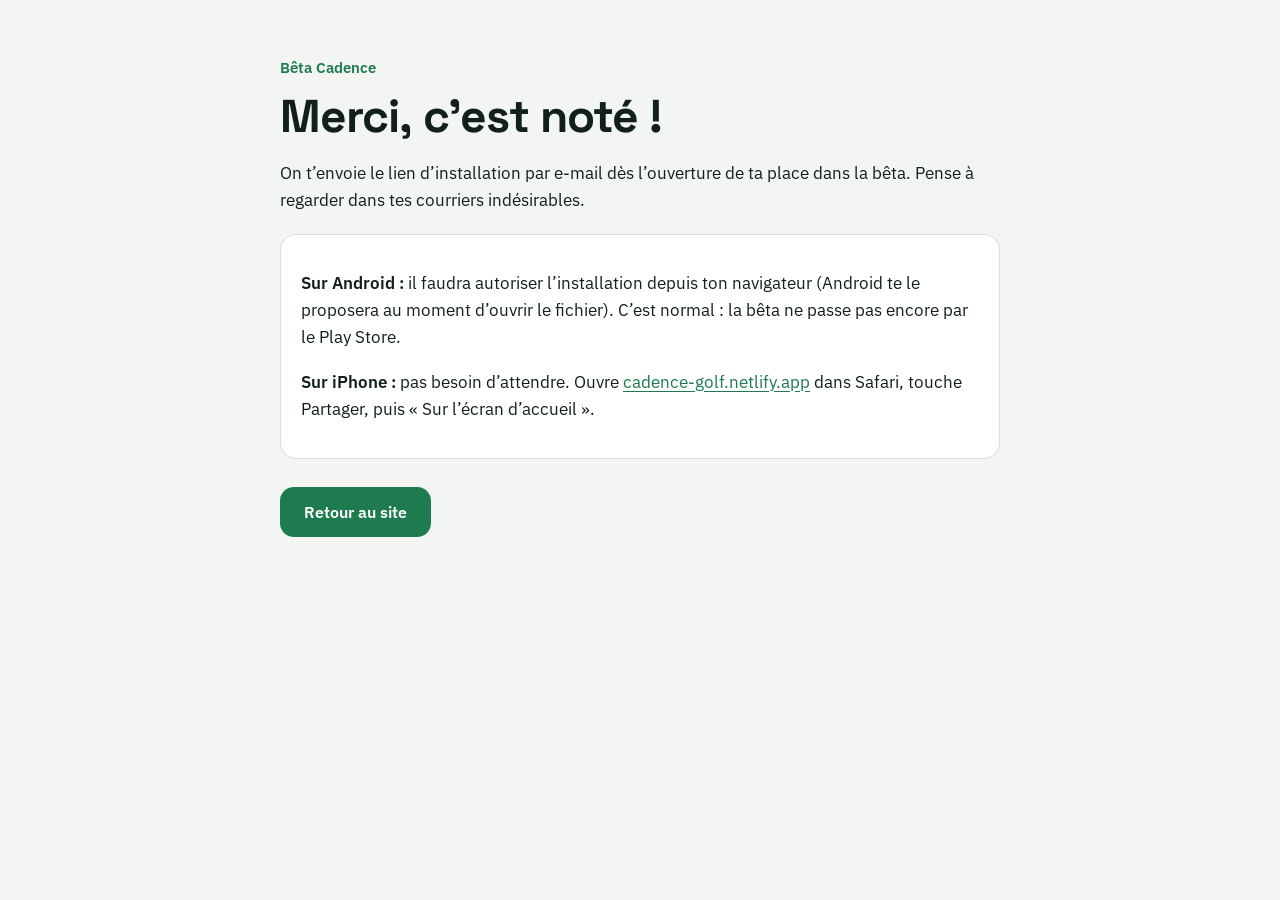
<file: projets/cadence/merci.html>
<!doctype html>
<html lang="fr">
<head>
<meta charset="utf-8">
<meta name="viewport" content="width=device-width, initial-scale=1">
<title>Merci · Cadence</title>
<meta name="robots" content="noindex">
<meta name="theme-color" content="#f2f5f1">
<link rel="icon" href="favicon.png">
<link rel="preload" href="fonts/SpaceGrotesk-700.woff2" as="font" type="font/woff2" crossorigin>
<link rel="stylesheet" href="style.css">
</head>
<body>
<main class="doc">
  <p class="eyebrow">Bêta Cadence</p>
  <h1>Merci, c’est noté !</h1>
  <p>On t’envoie le lien d’installation par e-mail dès l’ouverture de ta place dans la bêta. Pense à regarder dans tes courriers indésirables.</p>
  <div class="box">
    <p><strong>Sur Android :</strong> il faudra autoriser l’installation depuis ton navigateur (Android te le proposera au moment d’ouvrir le fichier). C’est normal : la bêta ne passe pas encore par le Play Store.</p>
    <p><strong>Sur iPhone :</strong> pas besoin d’attendre. Ouvre <a href="https://cadence-golf.netlify.app">cadence-golf.netlify.app</a> dans Safari, touche Partager, puis « Sur l’écran d’accueil ».</p>
  </div>
  <p style="margin-top:28px"><a class="btn" href="index.html">Retour au site</a></p>
</main>
</body>
</html>
</file>
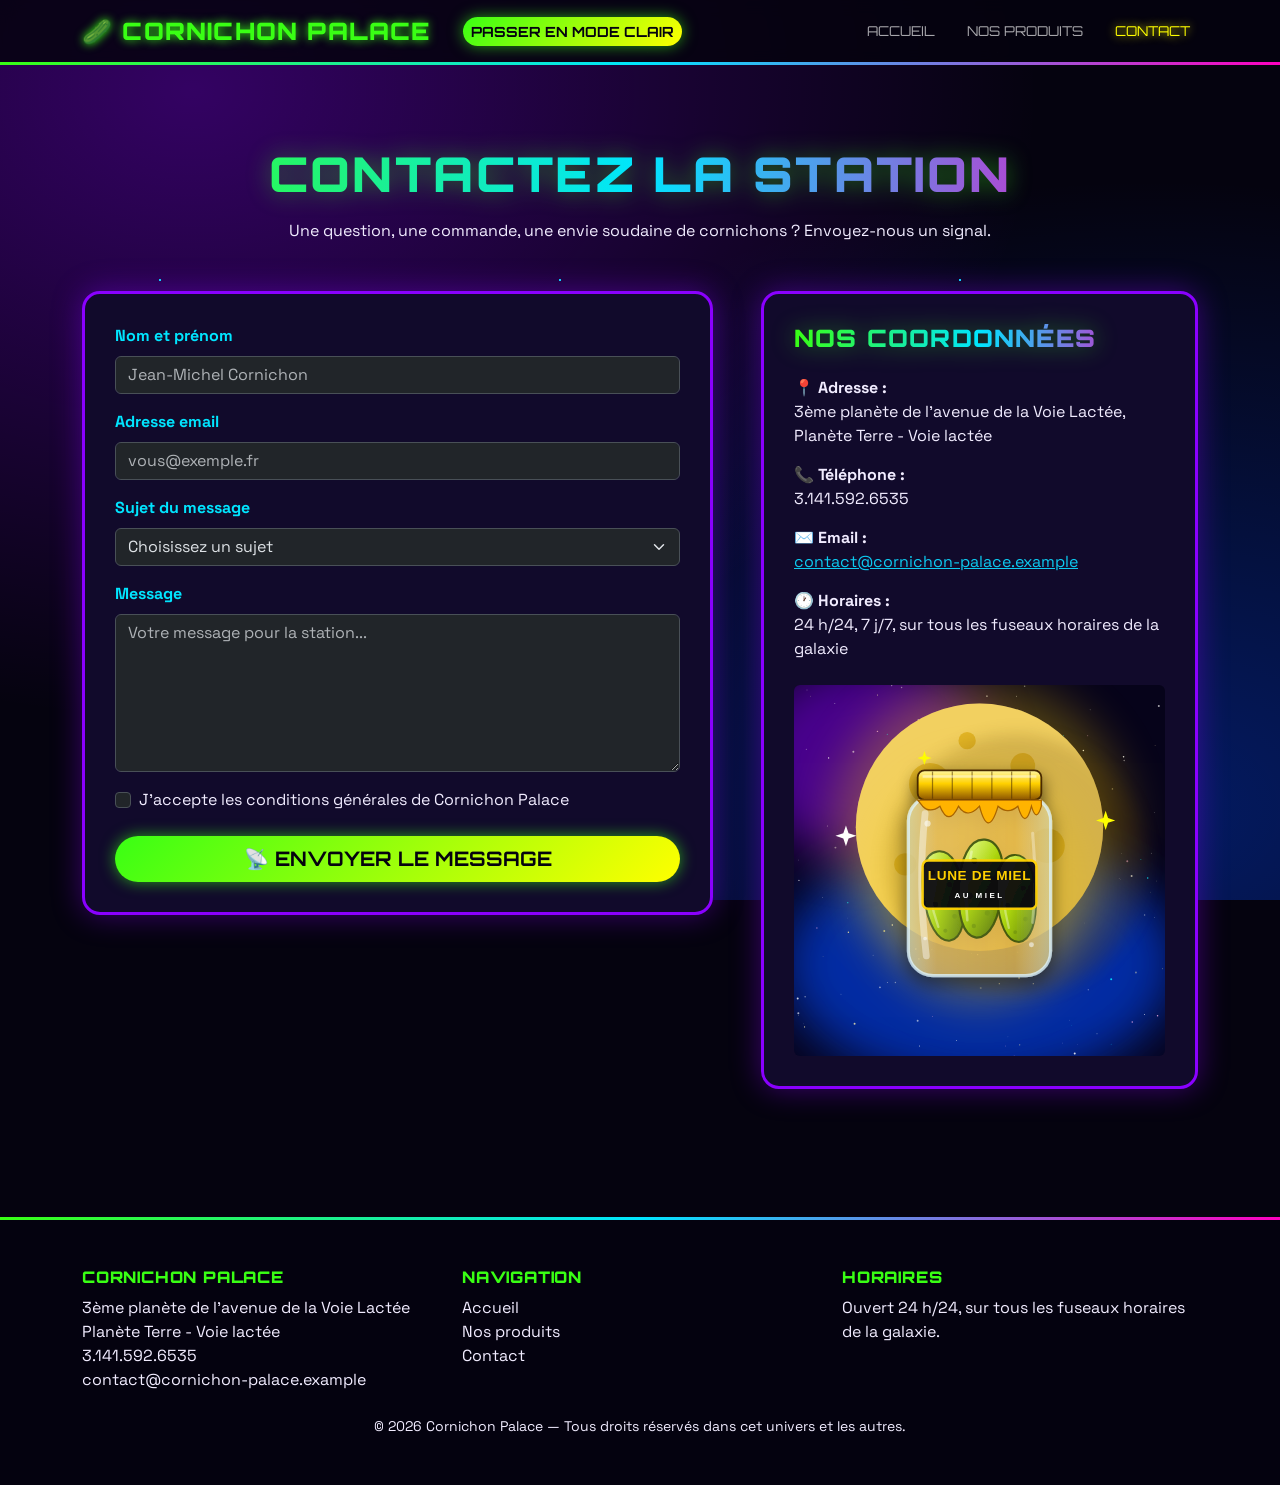
<file: projets/cornichon-palace/contact.html>
<!DOCTYPE html>
<html lang="fr" data-bs-theme="dark">
<head>
    <!-- Encodage des caractères : permet d'afficher correctement les accents -->
    <meta charset="UTF-8">
    <!-- Adapte l'affichage à la largeur de l'écran (indispensable pour le responsive) -->
    <meta name="viewport" content="width=device-width, initial-scale=1.0">
    <!-- Titre affiché dans l'onglet du navigateur -->
    <title>Cornichon Palace - Contact</title>

    <!-- Polices -->
    <link rel="preconnect" href="https://fonts.googleapis.com">
    <link rel="preconnect" href="https://fonts.gstatic.com" crossorigin>
    <link href="https://fonts.googleapis.com/css2?family=Orbitron:wght@700;900&family=Space+Grotesk:wght@400;700&display=swap" rel="stylesheet">

    <!-- Bootstrap (installé en local avec npm) -->
    <link rel="stylesheet" href="https://cdn.jsdelivr.net/npm/bootstrap@5.3.3/dist/css/bootstrap.min.css">
    <!-- CSS commun aux 3 pages -->
    <link rel="stylesheet" href="css/style.css">
</head>

<body>
    <!-- ===== NAVIGATION ===== -->
    <!-- En-tête du site, identique sur les 3 pages -->
    <header>
        <!-- Barre de navigation Bootstrap : en ligne sur ordinateur (navbar-expand-lg), menu hamburger sur mobile ; sticky-top la garde en haut au défilement -->
        <nav class="navbar navbar-expand-lg navbar-cosmique sticky-top">
            <div class="container">
                <!-- Nom du site avec le petit cornichon qui tourne, cliquable pour revenir à l'accueil -->
                <a class="navbar-brand" href="index.html"><span class="cornichon-tournant">🥒</span> Cornichon Palace</a>
                <!-- Bouton qui bascule entre le mode sombre et le mode clair -->
                <button id="boutonTheme" class="btn btn-cosmique btn-sm ms-lg-3 mt-2 mt-lg-0" type="button" aria-pressed="true">Passer en mode clair</button>
                <!-- Bouton hamburger : visible seulement sur petit écran, il ouvre et ferme le menu -->
                <button class="navbar-toggler" type="button" data-bs-toggle="collapse" data-bs-target="#menuPrincipal" aria-controls="menuPrincipal" aria-expanded="false" aria-label="Ouvrir le menu">
                    <span class="navbar-toggler-icon"></span>
                </button>
                <!-- Contenu du menu, replié sur mobile (son id est la cible du bouton hamburger) -->
                <div class="collapse navbar-collapse" id="menuPrincipal">
                    <!-- Liens vers les 3 pages ; ms-auto les pousse à droite, la classe active indique la page en cours -->
                    <ul class="navbar-nav ms-auto gap-lg-3">
                        <li class="nav-item"><a class="nav-link" href="index.html">Accueil</a></li>
                        <li class="nav-item"><a class="nav-link" href="produits.html">Nos produits</a></li>
                        <li class="nav-item"><a class="nav-link active" aria-current="page" href="contact.html">Contact</a></li>
                    </ul>
                </div>
            </div>
        </nav>
    </header>

    <!-- Contenu principal de la page -->
    <main>
        <section class="section">
            <div class="container">
                <!-- Titre et introduction de la page -->
                <h1 class="titre-section text-center mb-3">Contactez la station</h1>
                <p class="text-center mb-5">Une question, une commande, une envie soudaine de cornichons ? Envoyez-nous un signal.</p>

                <!-- Grille : formulaire et coordonnées côte à côte sur ordinateur, l'un sous l'autre sur mobile -->
                <div class="row g-5">
                    <!-- ===== FORMULAIRE ===== -->
                    <!-- Colonne du formulaire (7 colonnes sur 12 sur grand écran) -->
                    <div class="col-lg-7">
                        <!-- Formulaire de contact ; action="#" car aucun envoi réel n'est demandé -->
                        <form class="bloc-contact" action="#" method="post">
                            <div class="mb-3">
                                <!-- Champ nom et prénom : for/id relient le label au champ, required le rend obligatoire -->
                                <label for="nomPrenom" class="form-label">Nom et prénom</label>
                                <input type="text" class="form-control" id="nomPrenom" name="nomPrenom" placeholder="Jean-Michel Cornichon" required>
                            </div>
                            <div class="mb-3">
                                <!-- Champ email : type="email" vérifie que l'adresse a un format valide -->
                                <label for="email" class="form-label">Adresse email</label>
                                <input type="email" class="form-control" id="email" name="email" placeholder="vous@exemple.fr" required>
                            </div>
                            <div class="mb-3">
                                <!-- Liste déroulante du sujet : l'option vide désactivée oblige à faire un choix -->
                                <label for="sujet" class="form-label">Sujet du message</label>
                                <select class="form-select" id="sujet" name="sujet" required>
                                    <option value="" selected disabled>Choisissez un sujet</option>
                                    <option value="commande">Passer une commande</option>
                                    <option value="livraison">Suivre une livraison</option>
                                    <option value="partenariat">Proposer un partenariat</option>
                                    <option value="autre">Autre demande</option>
                                </select>
                            </div>
                            <div class="mb-3">
                                <!-- Zone de texte pour le message -->
                                <label for="message" class="form-label">Message</label>
                                <textarea class="form-control" id="message" name="message" rows="6" placeholder="Votre message pour la station..." required></textarea>
                            </div>
                            <!-- Case à cocher obligatoire pour accepter les conditions -->
                            <div class="form-check mb-4">
                                <input class="form-check-input" type="checkbox" id="conditions" name="conditions" required>
                                <label class="form-check-label" for="conditions">J'accepte les conditions générales de Cornichon Palace</label>
                            </div>
                            <!-- Bouton d'envoi ; w-100 l'étire sur toute la largeur -->
                            <button type="submit" class="btn btn-cosmique btn-lg w-100">📡 Envoyer le message</button>
                        </form>
                    </div>

                    <!-- ===== COORDONNÉES ===== -->
                    <!-- Colonne des coordonnées (5 colonnes sur 12 sur grand écran) -->
                    <div class="col-lg-5">
                        <div class="bloc-contact h-100">
                            <h2 class="titre-section fs-4 mb-4">Nos coordonnées</h2>
                            <!-- Coordonnées fictives de l'entreprise -->
                            <ul class="list-unstyled coordonnees mb-4">
                                <li>📍 <strong>Adresse :</strong><br>3ème planète de l'avenue de la Voie Lactée, Planète Terre - Voie lactée</li>
                                <li>📞 <strong>Téléphone :</strong><br>3.141.592.6535</li>
                                <li>✉️ <strong>Email :</strong><br><a href="mailto:contact@cornichon-palace.example" class="link-info">contact@cornichon-palace.example</a></li>
                                <li>🕐 <strong>Horaires :</strong><br>24 h/24, 7 j/7, sur tous les fuseaux horaires de la galaxie</li>
                            </ul>
                            <!-- Image décorative sous les coordonnées -->
                            <img src="images/produit6.svg" class="img-fluid rounded" alt="Bocal Lune de Miel devant une lune dorée">
                        </div>
                    </div>
                </div>
            </div>
        </section>
    </main>

    <!-- ===== PIED DE PAGE ===== -->
    <!-- Pied de page commun aux 3 pages : coordonnées, liens et copyright -->
    <footer class="pied-de-page py-5 mt-5">
        <div class="container">
            <!-- Grille des produits : 1 par ligne sur mobile (col-12), 2 sur tablette (col-md-6), 3 sur ordinateur (col-lg-4) -->
            <div class="row g-4">
                <div class="col-md-4">
                    <h2>Cornichon Palace</h2>
                    <!-- Coordonnées fictives de l'entreprise -->
                    <address class="mb-0">
                        3ème planète de l'avenue de la Voie Lactée<br>
                        Planète Terre - Voie lactée<br>
                        3.141.592.6535<br>
                        <a href="mailto:contact@cornichon-palace.example">contact@cornichon-palace.example</a>
                    </address>
                </div>
                <div class="col-md-4">
                    <h2>Navigation</h2>
                    <!-- Liens de navigation (list-unstyled retire les puces) -->
                    <ul class="list-unstyled mb-0">
                        <li><a href="index.html">Accueil</a></li>
                        <li><a href="produits.html">Nos produits</a></li>
                        <li><a href="contact.html">Contact</a></li>
                    </ul>
                </div>
                <div class="col-md-4">
                    <h2>Horaires</h2>
                    <p class="mb-0">Ouvert 24 h/24, sur tous les fuseaux horaires de la galaxie.</p>
                </div>
            </div>
            <!-- Copyright -->
            <p class="text-center small mt-4 mb-0">&copy; 2026 Cornichon Palace — Tous droits réservés dans cet univers et les autres.</p>
        </div>
    </footer>

    <!-- Bootstrap JS (inclut Popper : menu hamburger, modales...) -->
    <script src="https://cdn.jsdelivr.net/npm/bootstrap@5.3.3/dist/js/bootstrap.bundle.min.js"></script>
    <script>
        // Récupère la balise <html> (qui porte data-bs-theme) et le bouton du thème
        const html = document.documentElement;
        const boutonTheme = document.getElementById("boutonTheme");

        // Au clic : on inverse le thème et on met à jour le texte du bouton
        boutonTheme.addEventListener("click", () => {
            const estSombre = html.getAttribute("data-bs-theme") === "dark";
            const nouveauTheme = estSombre ? "light" : "dark";

            html.setAttribute("data-bs-theme", nouveauTheme);
            boutonTheme.textContent = estSombre
                ? "Passer en mode sombre"
                : "Passer en mode clair";
            boutonTheme.setAttribute("aria-pressed", String(nouveauTheme === "dark"));
        });</script>
</body>
</html>
</file>
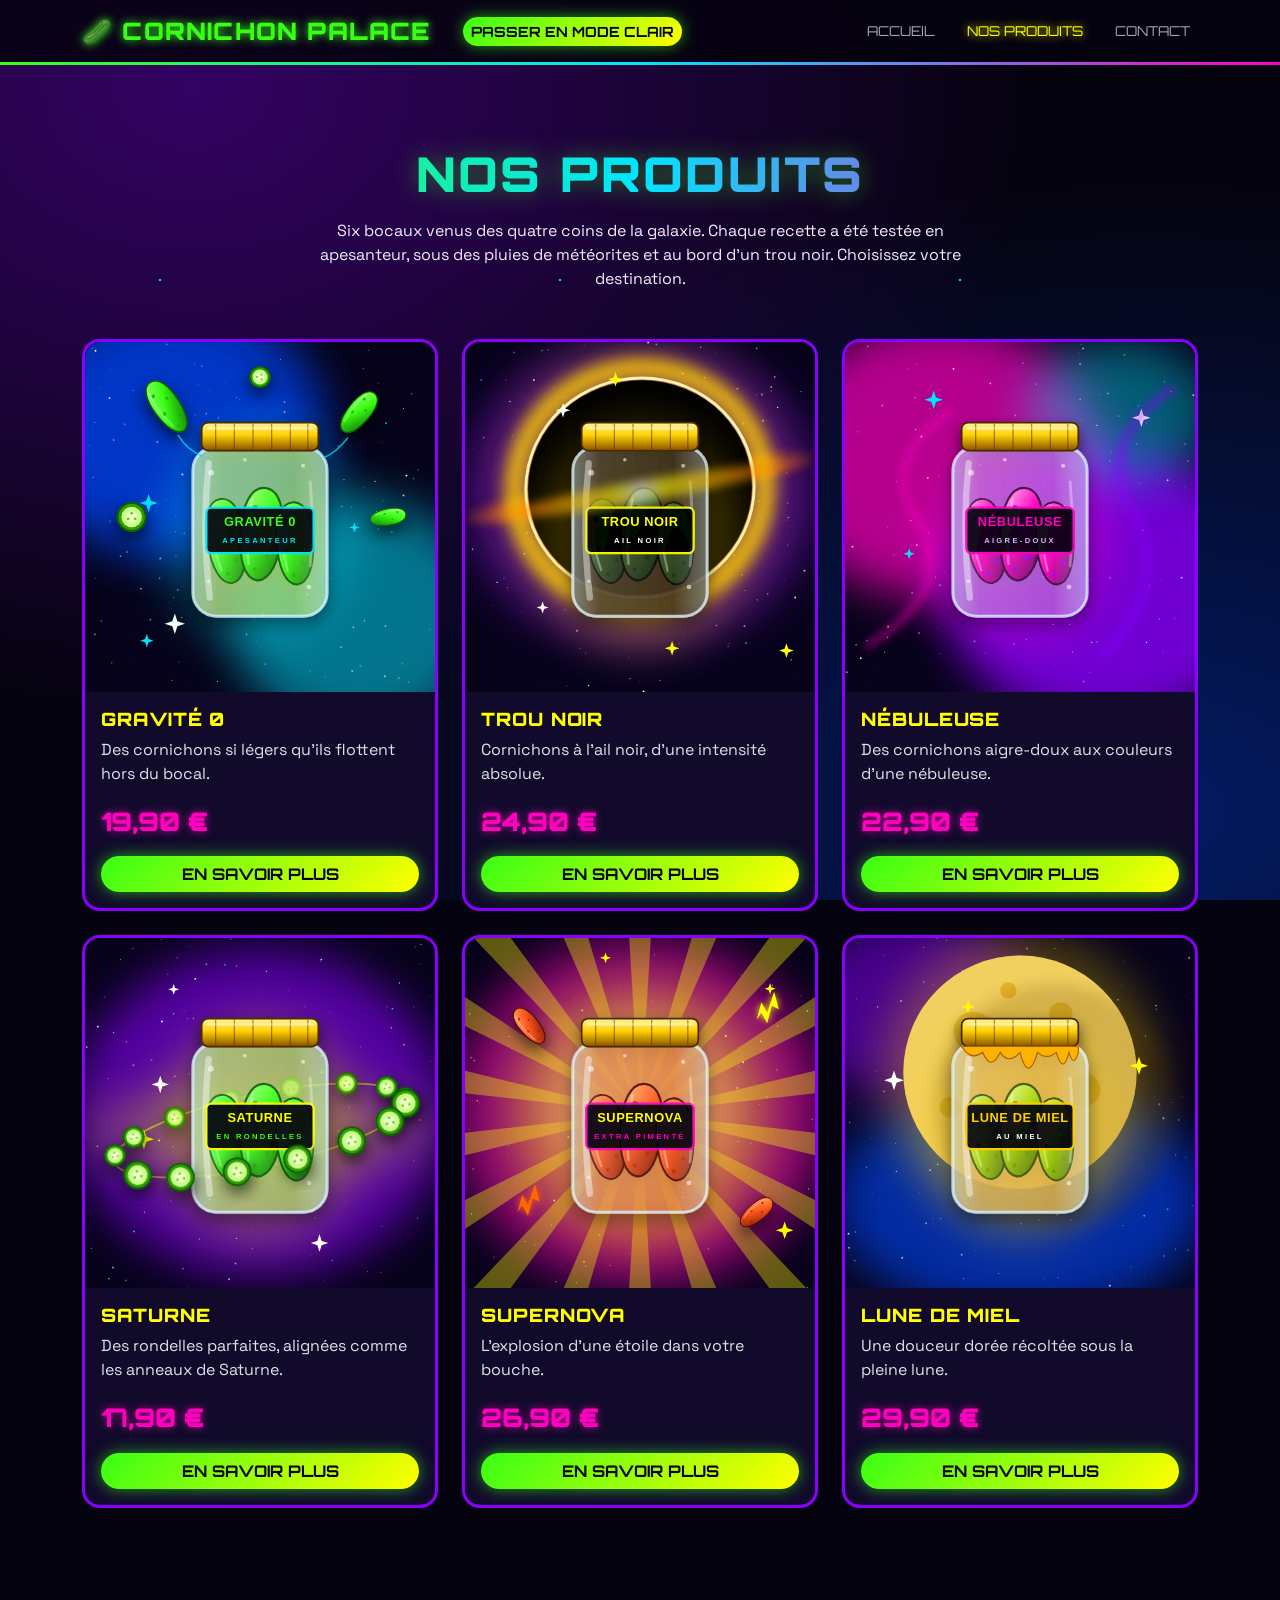
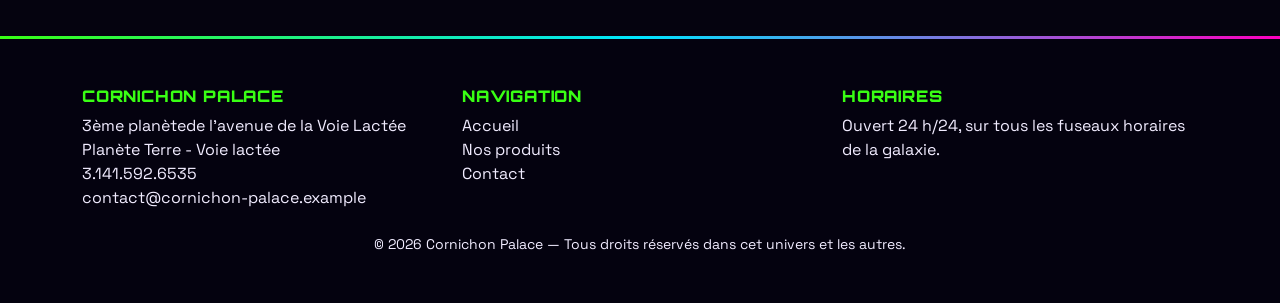
<file: projets/cornichon-palace/produits.html>
<!DOCTYPE html>
<html lang="fr" data-bs-theme="dark">
<head>
    <!-- Encodage des caractères : permet d'afficher correctement les accents -->
    <meta charset="UTF-8">
    <!-- Adapte l'affichage à la largeur de l'écran (indispensable pour le responsive) -->
    <meta name="viewport" content="width=device-width, initial-scale=1.0">
    <!-- Titre affiché dans l'onglet du navigateur -->
    <title>Cornichon Palace - Nos produits</title>

    <!-- Polices -->
    <link rel="preconnect" href="https://fonts.googleapis.com">
    <link rel="preconnect" href="https://fonts.gstatic.com" crossorigin>
    <link href="https://fonts.googleapis.com/css2?family=Orbitron:wght@700;900&family=Space+Grotesk:wght@400;700&display=swap" rel="stylesheet">

    <!-- Bootstrap (installé en local avec npm) -->
    <link rel="stylesheet" href="https://cdn.jsdelivr.net/npm/bootstrap@5.3.3/dist/css/bootstrap.min.css">
    <!-- CSS commun aux 3 pages -->
    <link rel="stylesheet" href="css/style.css">
</head>

<body>
    <!-- ===== NAVIGATION ===== -->
    <!-- En-tête du site, identique sur les 3 pages -->
    <header>
        <!-- Barre de navigation Bootstrap : en ligne sur ordinateur (navbar-expand-lg), menu hamburger sur mobile ; sticky-top la garde en haut au défilement -->
        <nav class="navbar navbar-expand-lg navbar-cosmique sticky-top">
            <div class="container">
                <!-- Nom du site avec le petit cornichon qui tourne, cliquable pour revenir à l'accueil -->
                <a class="navbar-brand" href="index.html"><span class="cornichon-tournant">🥒</span> Cornichon Palace</a>
                <!-- Bouton qui bascule entre le mode sombre et le mode clair -->
                <button id="boutonTheme" class="btn btn-cosmique btn-sm ms-lg-3 mt-2 mt-lg-0" type="button" aria-pressed="true">Passer en mode clair</button>
                <!-- Bouton hamburger : visible seulement sur petit écran, il ouvre et ferme le menu -->
                <button class="navbar-toggler" type="button" data-bs-toggle="collapse" data-bs-target="#menuPrincipal" aria-controls="menuPrincipal" aria-expanded="false" aria-label="Ouvrir le menu">
                    <span class="navbar-toggler-icon"></span>
                </button>
                <!-- Contenu du menu, replié sur mobile (son id est la cible du bouton hamburger) -->
                <div class="collapse navbar-collapse" id="menuPrincipal">
                    <!-- Liens vers les 3 pages ; ms-auto les pousse à droite, la classe active indique la page en cours -->
                    <ul class="navbar-nav ms-auto gap-lg-3">
                        <li class="nav-item"><a class="nav-link" href="index.html">Accueil</a></li>
                        <li class="nav-item"><a class="nav-link active" aria-current="page" href="produits.html">Nos produits</a></li>
                        <li class="nav-item"><a class="nav-link" href="contact.html">Contact</a></li>
                    </ul>
                </div>
            </div>
        </nav>
    </header>

    <!-- Contenu principal de la page -->
    <main>
        <!-- ===== CATALOGUE ===== -->
        <section class="section">
            <div class="container">
                <!-- Titre et introduction du catalogue -->
                <h1 class="titre-section text-center mb-3">Nos produits</h1>
                <p class="text-center mb-5 mx-auto" style="max-width: 650px;">Six bocaux venus des quatre coins de la galaxie. Chaque recette a été testée en apesanteur, sous des pluies de météorites et au bord d'un trou noir. Choisissez votre destination.</p>

                <!-- 1 produit par ligne sur mobile, 2 sur tablette, 3 sur ordinateur -->
                <div class="row g-4">
                    <!-- Colonne qui contient une carte produit -->
                    <div class="col-12 col-md-6 col-lg-4">
                        <!-- Carte Bootstrap d'un produit ; h-100 donne la même hauteur à toutes les cartes -->
                        <article class="card carte-cornichon h-100">
                            <!-- Image du produit en haut de la carte -->
                            <img src="images/produit1.svg" class="card-img-top" alt="Bocal Gravité 0 : des cornichons qui flottent en apesanteur">
                            <!-- Contenu de la carte ; d-flex flex-column empile les éléments verticalement -->
                            <div class="card-body d-flex flex-column">
                                <h2 class="card-title">Gravité 0</h2>
                                <p class="card-text">Des cornichons si légers qu'ils flottent hors du bocal.</p>
                                <!-- Prix ; mt-auto le pousse en bas pour aligner prix et boutons sur toutes les cartes -->
                                <p class="prix mt-auto">19,90 €</p>
                                <!-- Bouton qui ouvre la modale du produit : data-bs-target contient l'id de la modale à ouvrir -->
                                <button type="button" class="btn btn-cosmique" data-bs-toggle="modal" data-bs-target="#modalProduit1">En savoir plus</button>
                            </div>
                        </article>
                    </div>
                    <div class="col-12 col-md-6 col-lg-4">
                        <article class="card carte-cornichon h-100">
                            <img src="images/produit2.svg" class="card-img-top" alt="Bocal Trou Noir : cornichons à l'ail noir devant un trou noir">
                            <div class="card-body d-flex flex-column">
                                <h2 class="card-title">Trou Noir</h2>
                                <p class="card-text">Cornichons à l'ail noir, d'une intensité absolue.</p>
                                <p class="prix mt-auto">24,90 €</p>
                                <button type="button" class="btn btn-cosmique" data-bs-toggle="modal" data-bs-target="#modalProduit2">En savoir plus</button>
                            </div>
                        </article>
                    </div>
                    <div class="col-12 col-md-6 col-lg-4">
                        <article class="card carte-cornichon h-100">
                            <img src="images/produit3.svg" class="card-img-top" alt="Bocal Nébuleuse : cornichons roses et violets lumineux">
                            <div class="card-body d-flex flex-column">
                                <h2 class="card-title">Nébuleuse</h2>
                                <p class="card-text">Des cornichons aigre-doux aux couleurs d'une nébuleuse.</p>
                                <p class="prix mt-auto">22,90 €</p>
                                <button type="button" class="btn btn-cosmique" data-bs-toggle="modal" data-bs-target="#modalProduit3">En savoir plus</button>
                            </div>
                        </article>
                    </div>
                    <div class="col-12 col-md-6 col-lg-4">
                        <article class="card carte-cornichon h-100">
                            <img src="images/produit4.svg" class="card-img-top" alt="Bocal Saturne : rondelles de cornichon en orbite autour du bocal">
                            <div class="card-body d-flex flex-column">
                                <h2 class="card-title">Saturne</h2>
                                <p class="card-text">Des rondelles parfaites, alignées comme les anneaux de Saturne.</p>
                                <p class="prix mt-auto">17,90 €</p>
                                <button type="button" class="btn btn-cosmique" data-bs-toggle="modal" data-bs-target="#modalProduit4">En savoir plus</button>
                            </div>
                        </article>
                    </div>
                    <div class="col-12 col-md-6 col-lg-4">
                        <article class="card carte-cornichon h-100">
                            <img src="images/produit5.svg" class="card-img-top" alt="Bocal Supernova : cornichons pimentés devant l'explosion d'une étoile">
                            <div class="card-body d-flex flex-column">
                                <h2 class="card-title">Supernova</h2>
                                <p class="card-text">L'explosion d'une étoile dans votre bouche.</p>
                                <p class="prix mt-auto">26,90 €</p>
                                <button type="button" class="btn btn-cosmique" data-bs-toggle="modal" data-bs-target="#modalProduit5">En savoir plus</button>
                            </div>
                        </article>
                    </div>
                    <div class="col-12 col-md-6 col-lg-4">
                        <article class="card carte-cornichon h-100">
                            <img src="images/produit6.svg" class="card-img-top" alt="Bocal Lune de Miel : cornichons au miel devant une lune dorée">
                            <div class="card-body d-flex flex-column">
                                <h2 class="card-title">Lune de Miel</h2>
                                <p class="card-text">Une douceur dorée récoltée sous la pleine lune.</p>
                                <p class="prix mt-auto">29,90 €</p>
                                <button type="button" class="btn btn-cosmique" data-bs-toggle="modal" data-bs-target="#modalProduit6">En savoir plus</button>
                            </div>
                        </article>
                    </div>
                </div>
            </div>
        </section>
    </main>

    <!-- ===== PIED DE PAGE ===== -->
    <!-- Pied de page commun aux 3 pages : coordonnées, liens et copyright -->
    <footer class="pied-de-page py-5 mt-5">
        <div class="container">
            <div class="row g-4">
                <div class="col-md-4">
                    <h2>Cornichon Palace</h2>
                    <!-- Coordonnées fictives de l'entreprise -->
                    <address class="mb-0">
                        3ème planètede l'avenue de la Voie Lactée<br>
                        Planète Terre - Voie lactée<br>
                        3.141.592.6535<br>
                        <a href="mailto:contact@cornichon-palace.example">contact@cornichon-palace.example</a>
                    </address>
                </div>
                <div class="col-md-4">
                    <h2>Navigation</h2>
                    <!-- Liens de navigation (list-unstyled retire les puces) -->
                    <ul class="list-unstyled mb-0">
                        <li><a href="index.html">Accueil</a></li>
                        <li><a href="produits.html">Nos produits</a></li>
                        <li><a href="contact.html">Contact</a></li>
                    </ul>
                </div>
                <div class="col-md-4">
                    <h2>Horaires</h2>
                    <p class="mb-0">Ouvert 24 h/24, sur tous les fuseaux horaires de la galaxie.</p>
                </div>
            </div>
            <!-- Copyright -->
            <p class="text-center small mt-4 mb-0">&copy; 2026 Cornichon Palace — Tous droits réservés dans cet univers et les autres.</p>
        </div>
    </footer>

    <!-- ===== FENÊTRES MODALES (une par produit) ===== -->
    <!-- Modale cachée par défaut ; son id doit être le même que le data-bs-target du bouton, fade ajoute l'animation -->
    <div class="modal fade" id="modalProduit1" tabindex="-1" aria-labelledby="titreModal1" aria-hidden="true">
        <!-- Taille et position de la fenêtre : centrée verticalement et en grand format -->
        <div class="modal-dialog modal-dialog-centered modal-lg">
            <div class="modal-content">
                <!-- En-tête de la modale : nom du produit et croix de fermeture -->
                <div class="modal-header">
                    <h2 class="modal-title fs-5" id="titreModal1">Gravité 0</h2>
                    <button type="button" class="btn-close" data-bs-dismiss="modal" aria-label="Fermer"></button>
                </div>
                <!-- Corps de la modale : image et description détaillée côte à côte -->
                <div class="modal-body">
                    <div class="row g-4 align-items-center">
                        <div class="col-md-5">
                            <img src="images/produit1.svg" class="img-fluid rounded" alt="Bocal Gravité 0 : des cornichons qui flottent en apesanteur">
                        </div>
                        <div class="col-md-7">
                            <p>Cultivés à bord de notre station orbitale, ces cornichons ont grandi sans aucune pesanteur. Résultat : une chair d'une légèreté absolue et un croquant qui défie la physique. Ouvrez le bocal avec précaution, ils ont tendance à s'échapper.</p>
                            <ul>
                            <li>Bocal de 350 g</li>
                            <li>Saumure à l'aneth lunaire</li>
                            <li>Idéal pour l'apéritif en apesanteur</li>
                            </ul>
                            <p class="prix mb-0">19,90 €</p>
                        </div>
                    </div>
                </div>
                <!-- Pied de la modale : bouton pour fermer et bouton pour commander -->
                <div class="modal-footer">
                    <button type="button" class="btn btn-outline-light" data-bs-dismiss="modal">Fermer</button>
                    <a href="contact.html" class="btn btn-cosmique">Commander</a>
                </div>
            </div>
        </div>
    </div>
    <div class="modal fade" id="modalProduit2" tabindex="-1" aria-labelledby="titreModal2" aria-hidden="true">
        <div class="modal-dialog modal-dialog-centered modal-lg">
            <div class="modal-content">
                <div class="modal-header">
                    <h2 class="modal-title fs-5" id="titreModal2">Trou Noir</h2>
                    <button type="button" class="btn-close" data-bs-dismiss="modal" aria-label="Fermer"></button>
                </div>
                <div class="modal-body">
                    <div class="row g-4 align-items-center">
                        <div class="col-md-5">
                            <img src="images/produit2.svg" class="img-fluid rounded" alt="Bocal Trou Noir : cornichons à l'ail noir devant un trou noir">
                        </div>
                        <div class="col-md-7">
                            <p>Affinés au bord de l'horizon des événements, ces cornichons à l'ail noir ont une saveur si dense que même la lumière ne s'en échappe pas. Une heure de dégustation équivaut à sept ans de bonheur.</p>
                            <ul>
                            <li>Bocal de 300 g</li>
                            <li>Ail noir fermenté 60 jours</li>
                            <li>Goût profond, légèrement sucré</li>
                            </ul>
                            <p class="prix mb-0">24,90 €</p>
                        </div>
                    </div>
                </div>
                <div class="modal-footer">
                    <button type="button" class="btn btn-outline-light" data-bs-dismiss="modal">Fermer</button>
                    <a href="contact.html" class="btn btn-cosmique">Commander</a>
                </div>
            </div>
        </div>
    </div>
    <div class="modal fade" id="modalProduit3" tabindex="-1" aria-labelledby="titreModal3" aria-hidden="true">
        <div class="modal-dialog modal-dialog-centered modal-lg">
            <div class="modal-content">
                <div class="modal-header">
                    <h2 class="modal-title fs-5" id="titreModal3">Nébuleuse</h2>
                    <button type="button" class="btn-close" data-bs-dismiss="modal" aria-label="Fermer"></button>
                </div>
                <div class="modal-body">
                    <div class="row g-4 align-items-center">
                        <div class="col-md-5">
                            <img src="images/produit3.svg" class="img-fluid rounded" alt="Bocal Nébuleuse : cornichons roses et violets lumineux">
                        </div>
                        <div class="col-md-7">
                            <p>Marinés dans un nuage de poussière d'étoiles, ces cornichons prennent des reflets roses et violets uniques. Leur saveur aigre-douce vous fera voir des galaxies entières.</p>
                            <ul>
                            <li>Bocal de 350 g</li>
                            <li>Marinade betterave et vinaigre de framboise</li>
                            <li>Couleur 100 % naturelle (sur notre planète)</li>
                            </ul>
                            <p class="prix mb-0">22,90 €</p>
                        </div>
                    </div>
                </div>
                <div class="modal-footer">
                    <button type="button" class="btn btn-outline-light" data-bs-dismiss="modal">Fermer</button>
                    <a href="contact.html" class="btn btn-cosmique">Commander</a>
                </div>
            </div>
        </div>
    </div>
    <div class="modal fade" id="modalProduit4" tabindex="-1" aria-labelledby="titreModal4" aria-hidden="true">
        <div class="modal-dialog modal-dialog-centered modal-lg">
            <div class="modal-content">
                <div class="modal-header">
                    <h2 class="modal-title fs-5" id="titreModal4">Saturne</h2>
                    <button type="button" class="btn-close" data-bs-dismiss="modal" aria-label="Fermer"></button>
                </div>
                <div class="modal-body">
                    <div class="row g-4 align-items-center">
                        <div class="col-md-5">
                            <img src="images/produit4.svg" class="img-fluid rounded" alt="Bocal Saturne : rondelles de cornichon en orbite autour du bocal">
                        </div>
                        <div class="col-md-7">
                            <p>Chaque cornichon est découpé en rondelles d'une précision astronomique, puis placé en orbite dans son bocal. Parfait pour les burgers, les sandwichs et les dîners interplanétaires.</p>
                            <ul>
                            <li>Bocal de 400 g</li>
                            <li>Rondelles de 3 mm exactement</li>
                            <li>Spécial burgers et sandwichs</li>
                            </ul>
                            <p class="prix mb-0">17,90 €</p>
                        </div>
                    </div>
                </div>
                <div class="modal-footer">
                    <button type="button" class="btn btn-outline-light" data-bs-dismiss="modal">Fermer</button>
                    <a href="contact.html" class="btn btn-cosmique">Commander</a>
                </div>
            </div>
        </div>
    </div>
    <div class="modal fade" id="modalProduit5" tabindex="-1" aria-labelledby="titreModal5" aria-hidden="true">
        <div class="modal-dialog modal-dialog-centered modal-lg">
            <div class="modal-content">
                <div class="modal-header">
                    <h2 class="modal-title fs-5" id="titreModal5">Supernova</h2>
                    <button type="button" class="btn-close" data-bs-dismiss="modal" aria-label="Fermer"></button>
                </div>
                <div class="modal-body">
                    <div class="row g-4 align-items-center">
                        <div class="col-md-5">
                            <img src="images/produit5.svg" class="img-fluid rounded" alt="Bocal Supernova : cornichons pimentés devant l'explosion d'une étoile">
                        </div>
                        <div class="col-md-7">
                            <p>Pimentés au cœur d'une étoile en fin de vie, ces cornichons libèrent une chaleur de plusieurs millions de degrés (environ). À réserver aux astronautes confirmés, avec un grand verre de lait à portée de main.</p>
                            <ul>
                            <li>Bocal de 300 g</li>
                            <li>Piment habanero et poivre de Sichuan</li>
                            <li>Niveau de piquant : 5 étoiles sur 5</li>
                            </ul>
                            <p class="prix mb-0">26,90 €</p>
                        </div>
                    </div>
                </div>
                <div class="modal-footer">
                    <button type="button" class="btn btn-outline-light" data-bs-dismiss="modal">Fermer</button>
                    <a href="contact.html" class="btn btn-cosmique">Commander</a>
                </div>
            </div>
        </div>
    </div>
    <div class="modal fade" id="modalProduit6" tabindex="-1" aria-labelledby="titreModal6" aria-hidden="true">
        <div class="modal-dialog modal-dialog-centered modal-lg">
            <div class="modal-content">
                <div class="modal-header">
                    <h2 class="modal-title fs-5" id="titreModal6">Lune de Miel</h2>
                    <button type="button" class="btn-close" data-bs-dismiss="modal" aria-label="Fermer"></button>
                </div>
                <div class="modal-body">
                    <div class="row g-4 align-items-center">
                        <div class="col-md-5">
                            <img src="images/produit6.svg" class="img-fluid rounded" alt="Bocal Lune de Miel : cornichons au miel devant une lune dorée">
                        </div>
                        <div class="col-md-7">
                            <p>Notre édition la plus luxueuse : des cornichons confits au miel, récolté uniquement les nuits de pleine lune. Un mariage sucré-salé si réussi qu'on l'offre aux jeunes mariés de toute la galaxie.</p>
                            <ul>
                            <li>Bocal de 350 g</li>
                            <li>Miel de fleurs lunaires</li>
                            <li>Édition limitée</li>
                            </ul>
                            <p class="prix mb-0">29,90 €</p>
                        </div>
                    </div>
                </div>
                <div class="modal-footer">
                    <button type="button" class="btn btn-outline-light" data-bs-dismiss="modal">Fermer</button>
                    <a href="contact.html" class="btn btn-cosmique">Commander</a>
                </div>
            </div>
        </div>
    </div>

    <!-- Bootstrap JS (inclut Popper : menu hamburger, modales...) -->
    <script src="https://cdn.jsdelivr.net/npm/bootstrap@5.3.3/dist/js/bootstrap.bundle.min.js"></script>
    <script>
        // Récupère la balise <html> (qui porte data-bs-theme) et le bouton du thème
        const html = document.documentElement;
        const boutonTheme = document.getElementById("boutonTheme");

        // Au clic : on inverse le thème et on met à jour le texte du bouton
        boutonTheme.addEventListener("click", () => {
            const estSombre = html.getAttribute("data-bs-theme") === "dark";
            const nouveauTheme = estSombre ? "light" : "dark";

            html.setAttribute("data-bs-theme", nouveauTheme);
            boutonTheme.textContent = estSombre
                ? "Passer en mode sombre"
                : "Passer en mode clair";
            boutonTheme.setAttribute("aria-pressed", String(nouveauTheme === "dark"));
        });</script>
</body>
</html>
</file>
<file: projets/comptoir-des-saveurs/css/style.css>
/* ---------- 1. Polices (Google Fonts) ---------- */
@import url("https://fonts.googleapis.com/css2?family=Cormorant+Garamond:wght@500;600;700&family=Lato:wght@300;400;700&display=swap");

/* ---------- 2. Palette de couleurs (variables) ---------- */
:root {
    --bois-fonce: #1b1410;   /* fond sombre */
    --or: #c9a26b;           /* doré, couleur d'accent */
    --creme: #f3ebe0;        /* texte clair */
    --rouge: #a3242b;        /* rouge, rappel des sculptures de la photo */
}

/* ---------- 3. Remise à zéro ---------- */
* {
    margin: 0;
    padding: 0;
    box-sizing: border-box;
}

html {
    scroll-behavior: smooth;   /* défilement doux avec le menu */
}

body {
    font-family: "Lato", Arial, sans-serif;
    background-color: var(--bois-fonce);
    color: var(--creme);
    line-height: 1.6;
}

/*SECTION 1 : ACCUEIL */

/* Le header occupe tout l'écran, le contenu est centré */
#accueil {
    position: relative;          /* repère pour placer l'image et la barre du haut */
    min-height: 100vh;           /* 100 % de la hauteur de l'écran */
    display: flex;
    flex-direction: column;
    justify-content: center;
    align-items: center;
    text-align: center;
    padding: 120px 24px 60px 24px;
    overflow: hidden;            /* rien ne dépasse */
}

/* L'image passe en fond, derrière tout le reste    */
#accueil img {
    position: absolute;
    top: 0;
    left: 0;
    width: 100%;
    height: 100%;
    object-fit: cover;           /* remplit sans se déformer */
    filter: brightness(0.4);     /* assombrit l'image pour que le texte soit lisible */
    z-index: -1;                 /* derrière le texte */
}

/* Nom du restaurant : en haut à gauche */
#accueil h1 {
    position:absolute;
    top: 10px;
    left: 40px;
    font-family: "Cormorant Garamond", Georgia, serif;
    font-size: 40px;
    font-weight: 700;
    color: var(--or);
    letter-spacing: 1px;
}

/* Menu : en haut à droite */
#accueil nav {
    position: absolute;
    top: 34px;
    right: 40px;
}

#accueil nav ul {
    list-style: none;            /* enlève les puces */
    display: flex;               /* liens à l'horizontale */
    gap: 32px;
}

#accueil nav a {
    color: var(--creme);
    text-decoration: none;
    font-size: 14px;
    text-transform: uppercase;
    letter-spacing: 2px;
    padding-bottom: 4px;
    border-bottom: 1px solid transparent;
    transition: color 0.3s, border-color 0.3s;
}

/* Effet au survol des liens du menu */
#accueil nav a:hover {
    color: var(--or);
    border-bottom-color: var(--or);
}

/* Titre d'accroche */
.accroche {
    font-family: "Cormorant Garamond", Georgia, serif;
    font-size: 40px;
    font-weight: 600;
    line-height: 1.1;
    max-width: 900px;
    color: var(--creme);
}

/* Petite phrase sous l'accroche */
.sous-titre {
    margin-top: 20px;
    font-size: 16px;
    font-weight: 300;
    text-transform: uppercase;
    letter-spacing: 4px;
    color: var(--or);
}

/* Bouton "Découvrir la carte" */
.bouton {
    display: inline-block;
    margin-top: 40px;
    padding: 14px 36px;
    border: 1px solid var(--or);
    color: var(--or);
    text-decoration: none;
    text-transform: uppercase;
    letter-spacing: 3px;
    font-size: 14px;
    transition: background-color 0.3s, color 0.3s;
}

/* Effet au survol du bouton : il se remplit en doré */
.bouton:hover {
    background-color: var(--or);
    color: var(--bois-fonce);
}

/* Petit texte doré au-dessus des titres de section */
.sur-titre {
    text-align: center;
    font-size: 13px;
    text-transform: uppercase;
    letter-spacing: 4px;
    color: var(--or);
}

/* Titres des sections (h2) */
h2 {
    text-align: center;
    font-family: "Cormorant Garamond", Georgia, serif;
    font-size: 48px;
    font-weight: 600;
    color: var(--creme);
    margin-top: 8px;
}

/* Petit trait doré sous les titres */
h2::after {
    content: "";
    display: block;
    width: 60px;
    height: 2px;
    background-color: var(--or);
    margin: 16px auto 0 auto;      /* centré */
}

/* Phrase d'introduction sous le titre */
.intro-section {
    max-width: 600px;
    margin: 24px auto 0 auto;
    text-align: center;
    font-weight: 300;
    color: #cfc4b5;
}

/* SECTION 3 : NOTRE CARTE */
#carte {
    padding: 100px 24px;
    max-width: 1200px;
    margin: 0 auto;     /* centre la section sur la page */
}

/* La grille : 3 colonnes de même largeur */
.grille-carte {
    display: grid;
    grid-template-columns: repeat(3, 1fr);
    gap: 32px;
    margin-top: 60px;
}

/* Une carte de plat */
.plat {
    background-color: #241b16;     /* un peu plus clair que le fond de la page */
    border: 1px solid #3a2c22;
    overflow: hidden;             /* l'image zoomée ne dépasse pas */
    transition: transform 0.3s, border-color 0.3s;
}

/* Effet au survol : la carte monte légèrement et le contour devient doré */
.plat:hover {
    transform: translateY(-6px);
    border-color: var(--or);
}

/* Photo du plat */
.plat img {
    display: block;
    width: 100%;                   /* s'adapte à la largeur de la carte */
    aspect-ratio: 1 / 1;           /* reste carrée */
    object-fit: cover;             /* ne se déforme pas */
    transition: transform 0.5s;
}

/* Au survol de la carte, la photo zoome doucement */
.plat:hover img {
    transform: scale(1.05);
}

/* Partie texte de la carte */
.plat-texte {
    padding: 24px;
    display: flex;
    flex-direction: column;
    gap: 10px;
}

/* Nom du plat */
.plat h3 {
    font-family: "Cormorant Garamond", Georgia, serif;
    font-size: 26px;
    font-weight: 600;
    color: var(--creme);
}

/* Description */
.plat p {
    font-size: 15px;
    font-weight: 300;
    color: #cfc4b5;
}

/* Prix */
.plat .prix {
    font-family: "Cormorant Garamond", Georgia, serif;
    font-size: 24px;
    font-weight: 700;
    color: var(--or);
}

/* Prix en euros, affiché à côté du prix en wons */
.prix-euro {
    font-family: "Lato", Arial, sans-serif;
    font-size: 15px;
    font-weight: 300;
    color: #a89c8c;
    margin-left: 8px;
}

/* Note sous la carte (banchan et kimchi offerts) */
.note-carte {
    max-width: 700px;
    margin: 50px auto 0 auto;
    padding: 20px 28px;
    text-align: center;
    font-size: 15px;
    font-weight: 300;
    font-style: italic;
    color: #cfc4b5;
    border-top: 1px solid #3a2c22;
    border-bottom: 1px solid #3a2c22;
}

.note-carte strong {
    color: var(--or);
    font-weight: 700;
    font-style: normal;
}


/* SECTION 4 : GALERIE */

#galerie {
    padding: 100px 24px;
    max-width: 1200px;
    margin: 0 auto;
}

/* Disposition des images en 3 colonnes et gardent leurs proportions */
.grille-galerie {
    column-count: 3;
    column-gap: 20px;
    margin-top: 60px;
}

.grille-galerie img {
    display: block;
    width: 100%;                 /* prend la largeur de la colonne */
    height: auto;                /* hauteur calculée automatiquement = proportions conservées */
    margin-bottom: 20px;
    break-inside: avoid;         /* une image n'est jamais coupée entre deux colonnes */
    border: 1px solid #3a2c22;
    filter: brightness(0.85);    /* légèrement assombries par défaut */
    transition: filter 0.4s, transform 0.4s, border-color 0.4s;
}

/* Effet au survol : l'image s'éclaire et grossit légèrement */
.grille-galerie img:hover {
    filter: brightness(1);
    transform: scale(1.02);
    border-color: var(--or);
}

/* SECTION 2 : À PROPOS*/

#a-propos {
    padding: 100px 24px;
    max-width: 1200px;
    margin: 0 auto;
}

/* Texte à gauche, photo à droite */
.a-propos-contenu {
    display: grid;
    grid-template-columns: 1fr 1fr;   /* 2 colonnes égales */
    gap: 60px;
    align-items: center;              /* centrés verticalement l'un par rapport à l'autre */
    margin-top: 60px;
}

.a-propos-texte p {
    font-size: 17px;
    font-weight: 300;
    line-height: 1.8;
    color: #cfc4b5;
    margin-bottom: 20px;
}

/* Dernière phrase mise en valeur */
.a-propos-texte .signature {
    font-family: "Cormorant Garamond", Georgia, serif;
    font-size: 24px;
    font-style: italic;
    font-weight: 600;
    line-height: 1.4;
    color: var(--or);
    margin-top: 30px;
    margin-bottom: 0;
    padding-left: 20px;
    border-left: 2px solid var(--or);
}

/* Photo du restaurant */
.a-propos-contenu img {
    width: 100%;                      /* ne déborde jamais de sa colonne */
    height: auto;                     /* garde ses proportions */
    border: 1px solid #3a2c22;
    box-shadow: 20px 20px 0 #241b16;  /* cadre décalé derrière la photo */
}


/* SECTION 5 : CONTACT */

#contact {
    padding: 100px 24px;
    max-width: 1000px;
    margin: 0 auto;
    text-align: center;
}

/* Les deux blocs (coordonnées et horaires) côte à côte */
.contact-contenu {
    display: flex;
    justify-content: center;
    gap: 40px;
    margin-top: 60px;
}

.contact-bloc {
    width: 420px;
    padding: 30px;
    background-color: #241b16;
    border: 1px solid #3a2c22;
}

.contact-bloc h3 {
    font-family: "Cormorant Garamond", Georgia, serif;
    font-size: 26px;
    color: #c9a26b;
    margin-bottom: 16px;
}

.contact-bloc address {
    font-style: normal;          /* enlève l'italique de la balise address */
    line-height: 2;
    color: #cfc4b5;
}

.horaires {
    list-style: none;
    line-height: 2;
    color: #cfc4b5;
}

/* Liens téléphone, email et retour en haut */
#contact a {
    color: #c9a26b;
    text-decoration: none;
}

#contact a:hover {
    color: #f3ebe0;
    text-decoration: underline;
}

.retour-haut {
    margin-top: 50px;
    font-size: 14px;
    text-transform: uppercase;
    letter-spacing: 2px;
}


/* PIED DE PAGE */

footer {
    text-align: center;
    padding: 50px 24px;
    border-top: 1px solid #3a2c22;
    background-color: #140f0c;
}

.footer-nom {
    font-family: "Cormorant Garamond", Georgia, serif;
    font-size: 28px;
    font-weight: 700;
    color: #c9a26b;
}

.footer-slogan {
    margin-top: 6px;
    font-size: 13px;
    text-transform: uppercase;
    letter-spacing: 3px;
    color: #cfc4b5;
}

.footer-copyright {
    margin-top: 24px;
    font-size: 13px;
    color: #8a7e70;
}
</file>
<file: projets/cadence/style.css>
/* Cadence — site de présentation. Couleurs de la palette « Fairway » de l'appli (clair pour le site,
   sombre pour les bandes qui montrent l'appli). Polices hébergées sur le site (aucun appel à Google). */
@font-face { font-family: 'IBM Plex Sans'; font-weight: 400; font-display: swap; src: url(fonts/IBMPlexSans-400.woff2) format('woff2'); }
@font-face { font-family: 'IBM Plex Sans'; font-weight: 500; font-display: swap; src: url(fonts/IBMPlexSans-500.woff2) format('woff2'); }
@font-face { font-family: 'IBM Plex Sans'; font-weight: 600; font-display: swap; src: url(fonts/IBMPlexSans-600.woff2) format('woff2'); }
@font-face { font-family: 'Space Grotesk'; font-weight: 600; font-display: swap; src: url(fonts/SpaceGrotesk-600.woff2) format('woff2'); }
@font-face { font-family: 'Space Grotesk'; font-weight: 700; font-display: swap; src: url(fonts/SpaceGrotesk-700.woff2) format('woff2'); }

:root {
  /* Papier du carnet de parcours, encre, vert du fairway */
  --paper: #f2f5f1; --paper2: #e2e9e0; --card: #ffffff; --line: rgba(18, 32, 26, 0.14);
  --ink: #12201a; --ink2: #3c4a42; --ink3: #5e6c65;
  --green: #1e7a4f; --on-green: #ffffff;
  /* Bandes sombres : les couleurs de l'appli en thème sombre */
  --night: #0b1510; --night2: #13201a; --night-line: rgba(238, 243, 238, 0.12);
  --snow: #eef3ee; --snow2: #bfcbc3; --turf: #3fbf7f;
  /* Dessin du trou */
  --fw: #cfe3cd; --rough: #e7eee4; --sand: #e8d6a6; --grn: #9fd1a6; --pin: #c8553d;
  --display: 'Space Grotesk', system-ui, sans-serif; --body: 'IBM Plex Sans', system-ui, sans-serif;
  --wrap: 1140px; --header-bg: rgba(242, 245, 241, 0.9);
}
/* Palette « Lounge » (crème, cuir, bois sombre, laiton), choisie dans la section « Tes couleurs » */
:root[data-palette="lounge"] {
  --paper: #f6efe3; --paper2: #ebdfcb; --card: #fffaf2; --line: rgba(43, 30, 20, 0.14);
  --ink: #2b1e14; --ink2: #55463a; --ink3: #76665a;
  --green: #8a5a2b; --on-green: #ffffff;
  --night: #15110d; --night2: #1f1914; --night-line: rgba(243, 234, 217, 0.12);
  --snow: #f3ead9; --snow2: #cdbfa7; --turf: #c9a25a;
  --fw: #d8dfc2; --rough: #efe7d6; --sand: #e9d3a0; --grn: #b6cf9a; --pin: #8a5a2b;
  --header-bg: rgba(246, 239, 227, 0.9);
}
* { box-sizing: border-box; }
html { -webkit-text-size-adjust: 100%; scroll-behavior: smooth; scroll-padding-top: 72px; }
body { margin: 0; background: var(--paper); color: var(--ink); font: 400 17px/1.6 var(--body); }
img { max-width: 100%; height: auto; display: block; }
a { color: var(--green); text-underline-offset: 3px; }
a:focus-visible, button:focus-visible, input:focus-visible { outline: 3px solid var(--green); outline-offset: 3px; }
.wrap { max-width: var(--wrap); margin: 0 auto; padding: 0 20px; }
.skip { position: absolute; left: -999px; } .skip:focus { left: 12px; top: 12px; background: var(--green); color: var(--on-green); padding: 8px 12px; border-radius: 8px; z-index: 10; }
.hidden { display: none; }
h1, h2, h3 { font-family: var(--display); line-height: 1.08; margin: 0; letter-spacing: -0.02em; font-weight: 700; }
h1 { font-size: clamp(40px, 6.4vw, 76px); }
h2 { font-size: clamp(30px, 4vw, 46px); }

/* En-tête */
header.top { position: sticky; top: 0; z-index: 5; background: var(--header-bg); backdrop-filter: blur(10px); border-bottom: 1px solid var(--line); }
header.top .wrap { display: flex; align-items: center; gap: 28px; height: 64px; }
.brand { display: flex; align-items: center; gap: 10px; color: var(--ink); text-decoration: none; font: 700 20px var(--display); }
.brand svg { width: 34px; height: 34px; flex: none; }
.menu { display: flex; gap: 22px; margin-left: auto; }
.menu a { color: var(--ink2); text-decoration: none; font-weight: 500; font-size: 15px; }
.menu a:hover { color: var(--ink); }
.btn { display: inline-flex; align-items: center; justify-content: center; min-height: 50px; padding: 0 24px; border-radius: 14px; border: 0; background: var(--green); color: var(--on-green); font: 600 16px var(--body); text-decoration: none; cursor: pointer; }
.btn:hover { filter: brightness(1.1); }
.btn.ghost { background: transparent; color: var(--ink); border: 1.5px solid var(--line); }
.btn.small { min-height: 40px; padding: 0 16px; font-size: 15px; border-radius: 12px; }
header.top .btn.small { margin-left: 0; }
@media (max-width: 820px) { .menu { display: none; } header.top .btn.small { margin-left: auto; } }

/* Accroche : le texte à gauche, le carnet de parcours à droite */
.hero { padding: 72px 0 96px; }
.hero .wrap { display: grid; grid-template-columns: 1.05fr 0.95fr; gap: 56px; align-items: center; }
.hero h1 { max-width: 10ch; }
.lead { font-size: clamp(18px, 2vw, 21px); color: var(--ink2); margin: 24px 0 32px; max-width: 32em; }
.cta { display: flex; flex-wrap: wrap; gap: 12px; }
.note { color: var(--ink3); font-size: 15px; margin: 22px 0 0; }

.carnet { position: relative; margin: 0; justify-self: center; width: min(100%, 470px); padding-right: 120px; }
.carnet-page { background: var(--card); border: 1px solid var(--line); border-radius: 6px 22px 22px 6px; padding: 22px 26px 18px; box-shadow: -6px 0 0 -2px var(--paper2), -10px 0 0 -3px var(--line); }
.carnet-head { display: flex; gap: 28px; margin: 0 0 6px; padding-bottom: 12px; border-bottom: 1.5px solid var(--ink); }
.carnet-head dt { font-size: 13px; color: var(--ink3); }
.carnet-head dd { margin: 0; font: 700 30px/1.1 var(--display); }
.carnet-plan svg { width: 100%; height: auto; max-height: 520px; display: block; margin: 10px auto 0; }
.carnet figcaption { font-size: 13px; color: var(--ink3); margin-top: 10px; max-width: calc(100% - 110px); }
@media (max-width: 520px) { .carnet figcaption { max-width: calc(100% - 64px); } }
.hero-phone { position: absolute; right: 0; bottom: -40px; width: 210px; }

/* Dessin du trou (style carnet de parcours) */
.carnet-plan .fw path { fill: var(--fw); stroke: var(--ink); stroke-width: 0.9; }
.carnet-plan .bk path { fill: var(--sand); stroke: var(--ink); stroke-width: 0.8; }
.carnet-plan .gr { fill: var(--grn); stroke: var(--ink); stroke-width: 1; }
.carnet-plan .ln { fill: none; stroke: var(--ink); stroke-width: 1.4; stroke-dasharray: 0.012 0.012; }
.carnet-plan .tee { fill: var(--ink); }
.carnet-plan .pin line { stroke: var(--ink); stroke-width: 1.4; }
.carnet-plan .pin path { fill: var(--pin); }
.carnet-plan .mk circle { fill: var(--card); stroke: var(--ink); stroke-width: 1.4; }
.carnet-plan .mk text { font: 700 13px var(--display); fill: var(--ink); }
/* Le seul mouvement de la page : le trajet se trace, puis les distances apparaissent */
@media (prefers-reduced-motion: no-preference) {
  .carnet-plan .ln { stroke-dasharray: 1; stroke-dashoffset: 1; animation: trace 1.6s ease-out 0.3s forwards; }
  .carnet-plan .mk { opacity: 0; animation: pop 0.35s ease-out forwards; animation-delay: calc(0.6s + var(--i) * 0.3s); }
  .carnet-plan .pin { opacity: 0; animation: pop 0.35s ease-out 1.9s forwards; }
  @keyframes trace { to { stroke-dashoffset: 0; stroke-dasharray: 0.012 0.012; } }
  @keyframes pop { to { opacity: 1; } }
}

/* Captures de l'appli dans un cadre de téléphone */
.phone { border-radius: 36px; border: 9px solid #050a07; background: #050a07; box-shadow: 0 24px 50px -24px rgba(5, 10, 7, 0.45); }

/* Bandes de contenu */
.band { padding: 104px 0; }
.band.tint { background: var(--paper2); }
.band.dark { background: var(--night); color: var(--snow); }
.band.dark a { color: var(--turf); }
.split { display: grid; grid-template-columns: 1fr 1fr; gap: 72px; align-items: center; }
.split.reverse .phones { order: 2; }
.phones { display: flex; gap: 20px; justify-content: center; }
.phones .phone { width: min(46%, 250px); }
.phones .phone:nth-child(2) { transform: translateY(48px); }
.phones.single .phone { width: min(70%, 290px); }
.copy h2 { max-width: 16ch; }
.copy.wide h2 { max-width: 22ch; }
.intro { font-size: 19px; color: var(--ink2); margin: 20px 0 0; max-width: 34em; }
.dark .intro { color: var(--snow2); }
.facts { margin: 36px 0 0; display: grid; gap: 0; }
.facts div { padding: 18px 0; border-top: 1px solid var(--line); }
.dark .facts div { border-color: var(--night-line); }
.facts dt { font: 600 19px/1.3 var(--display); }
.facts dd { margin: 6px 0 0; color: var(--ink2); }
.dark .facts dd { color: var(--snow2); }

/* Équipes : trois écrans légendés */
.trio { display: grid; grid-template-columns: repeat(3, 1fr); gap: 40px; margin-top: 56px; }
.trio figure { margin: 0; }
.trio .phone { width: min(100%, 270px); margin: 0 auto; }
.trio figcaption { margin: 22px auto 0; max-width: 270px; color: var(--ink2); font-size: 16px; }
.trio figcaption strong { display: block; color: var(--ink); font: 600 19px/1.3 var(--display); margin-bottom: 4px; }

/* Principes */
.principes { list-style: none; padding: 0; margin: 40px 0 0; display: grid; grid-template-columns: repeat(4, 1fr); gap: 32px; }
.principes li { color: var(--ink2); border-top: 3px solid var(--ink); padding-top: 16px; }
.principes strong { display: block; color: var(--ink); font: 600 20px/1.25 var(--display); margin-bottom: 6px; }

/* Feuille de route : une vraie suite d'étapes, reliées par une ligne */
.route { list-style: none; padding: 0; margin: 44px 0 0; display: grid; grid-template-columns: repeat(4, 1fr); gap: 24px; position: relative; }
.route::before { content: ''; position: absolute; left: 8px; right: 8px; top: 8px; height: 2px; background: var(--ink3); }
.route li { position: relative; padding-top: 34px; display: flex; flex-direction: column; gap: 4px; color: var(--ink2); }
.route li::before { content: ''; position: absolute; top: 0; left: 0; width: 18px; height: 18px; border-radius: 50%; background: var(--paper2); border: 2px solid var(--ink3); }
.route li.now::before { background: var(--green); border-color: var(--green); }
.route .when { font-size: 14px; color: var(--ink3); }
.route strong { color: var(--ink); font: 600 20px/1.25 var(--display); }

/* Bêta */
.beta { display: grid; grid-template-columns: 1fr 1fr; gap: 64px; align-items: start; }
.steps { margin: 28px 0 0; padding-left: 20px; color: var(--snow2); }
.steps li { margin-bottom: 12px; }
.steps strong { color: var(--snow); }
.signup { background: var(--night2); border: 1px solid var(--night-line); border-radius: 22px; padding: 28px; display: grid; gap: 18px; }
.field { display: grid; gap: 6px; }
.signup label, .signup legend { font-weight: 600; font-size: 15px; color: var(--snow); }
.signup input[type=text], .signup input[type=email] { min-height: 50px; border-radius: 12px; border: 1px solid var(--night-line); background: var(--night); color: var(--snow); padding: 0 14px; font: 400 16px var(--body); }
.signup small { color: var(--snow2); font-size: 13px; }
.signup fieldset { border: 0; padding: 0; margin: 0; }
.choices { display: flex; flex-wrap: wrap; gap: 8px; margin-top: 8px; }
.choices label { display: inline-flex; align-items: center; gap: 8px; min-height: 44px; padding: 0 14px; border: 1px solid var(--night-line); border-radius: 12px; font-weight: 500; cursor: pointer; }
.choices input { accent-color: var(--turf); }
.consent { display: flex; gap: 10px; align-items: flex-start; font-weight: 400 !important; font-size: 14px !important; color: var(--snow2) !important; }
.consent input { margin-top: 4px; accent-color: var(--turf); }
.signup .btn { background: var(--turf); color: var(--night); }
.form-note { margin: 0; font-size: 14px; color: var(--snow2); }

/* Pied de page */
footer { padding: 40px 0 48px; border-top: 1px solid var(--line); color: var(--ink3); font-size: 14px; }
footer .wrap { display: flex; flex-wrap: wrap; align-items: center; gap: 16px 28px; }
footer nav { display: flex; gap: 20px; }
footer p { margin: 0; flex-basis: 100%; }

/* Pages simples : confidentialité, merci */
.doc { max-width: 760px; margin: 0 auto; padding: 56px 20px 80px; }
.doc h1 { font-size: clamp(32px, 5vw, 46px); margin-bottom: 18px; }
.doc h2 { font-size: 24px; margin: 36px 0 10px; }
.eyebrow { font-weight: 600; font-size: 15px; color: var(--green); margin: 0 0 12px; }
.box { background: var(--card); border: 1px solid var(--line); border-radius: 16px; padding: 18px 20px; margin-top: 20px; }
.updated { color: var(--ink3); font-size: 14px; }

/* Petits écrans */
@media (max-width: 900px) {
  .hero { padding: 40px 0 72px; }
  .hero .wrap, .split, .beta { grid-template-columns: 1fr; gap: 48px; }
  .split.reverse .phones { order: 0; }
  .carnet { padding-right: 96px; }
  .hero-phone { width: 170px; }
  .trio { grid-template-columns: 1fr; gap: 56px; }
  .principes, .route { grid-template-columns: 1fr 1fr; }
  .route::before { display: none; }
  .band { padding: 72px 0; }
}
@media (max-width: 520px) {
  .principes, .route { grid-template-columns: 1fr; }
  .carnet { padding-right: 72px; }
  .hero-phone { width: 140px; bottom: -28px; }
  .phones .phone { width: 47%; }
}

/* Tes couleurs : choisir la palette change toute la page, captures comprises */
@media (prefers-reduced-motion: no-preference) {
  body, .band, header.top, .carnet-page, .signup, .btn { transition: background-color 0.4s ease, color 0.4s ease, border-color 0.4s ease; }
}
.palettes { display: flex; flex-wrap: wrap; gap: 14px; margin: 32px 0 0; }
.swatch { display: flex; align-items: center; gap: 14px; min-height: 64px; padding: 10px 20px 10px 12px; border-radius: 16px; border: 1.5px solid var(--line); background: var(--card); color: var(--ink); font: 600 17px var(--display); cursor: pointer; }
.swatch[aria-checked="true"] { border-color: var(--ink); box-shadow: inset 0 0 0 1.5px var(--ink); }
.swatch .chips { display: flex; }
.swatch .chips i { width: 26px; height: 26px; border-radius: 50%; border: 2px solid var(--card); margin-left: -8px; }
.swatch .chips i:first-child { margin-left: 0; }
.swatch small { display: block; font: 400 14px var(--body); color: var(--ink3); }
.also { margin: 28px 0 0; color: var(--ink2); max-width: 40em; }

/* « Une par rubrique » : chaque section prend une palette de l'appli */
:root[data-palette="mix"] #entrainement { --paper: #f6f5f1; --paper2: #ebe9e3; --card: #ffffff; --line: rgba(13, 13, 13, 0.14); --ink: #141413; --ink2: #44433e; --ink3: #6b6962; --green: #2b73cc; --on-green: #ffffff; --night: #0d0d0d; --night2: #1a1a19; --night-line: rgba(255, 255, 255, 0.12); --snow: #ffffff; --snow2: #c3c2b7; --turf: #3987e5; --pin: #2b73cc; background-color: var(--paper); color: var(--ink); }
:root[data-palette="mix"] #progression { --paper: #f6efe3; --paper2: #ebdfcb; --card: #fffaf2; --line: rgba(43, 30, 20, 0.14); --ink: #2b1e14; --ink2: #55463a; --ink3: #76665a; --green: #8a5a2b; --on-green: #ffffff; --night: #15110d; --night2: #1f1914; --night-line: rgba(243, 234, 217, 0.12); --snow: #f3ead9; --snow2: #cdbfa7; --turf: #c9a25a; --pin: #8a5a2b; background-color: var(--paper); color: var(--ink); }
:root[data-palette="mix"] #couleurs { --paper: #fbf4f6; --paper2: #f3e4ea; --card: #ffffff; --line: rgba(42, 22, 32, 0.14); --ink: #2a1620; --ink2: #553f49; --ink3: #7a5e6a; --green: #c2477a; --on-green: #ffffff; --night: #1a0f15; --night2: #24161e; --night-line: rgba(247, 237, 241, 0.12); --snow: #f7edf1; --snow2: #d6c2cb; --turf: #f07aa8; --pin: #c2477a; background-color: var(--paper); color: var(--ink); }
:root[data-palette="mix"] #equipes { --paper: #f6f5f1; --paper2: #ebe9e3; --card: #ffffff; --line: rgba(13, 13, 13, 0.14); --ink: #141413; --ink2: #44433e; --ink3: #6b6962; --green: #2b73cc; --on-green: #ffffff; --night: #0d0d0d; --night2: #1a1a19; --night-line: rgba(255, 255, 255, 0.12); --snow: #ffffff; --snow2: #c3c2b7; --turf: #3987e5; --pin: #2b73cc; background-color: var(--paper); color: var(--ink); }
:root[data-palette="mix"] #enseignants { --paper: #f6efe3; --paper2: #ebdfcb; --card: #fffaf2; --line: rgba(43, 30, 20, 0.14); --ink: #2b1e14; --ink2: #55463a; --ink3: #76665a; --green: #8a5a2b; --on-green: #ffffff; --night: #15110d; --night2: #1f1914; --night-line: rgba(243, 234, 217, 0.12); --snow: #f3ead9; --snow2: #cdbfa7; --turf: #c9a25a; --pin: #8a5a2b; background-color: var(--paper); color: var(--ink); }
:root[data-palette="mix"] #principes { --paper: #ffffff; --paper2: #e6e6eb; --card: #f4f4f6; --line: rgba(0, 0, 0, 0.22); --ink: #000000; --ink2: #2e2e31; --ink3: #5e5e63; --green: #0a5fcc; --on-green: #ffffff; --night: #000000; --night2: #111114; --night-line: rgba(255, 255, 255, 0.22); --snow: #ffffff; --snow2: #e6e6ea; --turf: #5aa2ff; --pin: #0a5fcc; background-color: var(--paper); color: var(--ink); }
:root[data-palette="mix"] #route { --paper: #fbf4f6; --paper2: #f3e4ea; --card: #ffffff; --line: rgba(42, 22, 32, 0.14); --ink: #2a1620; --ink2: #553f49; --ink3: #7a5e6a; --green: #c2477a; --on-green: #ffffff; --night: #1a0f15; --night2: #24161e; --night-line: rgba(247, 237, 241, 0.12); --snow: #f7edf1; --snow2: #d6c2cb; --turf: #f07aa8; --pin: #c2477a; background-color: var(--paper); color: var(--ink); }
:root[data-palette="mix"] #beta { --paper: #f2f5f1; --paper2: #e2e9e0; --card: #ffffff; --line: rgba(18, 32, 26, 0.14); --ink: #12201a; --ink2: #3c4a42; --ink3: #5e6c65; --green: #1e7a4f; --on-green: #ffffff; --night: #0b1510; --night2: #13201a; --night-line: rgba(238, 243, 238, 0.12); --snow: #eef3ee; --snow2: #bfcbc3; --turf: #3fbf7f; --pin: #c8553d; background-color: var(--paper); color: var(--ink); }
:root[data-palette="mix"] #entrainement, :root[data-palette="mix"] #enseignants, :root[data-palette="mix"] #beta { background-color: var(--night); color: var(--snow); }
:root[data-palette="mix"] #couleurs, :root[data-palette="mix"] #route { background-color: var(--paper2); }
.swatch .chips.many i { width: 18px; height: 18px; margin-left: -5px; }
</file>
<file: projets/cornichon-palace/css/style.css>
/* CORNICHON PALACE — CSS commune aux 3 pages
   Thème : l'espace. Bootstrapstructure,
   ce fichier ajoute la direction artistique.
   ========================================================= */

/* ---------- 1. Variables ---------- */
:root {
    /* Couleurs imposées par le client */
    --vert-fluo: #39FF14;
    --violet-electrique: #8A00FF;
    --jaune-vif: #FFFF00;
    --rose-fluo: #FF00BF;
    --bleu-intense: #0047FF;
    --cyan: #00E5FF;

    /* Couleurs de fond */
    --fond: #05030f;
    --fond-carte: #110a2b;
    --fond-navbar: rgba(5, 3, 15, 0.85);
    --fond-pied: rgba(5, 3, 15, 0.95);
    --texte: #f1ecff;

    /* Typographie */
    --police-titre: 'Orbitron', sans-serif;
    --police-texte: 'Space Grotesk', sans-serif;

    /* Espacements et effets */
    --espacement: 20px;
    --arrondi: 18px;
    --transition: 0.35s ease;
    --degrade-neon: linear-gradient(90deg, var(--vert-fluo), var(--cyan), var(--rose-fluo));
}

/* ---------- 2. Base ---------- */
body {
    font-family: var(--police-texte);
    color: var(--texte);
    /* Ciel étoilé en dégradés */
    background-color: var(--fond);
    background-image:
        radial-gradient(1px 1px at 20% 30%, #fff 50%, transparent 51%),
        radial-gradient(1px 1px at 70% 80%, #fff 50%, transparent 51%),
        radial-gradient(1.5px 1.5px at 40% 70%, var(--cyan) 50%, transparent 51%),
        radial-gradient(1px 1px at 85% 15%, #fff 50%, transparent 51%),
        radial-gradient(ellipse at 15% 10%, rgba(138, 0, 255, 0.35), transparent 55%),
        radial-gradient(ellipse at 90% 90%, rgba(0, 71, 255, 0.35), transparent 55%);
    background-size: 250px 250px, 300px 300px, 400px 400px, 350px 350px, 100% 100%, 100% 100%;
    background-attachment: fixed;
}

h1, h2, h3, h4, h5, .navbar-brand {
    font-family: var(--police-titre);
    font-weight: 900;
    text-transform: uppercase;
    letter-spacing: 0.05em;
}

/* Titre de section avec texte en dégradé néon */
.titre-section {
    font-size: clamp(1.8rem, 4vw, 3rem);
    background: var(--degrade-neon);
    -webkit-background-clip: text;
    background-clip: text;
    color: transparent;
    filter: drop-shadow(0 0 12px rgba(57, 255, 20, 0.45));
}

.section {
    padding-block: calc(var(--espacement) * 4);
}

/* ---------- 3. Navbar ---------- */
.navbar-cosmique {
    background: var(--fond-navbar);
    backdrop-filter: blur(8px);
    border-bottom: 3px solid transparent;
    border-image: var(--degrade-neon) 1;
}

.navbar-cosmique .navbar-brand {
    color: var(--vert-fluo);
    text-shadow: 0 0 10px var(--vert-fluo);
    font-size: clamp(1.1rem, 2.5vw, 1.5rem);
}

.navbar-cosmique .nav-link {
    font-family: var(--police-titre);
    font-size: 0.85rem;
    text-transform: uppercase;
    transition: color var(--transition), text-shadow var(--transition);
}

.navbar-cosmique .nav-link:hover,
.navbar-cosmique .nav-link.active {
    color: var(--jaune-vif);
    text-shadow: 0 0 10px var(--jaune-vif);
}

/* Bonus : le cornichon qui tourne sur lui-même */
.cornichon-tournant {
    display: inline-block;
    animation: tourner 4s linear infinite;
}

@keyframes tourner {
    from { transform: rotate(0deg); }
    to   { transform: rotate(360deg); }
}

/* ---------- 4. Hero ---------- */
.hero {
    padding-block: calc(var(--espacement) * 3);
}

.hero-titre {
    font-size: clamp(2.2rem, 6vw, 4.5rem);
    line-height: 1.05;
    color: var(--vert-fluo);
    text-shadow:
        0 0 10px var(--vert-fluo),
        4px 4px 0 var(--violet-electrique),
        8px 8px 0 var(--rose-fluo);
    transform: rotate(-2deg);
}

.hero-slogan {
    font-size: clamp(1.1rem, 2.5vw, 1.6rem);
    color: var(--cyan);
    font-style: italic;
}

.hero-image {
    border-radius: var(--arrondi);
    border: 4px solid var(--jaune-vif);
    box-shadow: 0 0 30px rgba(138, 0, 255, 0.8), 0 0 60px rgba(0, 229, 255, 0.4);
    animation: flotter 5s ease-in-out infinite;
}

@keyframes flotter {
    0%, 100% { transform: translateY(0) rotate(0deg); }
    50%      { transform: translateY(-14px) rotate(1deg); }
}

/* ---------- 5. Boutons ---------- */
.btn-cosmique {
    font-family: var(--police-titre);
    font-weight: 700;
    text-transform: uppercase;
    color: var(--fond);
    background: linear-gradient(135deg, var(--vert-fluo), var(--jaune-vif));
    border: none;
    border-radius: 50px;
    box-shadow: 0 0 15px rgba(57, 255, 20, 0.6);
    transition: transform var(--transition), box-shadow var(--transition), background var(--transition);
}

.btn-cosmique:hover,
.btn-cosmique:focus-visible {
    color: #fff;
    background: linear-gradient(135deg, var(--rose-fluo), var(--violet-electrique));
    box-shadow: 0 0 25px var(--rose-fluo);
    transform: scale(1.08) rotate(-2deg);
}

/* ---------- 6. Cartes produits ---------- */
.carte-cornichon {
    background: var(--fond-carte);
    border: 3px solid var(--violet-electrique);
    border-radius: var(--arrondi);
    overflow: hidden;
    transition: transform var(--transition), box-shadow var(--transition), border-color var(--transition);
}

.carte-cornichon:hover {
    transform: translateY(-10px) rotate(1deg);
    border-color: var(--vert-fluo);
    box-shadow: 0 10px 35px rgba(57, 255, 20, 0.45);
}

.carte-cornichon .card-title {
    color: var(--jaune-vif);
    font-size: 1.15rem;
}

.prix {
    font-family: var(--police-titre);
    font-size: 1.6rem;
    font-weight: 900;
    color: var(--rose-fluo);
    text-shadow: 0 0 8px rgba(255, 0, 191, 0.7);
}

/* ---------- 7. Avantages ---------- */
.avantage {
    height: 100%;
    padding: var(--espacement);
    border-radius: var(--arrondi);
    background: var(--fond-carte);
    border: 3px dashed var(--couleur-avantage, var(--cyan));
    transition: transform var(--transition), box-shadow var(--transition);
}

.avantage:hover {
    transform: rotate(-3deg) scale(1.05);
    box-shadow: 0 0 25px var(--couleur-avantage, var(--cyan));
}

.avantage-icone {
    font-size: 3rem;
    display: inline-block;
    transition: transform var(--transition);
}

.avantage:hover .avantage-icone {
    transform: rotate(360deg);
}

.avantage h3 {
    font-size: 1rem;
    color: var(--couleur-avantage, var(--cyan));
}

.avantage-vert   { --couleur-avantage: var(--vert-fluo); }
.avantage-rose   { --couleur-avantage: var(--rose-fluo); }
.avantage-jaune  { --couleur-avantage: var(--jaune-vif); }
.avantage-cyan   { --couleur-avantage: var(--cyan); }

/* ---------- 8. Modales ---------- */
.modal-content {
    background: var(--fond-carte);
    border: 3px solid var(--vert-fluo);
    border-radius: var(--arrondi);
    box-shadow: 0 0 40px rgba(57, 255, 20, 0.4);
}

.modal-title {
    color: var(--jaune-vif);
}

/* ---------- 9. Formulaire et contact ---------- */
.bloc-contact {
    background: var(--fond-carte);
    border: 3px solid var(--violet-electrique);
    border-radius: var(--arrondi);
    padding: calc(var(--espacement) * 1.5);
    box-shadow: 0 0 30px rgba(138, 0, 255, 0.4);
}

.form-label {
    font-weight: 700;
    color: var(--cyan);
}

.form-control:focus,
.form-select:focus,
.form-check-input:focus {
    border-color: var(--vert-fluo);
    box-shadow: 0 0 0 0.25rem rgba(57, 255, 20, 0.3);
}

.form-check-input:checked {
    background-color: var(--vert-fluo);
    border-color: var(--vert-fluo);
}

.coordonnees li {
    margin-bottom: calc(var(--espacement) * 0.75);
}

/* ---------- 10. Pied de page ---------- */
.pied-de-page {
    background: var(--fond-pied);
    border-top: 3px solid transparent;
    border-image: var(--degrade-neon) 1;
}

.pied-de-page h2 {
    font-size: 1rem;
    color: var(--vert-fluo);
}

.pied-de-page a {
    color: var(--texte);
    text-decoration: none;
    transition: color var(--transition);
}

.pied-de-page a:hover {
    color: var(--rose-fluo);
}

/* ---------- 11. Mode clair (bonus 1) ---------- */
/* Mode clair : on redéfinit seulement les variables de fond et de texte */
[data-bs-theme="light"] {
    --fond: #f4efff;
    --fond-carte: #ffffff;
    --fond-navbar: rgba(255, 255, 255, 0.9);
    --fond-pied: rgba(255, 255, 255, 0.95);
    --texte: #1a1033;
}

/* En mode clair, le jaune est illisible sur fond blanc : ces textes passent en violet */
[data-bs-theme="light"] .card-title,
[data-bs-theme="light"] .modal-title,
[data-bs-theme="light"] .navbar-cosmique .nav-link:hover,
[data-bs-theme="light"] .navbar-cosmique .nav-link.active {
    color: var(--violet-electrique);
    text-shadow: none;
}

/* En mode clair, le slogan cyan passe en bleu intense pour rester lisible */
[data-bs-theme="light"] .hero-slogan {
    color: var(--bleu-intense);
}

/* En mode clair, le bouton « Fermer » des modales (blanc par défaut) devient foncé */
[data-bs-theme="light"] .btn-outline-light {
    color: var(--texte);
    border-color: var(--texte);
}

/* ---------- 12. Page 404 (bonus 4) ---------- */
/* Zone d'espace de la page 404 : toujours sombre, même en mode clair (c'est l'espace !) */
.espace-404 {
    position: relative;
    overflow: hidden;
    min-height: 75vh;
    display: flex;
    align-items: center;
    justify-content: center;
    background:
        radial-gradient(ellipse at 20% 20%, rgba(138, 0, 255, 0.55), transparent 55%),
        radial-gradient(ellipse at 80% 80%, rgba(0, 71, 255, 0.55), transparent 55%),
        radial-gradient(ellipse at 70% 15%, rgba(255, 0, 191, 0.35), transparent 45%),
        #05030f;
    color: #f1ecff;
}

/* Champ d'étoiles dessiné en dégradés, qui scintille doucement */
.etoiles-404 {
    position: absolute;
    inset: 0;
    background-image:
        radial-gradient(2px 2px at 10% 20%, #fff 50%, transparent 51%),
        radial-gradient(1.5px 1.5px at 30% 70%, var(--cyan) 50%, transparent 51%),
        radial-gradient(2px 2px at 55% 35%, #fff 50%, transparent 51%),
        radial-gradient(1.5px 1.5px at 75% 60%, var(--jaune-vif) 50%, transparent 51%),
        radial-gradient(2px 2px at 90% 25%, #fff 50%, transparent 51%),
        radial-gradient(1.5px 1.5px at 45% 90%, var(--rose-fluo) 50%, transparent 51%);
    background-size: 300px 300px;
    animation: scintiller 3s ease-in-out infinite alternate;
}

/* Animation : les étoiles s'allument et s'éteignent un peu */
@keyframes scintiller {
    from { opacity: 0.45; }
    to   { opacity: 1; }
}

/* Le voyageur (cornichon + traînée) qui traverse l'écran en boucle */
.voyageur {
    position: absolute;
    top: 12%;
    left: 0;
    width: 460px;
    height: 120px;
    animation: traverser 8s linear infinite;
    z-index: 1;
}

/* Animation : traversée de gauche à droite en ondulant */
@keyframes traverser {
    0%   { transform: translate(-480px, 0); }
    25%  { transform: translate(calc(25vw - 240px), -25px); }
    50%  { transform: translate(calc(50vw - 240px), 15px); }
    75%  { transform: translate(calc(75vw - 240px), -15px); }
    100% { transform: translate(100vw, 0); }
}

/* Traînée de comète en dégradé néon derrière le cornichon */
.trainee {
    position: absolute;
    top: 50%;
    left: 0;
    width: 330px;
    height: 34px;
    transform: translateY(-50%);
    border-radius: 50px;
    background: linear-gradient(90deg, transparent, var(--violet-electrique) 25%, var(--rose-fluo) 50%, var(--cyan) 75%, var(--vert-fluo));
    box-shadow: 0 0 25px var(--rose-fluo), 0 0 50px var(--cyan);
    animation: vibrer 0.3s ease-in-out infinite alternate;
}

/* Animation : la traînée vibre légèrement, comme un réacteur */
@keyframes vibrer {
    from { height: 30px; opacity: 0.85; }
    to   { height: 40px; opacity: 1; }
}

/* Bulles de saumure qui s'échappent de la traînée */
.bulle {
    position: absolute;
    top: 50%;
    width: 12px;
    height: 12px;
    border-radius: 50%;
    background: radial-gradient(circle at 30% 30%, #fff, var(--vert-fluo));
    animation: bulles 1.2s ease-out infinite;
}

.bulle:nth-child(2) { left: 60px;  animation-delay: 0.2s; }
.bulle:nth-child(3) { left: 130px; animation-delay: 0.5s; width: 8px; height: 8px; }
.bulle:nth-child(4) { left: 200px; animation-delay: 0.8s; }
.bulle:nth-child(5) { left: 260px; animation-delay: 0.35s; width: 9px; height: 9px; }

/* Animation : les bulles partent vers l'arrière et disparaissent */
@keyframes bulles {
    from { transform: translate(0, -50%) scale(1); opacity: 1; }
    to   { transform: translate(-70px, -160%) scale(0.3); opacity: 0; }
}

/* Le cornichon astronaute, qui tangue en volant */
.cornichon-volant {
    position: absolute;
    right: 0;
    top: 0;
    width: 160px;
    height: 120px;
    filter: drop-shadow(0 0 15px rgba(57, 255, 20, 0.7));
    animation: tanguer 0.8s ease-in-out infinite alternate;
}

/* Animation : léger roulis de haut en bas */
@keyframes tanguer {
    from { transform: rotate(-6deg); }
    to   { transform: rotate(6deg); }
}

/* Texte et boutons au centre, au-dessus du voyageur */
.contenu-404 {
    position: relative;
    z-index: 2;
    padding: calc(var(--espacement) * 9) var(--espacement) calc(var(--espacement) * 3);
}

/* Le grand « 404 » néon qui pulse */
.titre-404 {
    font-size: clamp(6rem, 22vw, 14rem);
    line-height: 1;
    color: var(--vert-fluo);
    text-shadow:
        0 0 20px var(--vert-fluo),
        6px 6px 0 var(--violet-electrique),
        12px 12px 0 var(--rose-fluo);
    animation: pulser 1.6s ease-in-out infinite alternate;
}

/* Animation : le 404 grossit un peu et s'illumine */
@keyframes pulser {
    from { transform: scale(1) rotate(-2deg); filter: brightness(1); }
    to   { transform: scale(1.06) rotate(2deg); filter: brightness(1.3); }
}

/* Phrase sous le 404 */
.texte-404 {
    font-size: clamp(1.1rem, 3vw, 1.6rem);
    color: var(--cyan);
}

/* Bouton musique : contour néon, rempli au survol */
.btn-musique {
    font-family: var(--police-titre);
    text-transform: uppercase;
    color: var(--cyan);
    border: 2px solid var(--cyan);
    border-radius: 50px;
    transition: background var(--transition), color var(--transition), transform var(--transition);
}

.btn-musique:hover,
.btn-musique[aria-pressed="true"] {
    background: var(--cyan);
    color: var(--fond);
    transform: scale(1.05);
}

/* Si l'utilisateur a demandé moins d'animations dans son système, on les coupe */
@media (prefers-reduced-motion: reduce) {
    .voyageur, .trainee, .bulle, .cornichon-volant, .titre-404, .etoiles-404 {
        animation: none;
    }
    .voyageur { transform: translateX(calc(50vw - 230px)); }
}
</file>
